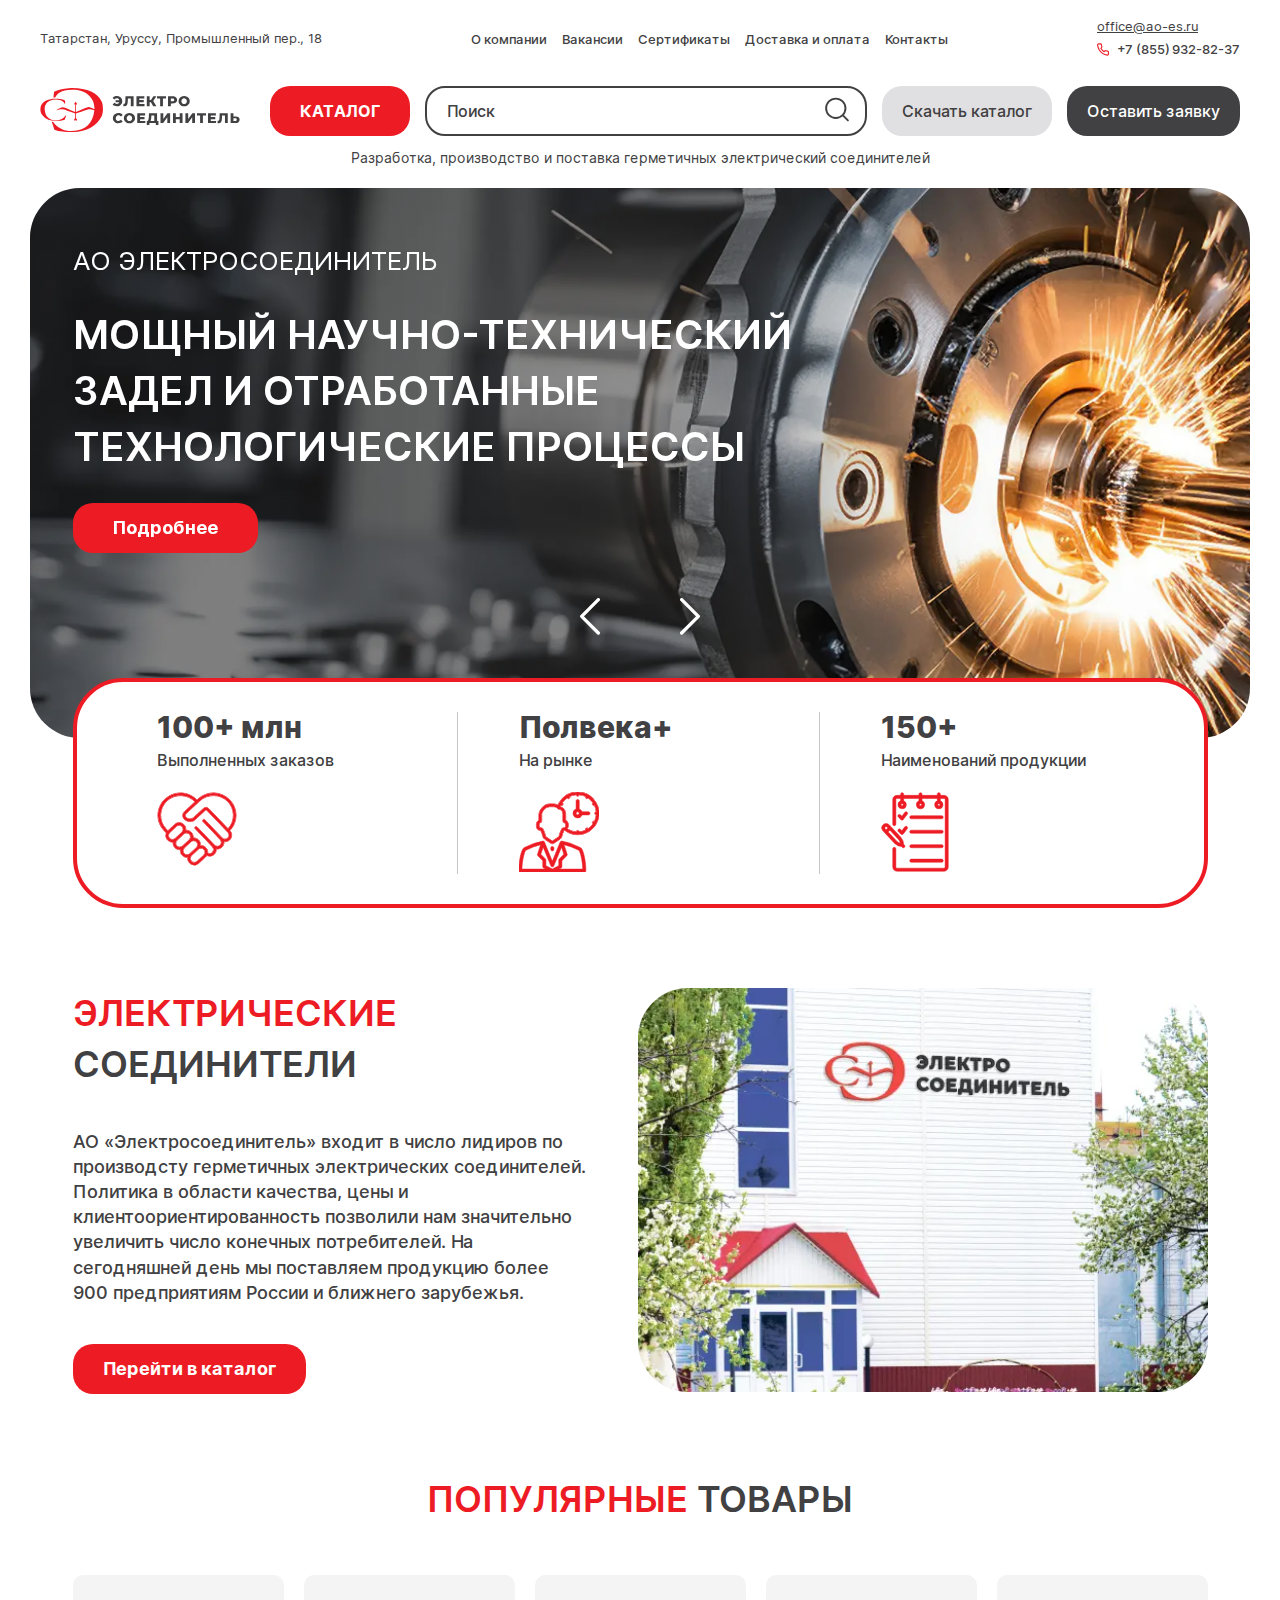
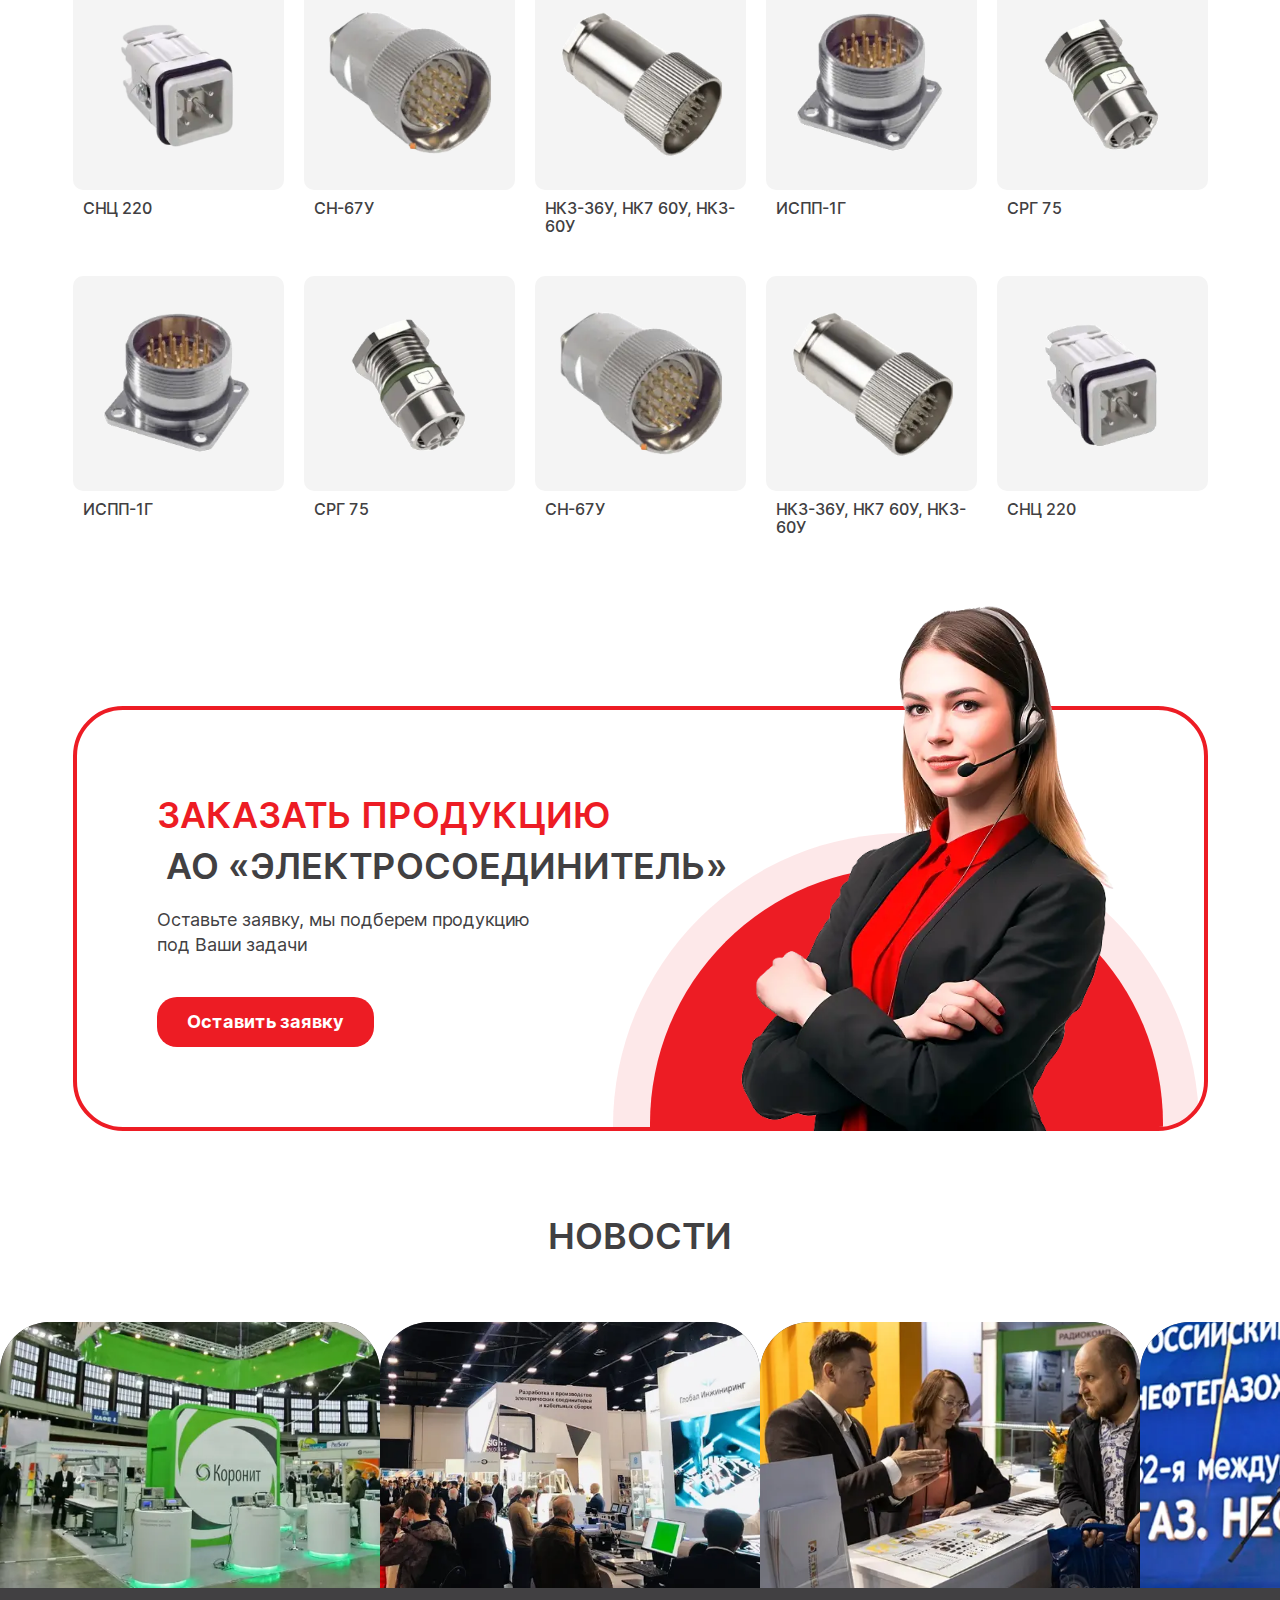
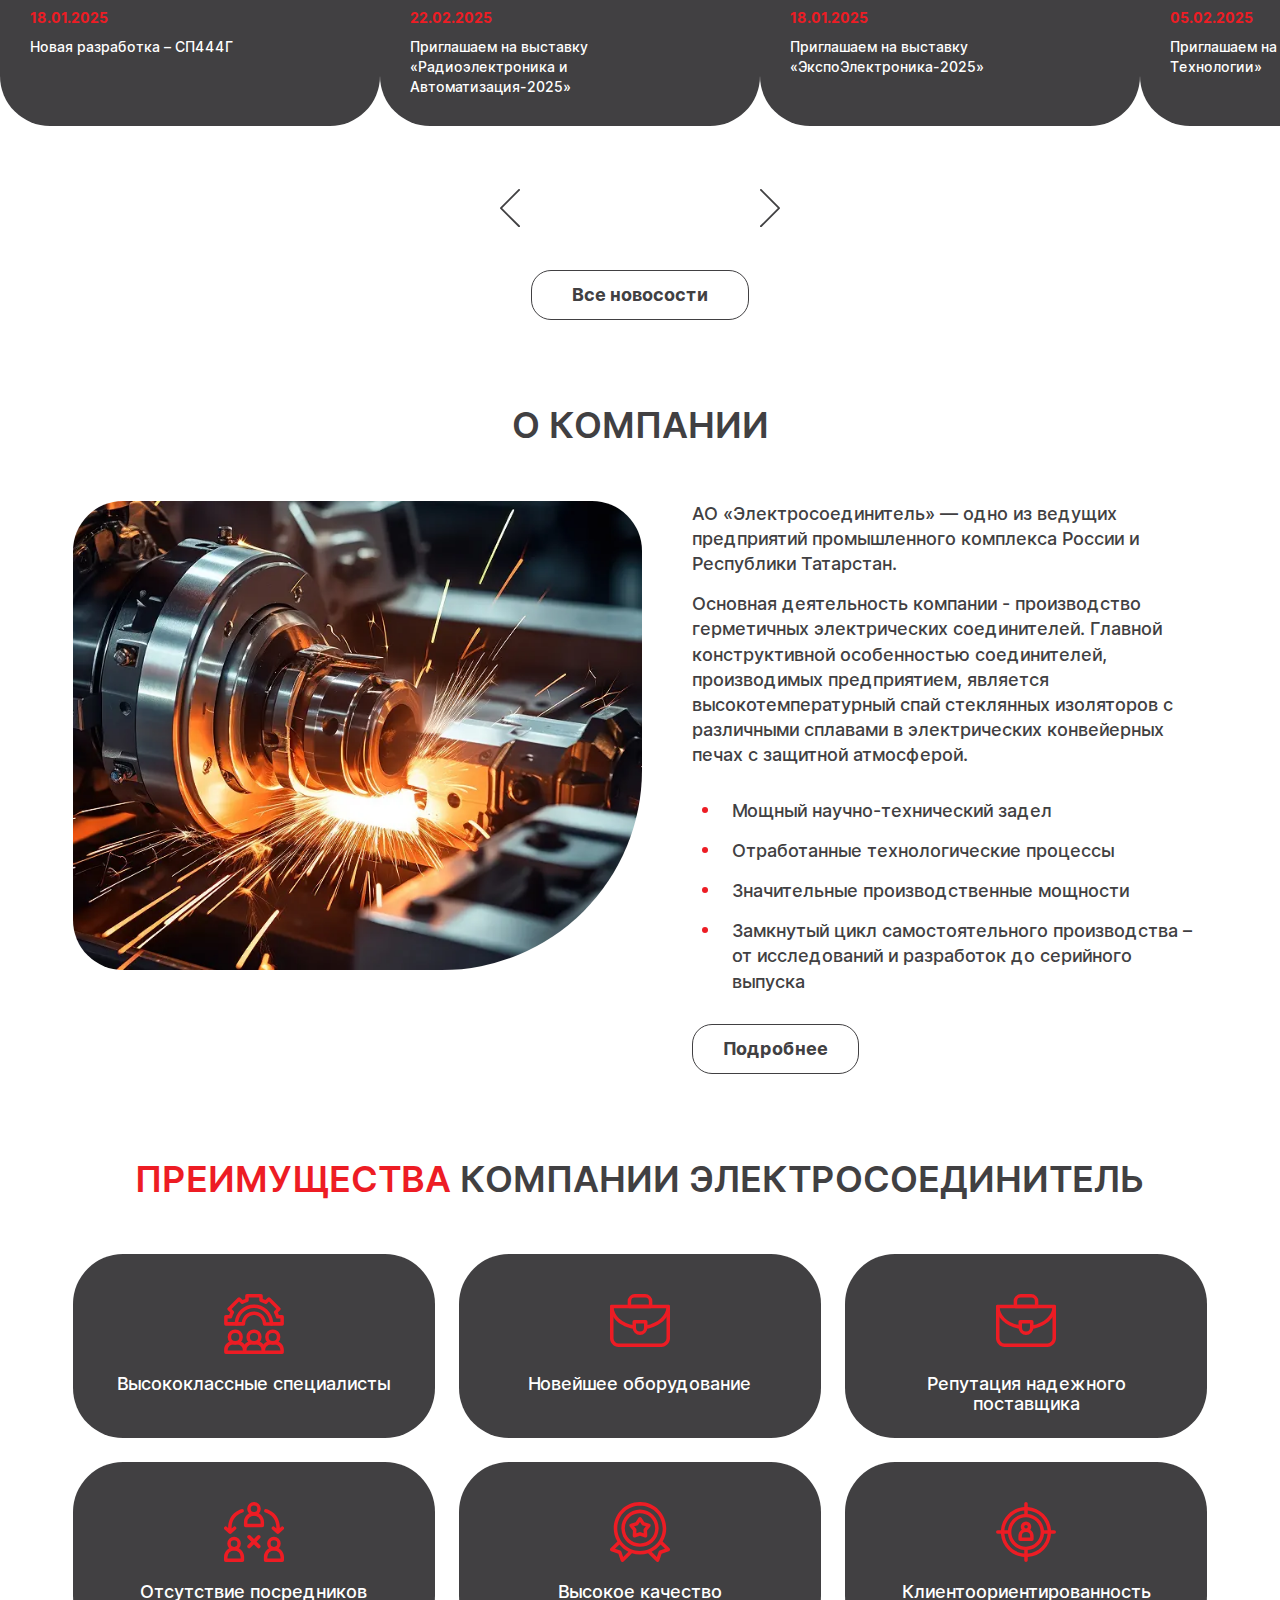
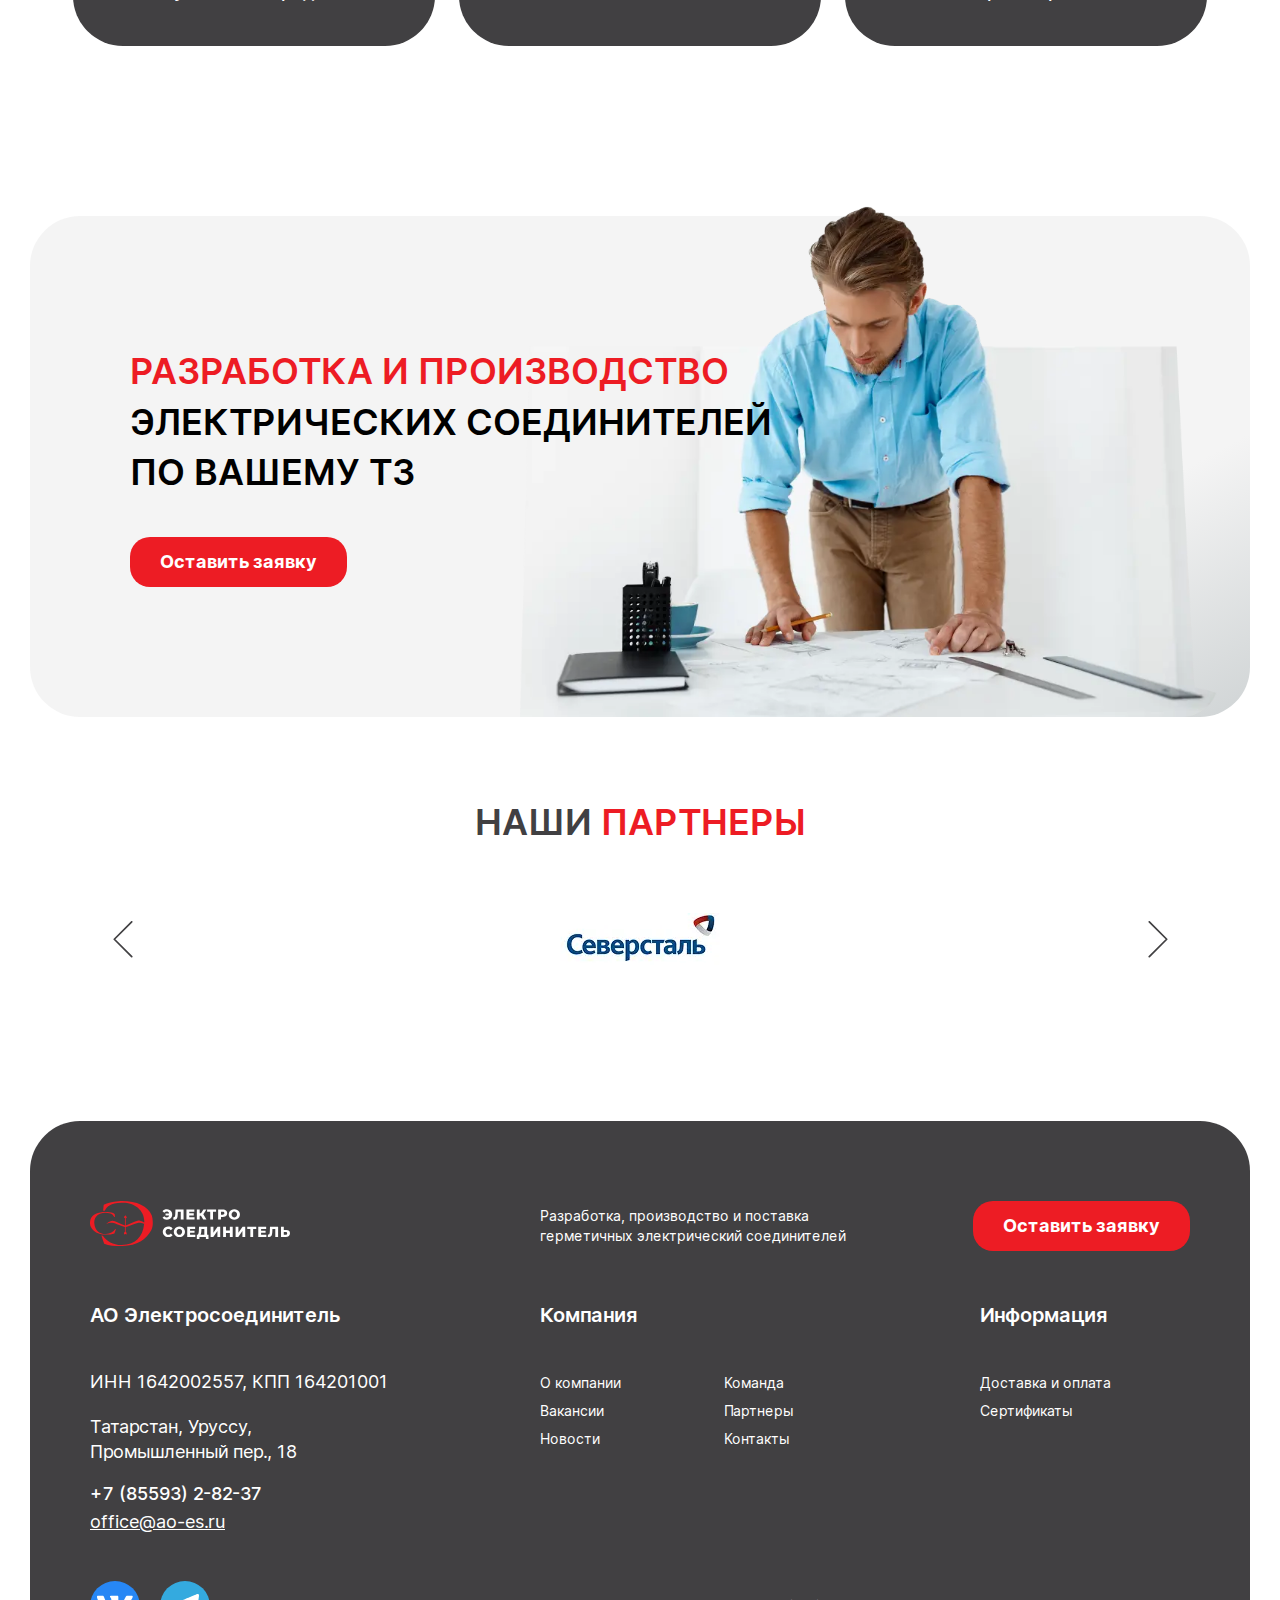
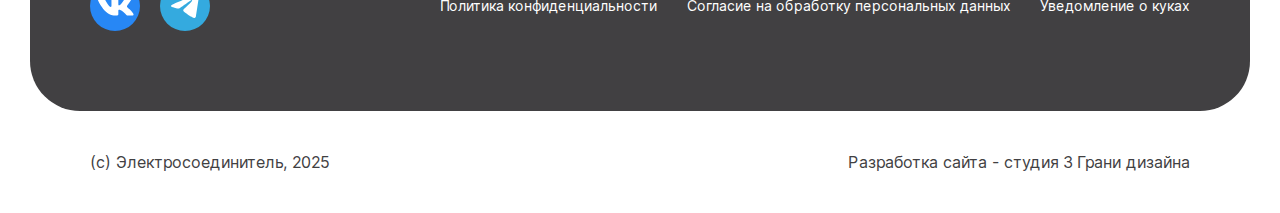
<file: index.html>
<!DOCTYPE html>
<html lang="en">

<head>
	<meta charset="UTF-8">
	<meta name="viewport" content="width=device-width, initial-scale=1.0">
	<meta name="keywords" content="">
	<link rel="stylesheet" href="css/libs.min.css">
	<link rel="stylesheet" href="css/style.min.css">
	<title>Главная</title>
</head>


<body>
	<div class="wrapper">
		<header class="header">
    <div class="container">
        <div class="header__inner">
            <div class="header-top">
                <div class="header__location">Татарстан, Уруссу, Промышленный пер., 18</div>
                <ul class="header__list">
                    <li><a href="">О компании</a></li>
                    <li><a href="">Вакансии</a></li>
                    <li><a href="">Сертификаты</a></li>
                    <li><a href="">Доставка и оплата</a></li>
                    <li><a href="">Контакты</a></li>
                </ul>
                <div class="header__group">
                    <a href="mailto:office@ao-es.ru" class="header__email">office@ao-es.ru</a>
                    <a href="tel:+78559328237" class="header__phone">
                        <i>
                            <img src="img/phone.svg" alt="">
                        </i>
                        <span>+7 (855) 932-82-37</span>
                    </a>
                </div>
            </div>
            <div class="header-center">
                <a href="" class="header__logo">
                    <img src="img/logo.svg" alt="">
                </a>
                <div class="header__group2">
                    <div class="header__catalog">
                        <a href="" class="header__catalog-show btn btn-red">
                            <span>Каталог</span>
                        </a>
                    </div>
                    <div class="header__search">
                        <input type="search" placeholder="Поиск">
                        <button class="header__search-btn">
                            <img src="img/search.svg" alt="">
                        </button>
                    </div>
                    <div class="header__btns">
                        <a href="" download="" class="header__btn btn btn-gray">
                            <span>Скачать каталог</span>
                        </a>
                        <button class="header__btn btn btn-black">
                            <span>Оставить заявку</span>
                        </button>
                    </div>
                    <div class="burger">
                        <span></span>
                        <span></span>
                        <span></span>
                    </div>
                </div>
            </div>
            <div class="header-bottom">
                <div class="header__text">Разработка, производство и поставка герметичных электрический соединителей</div>
            </div>
            <div class="header-mob">
                <div class="header__search">
                    <input type="search" placeholder="Поиск">
                    <button class="header__search-btn">
                        <img src="img/search.svg" alt="">
                    </button>
                </div>
                <div class="header__catalog">
                    <a href="" class="header__catalog-show btn btn-red">
                        <span>Каталог</span>
                    </a>
                </div>
                <ul class="header__list">
                    <li><a href="">О компании</a></li>
                    <li><a href="">Вакансии</a></li>
                    <li><a href="">Сертификаты</a></li>
                    <li><a href="">Доставка и оплата</a></li>
                    <li><a href="">Контакты</a></li>
                </ul>
                <div class="header__btns">
                    <a href="" download="" class="header__btn btn btn-gray">
                        <span>Скачать каталог</span>
                    </a>
                    <button class="header__btn btn btn-black">
                        <span>Оставить заявку</span>
                    </button>
                </div>
                <div class="header__group">
                    <a href="mailto:office@ao-es.ru" class="header__email">office@ao-es.ru</a>
                    <a href="tel:+78559328237" class="header__phone">
                        <i>
                            <img src="img/phone.svg" alt="">
                        </i>
                        <span>+7 (855) 932-82-37</span>
                    </a>
                    <div class="header__location">Татарстан, Уруссу, Промышленный пер., 18</div>
                </div>
            </div>
            <div class="menu-bg"></div>
        </div>
    </div>
</header>
		<main class="content">
			<section class="main">
				<div class="main__inner">
					<div class="main__slider">
						<div class="swiper mySwiper">
							<div class="swiper-wrapper">
								<div class="swiper-slide" style="background-image: url(img/main-img.webp)">
									<div class="container">
										<div class="main__group">
											<div class="main__subtitle">АО ЭЛЕКТРОСОЕДИНИТЕЛЬ</div>
											<h1 class="main__title">МОЩНЫЙ НАУЧНО-ТЕХНИЧЕСКИЙ ЗАДЕЛ И ОТРАБОТАННЫЕ ТЕХНОЛОГИЧЕСКИЕ ПРОЦЕССЫ</h1>
											<a href="" class="main__btn btn btn-red">
												<span>Подробнее</span>
											</a>
										</div>
									</div>
								</div>
								<div class="swiper-slide" style="background-image: url(img/main-img2.webp)">
									<div class="container">
										<div class="main__group">
											<div class="main__subtitle">ПРОИЗВОДИМ</div>
											<h1 class="main__title">ГЕРМЕТИЧНЫЕ ЭЛЕКТРИЧЕСКИЕ СОЕДИНИТЕЛИ С 1967 ГОДА</h1>
											<a href="" class="main__btn btn btn-red">
												<span>Подробнее</span>
											</a>
										</div>
									</div>
								</div>
								<div class="swiper-slide" style="background-image: url(img/main-img3.webp)">
									<div class="container">
										<div class="main__group">
											<div class="main__subtitle">АО ЭЛЕКТРОСОЕДИНИТЕЛЬ</div>
											<h1 class="main__title">ЗАМКНУТЫЙ ЦИКЛ ПРОИЗВОДСТВА – ОТ ИССЛЕДОВАНИЙ И РАЗРАБОТОК ДО СЕРИЙНОГО ВЫПУСКА</h1>
											<a href="" class="main__btn btn btn-red">
												<span>Подробнее</span>
											</a>
										</div>
									</div>
								</div>
								<div class="swiper-slide" style="background-image: url(img/main-img4.webp)">
									<div class="container">
										<div class="main__group">
											<div class="main__subtitle">ЭЛЕКТРИЧЕСКИЕ СОЕДИНИТЕЛИ</div>
											<h1 class="main__title">ПОСТАВЛЯЕМ ПРОДУКЦИЮ <br> ПО ВСЕЙ РОССИИ</h1>
											<a href="" class="main__btn btn btn-red">
												<span>Подробнее</span>
											</a>
										</div>
									</div>
								</div>
							</div>
						</div>
						<div class="main__slider-nav">
							<div class="swiper-button-prev">
								<svg width="24" height="44" viewBox="0 0 24 44" fill="none" xmlns="http://www.w3.org/2000/svg">
									<path d="M22 42L2 22L22 2" stroke="white" stroke-width="4" stroke-linecap="round" stroke-linejoin="round"/>
								</svg>
							</div>
							<div class="swiper-pagination"></div>
							<div class="swiper-button-next">
								<svg width="24" height="44" viewBox="0 0 24 44" fill="none" xmlns="http://www.w3.org/2000/svg">
									<path d="M2 42L22 22L2 2" stroke="white" stroke-width="4" stroke-linecap="round" stroke-linejoin="round"/>
								</svg>
							</div>
						</div>
					</div>
				</div>
			</section>
			<section class="info">
				<div class="container">
					<div class="info__inner">
						<div class="info__items">
							<div class="info__item">
								<div class="info__item-group">
									<div class="info__item-title">100+ млн</div>
									<div class="info__item-text">Выполненных заказов</div>
									<div class="info__item-icon">
										<img src="img/info-icon.svg" alt="">
									</div>
								</div>
							</div>
							<div class="info__item">
								<div class="info__item-group">
									<div class="info__item-title">Полвека+</div>
									<div class="info__item-text">На рынке</div>
									<div class="info__item-icon">
										<img src="img/info-icon2.svg" alt="">
									</div>
								</div>
							</div>
							<div class="info__item">
								<div class="info__item-group">
									<div class="info__item-title">150+</div>
									<div class="info__item-text">Наименований продукции</div>
									<div class="info__item-icon">
										<img src="img/info-icon3.svg" alt="">
									</div>
								</div>
							</div>
						</div>
					</div>
				</div>
			</section>
			<section class="info2">
				<div class="container">
					<div class="info2__inner">
						<div class="info2__desc">
							<h2 class="info2__title h2"><span>Электрические</span> соединители</h2>
							<div class="info2__text">
								<p>АО «Электросоединитель» входит в число лидиров по производсту герметичных электрических соединителей. Политика в области качества, цены и клиентоориентированность позволили нам значительно увеличить число конечных потребителей. На сегодняшней день мы поставляем продукцию более 900 предприятиям России и ближнего зарубежья.</p>
							</div>
							<a class="info2__btn btn btn-red" href="">
								<span>Перейти в каталог</span>
							</a>
						</div>
						<div class="info2__img">
							<img src="img/info2-img.webp" alt="">
						</div>
					</div>
				</div>
			</section>
			<section class="products">
				<div class="container">
					<div class="products__inner">
						<h2 class="products__title h2"><span>Популярные</span> товары</h2>
						<div class="products__cards">
							<div class="product-card">
								<a href="" class="product-card__img">
									<img src="img/product-card__img.webp" alt="">
								</a>
								<a href="" class="product-card__name">СНЦ 220</a>
							</div>
							<div class="product-card">
								<a href="" class="product-card__img">
									<img src="img/product-card__img2.webp" alt="">
								</a>
								<a href="" class="product-card__name">СН-67У</a>
							</div>
							<div class="product-card">
								<a href="" class="product-card__img">
									<img src="img/product-card__img3.webp" alt="">
								</a>
								<a href="" class="product-card__name">НК3-36У, НК7 60У, НК3-60У</a>
							</div>
							<div class="product-card">
								<a href="" class="product-card__img">
									<img src="img/product-card__img4.webp" alt="">
								</a>
								<a href="" class="product-card__name">ИСПП-1Г</a>
							</div>
							<div class="product-card">
								<a href="" class="product-card__img">
									<img src="img/product-card__img5.webp" alt="">
								</a>
								<a href="" class="product-card__name">СРГ 75</a>
							</div>
							<div class="product-card">
								<a href="" class="product-card__img">
									<img src="img/product-card__img6.webp" alt="">
								</a>
								<a href="" class="product-card__name">ИСПП-1Г</a>
							</div>
							<div class="product-card">
								<a href="" class="product-card__img">
									<img src="img/product-card__img7.webp" alt="">
								</a>
								<a href="" class="product-card__name">СРГ 75</a>
							</div>
							<div class="product-card">
								<a href="" class="product-card__img">
									<img src="img/product-card__img8.webp" alt="">
								</a>
								<a href="" class="product-card__name">СН-67У</a>
							</div>
							<div class="product-card">
								<a href="" class="product-card__img">
									<img src="img/product-card__img9.webp" alt="">
								</a>
								<a href="" class="product-card__name">НК3-36У, НК7 60У, НК3-60У</a>
							</div>
							<div class="product-card">
								<a href="" class="product-card__img">
									<img src="img/product-card__img10.webp" alt="">
								</a>
								<a href="" class="product-card__name">СНЦ 220</a>
							</div>
						</div>
					</div>
				</div>
			</section>
			<section class="application">
				<div class="container">
					<div class="application__inner">
						<div class="application__wrap">
							<div class="application__desc">
								<h2 class="application__title h2"><span>Заказать продукцию</span> <br>  АО «Электросоединитель»</h2>
								<div class="application__text">Оставьте заявку, мы подберем продукцию под Ваши задачи</div>
								<button class="application__btn btn btn-red">
									<span>Оставить заявку</span>
								</button>
							</div>
						</div>
						<div class="application__img">
							<img src="img/application-img.webp" alt="">
						</div>
					</div>
				</div>
			</section>
			<section class="news">
				<div class="news__inner">
					<h2 class="news__title h2">НОВОСТИ</h2>
					<div class="news__slider">
						<div class="swiper mySwiper">
							<div class="swiper-wrapper">
								<div class="swiper-slide news-card">
									<a href="" class="news-card__img">
										<img src="img/news-img.webp" alt="">
									</a>
									<div class="news-card__desc">
										<div class="news-card__date">18.01.2025</div>
										<a href="" class="news-card__title">Новая разработка – СП444Г</a>
									</div>
								</div>
								<div class="swiper-slide news-card">
									<a href="" class="news-card__img">
										<img src="img/news-img2.webp" alt="">
									</a>
									<div class="news-card__desc">
										<div class="news-card__date">22.02.2025</div>
										<a href="" class="news-card__title">Приглашаем на выставку «Радиоэлектроника и Автоматизация-2025»</a>
									</div>
								</div>
								<div class="swiper-slide news-card">
									<a href="" class="news-card__img">
										<img src="img/news-img3.webp" alt="">
									</a>
									<div class="news-card__desc">
										<div class="news-card__date">18.01.2025</div>
										<a href="" class="news-card__title">Приглашаем на выставку «ЭкспоЭлектроника-2025»</a>
									</div>
								</div>
								<div class="swiper-slide news-card">
									<a href="" class="news-card__img">
										<img src="img/news-img4.webp" alt="">
									</a>
									<div class="news-card__desc">
										<div class="news-card__date">05.02.2025</div>
										<a href="" class="news-card__title">Приглашаем на выставку «Газ. Нефть. Технологии»</a>
									</div>
								</div>
							</div>
						</div>
						<div class="news__slider-nav">
							<div class="swiper-button-prev">
								<svg width="22" height="42" viewBox="0 0 22 42" fill="none" xmlns="http://www.w3.org/2000/svg">
									<path d="M21 41L1 21L21 1" stroke="#414042" stroke-width="2" stroke-linecap="round" stroke-linejoin="round"/>
								</svg>
							</div>
							<div class="swiper-pagination"></div>
							<div class="swiper-button-next">
								<svg width="22" height="42" viewBox="0 0 22 42" fill="none" xmlns="http://www.w3.org/2000/svg">
									<path d="M1 41L21 21L1 1" stroke="#414042" stroke-width="2" stroke-linecap="round" stroke-linejoin="round"/>
								</svg>
							</div>
						</div>
					</div>
					<div class="news__bottom">
						<a class="news__btn btn btn-black__outline" href="">
							<span>Все новосости</span>
						</a>
					</div>
				</div>
			</section>
			<section class="about info2">
				<div class="container">
					<h2 class="info2__title h2">О КОМПАНИИ</h2>
					<div class="info2__inner">
						<div class="info2__img">
							<img src="img/about-img.webp" alt="">
						</div>
						<div class="info2__desc">
							<div class="info2__text">
								<p>АО «Электросоединитель» — одно из ведущих предприятий промышленного комплекса России и Республики Татарстан.</p>
								<p>Основная деятельность компании - производство герметичных электрических соединителей. Главной конструктивной особенностью соединителей, производимых предприятием, является высокотемпературный спай стеклянных изоляторов с различными сплавами в электрических конвейерных печах с защитной атмосферой.</p>
							</div>
							<ul class="info2__list">
								<li>Мощный научно-технический задел</li>
								<li>Отработанные технологические процессы</li>
								<li>Значительные производственные мощности</li>
								<li>Замкнутый цикл самостоятельного производства – от исследований и разработок до серийного выпуска</li>
							</ul>
							<a class="info2__btn btn btn-black__outline" href="">
								<span>Подробнее</span>
							</a>
						</div>
					</div>
				</div>
			</section>
			<section class="advantages">
				<div class="container">
					<div class="advantages__inner">
						<h2 class="advantages__title h2"><span>ПРЕИМУЩЕСТВА</span> КОМПАНИИ ЭЛЕКТРОСОЕДИНИТЕЛЬ</h2>
						<div class="advantages__items">
							<div class="advantages__item">
								<div class="advantages__item-icon">
									<img src="img/advantages-icon.svg" alt="">
								</div>
								<div class="advantages__item-title">Высококлассные специалисты</div>
							</div>
							<div class="advantages__item">
								<div class="advantages__item-icon">
									<img src="img/advantages-icon3.svg" alt="">
								</div>
								<div class="advantages__item-title">Новейшее оборудование</div>
							</div>
							<div class="advantages__item">
								<div class="advantages__item-icon">
									<img src="img/advantages-icon3.svg" alt="">
								</div>
								<div class="advantages__item-title">Репутация надежного поставщика</div>
							</div>
							<div class="advantages__item">
								<div class="advantages__item-icon">
									<img src="img/advantages-icon4.svg" alt="">
								</div>
								<div class="advantages__item-title">Отсутствие посредников</div>
							</div>
							<div class="advantages__item">
								<div class="advantages__item-icon">
									<img src="img/advantages-icon5.svg" alt="">
								</div>
								<div class="advantages__item-title">Высокое качество</div>
							</div>
							<div class="advantages__item">
								<div class="advantages__item-icon">
									<img src="img/advantages-icon6.svg" alt="">
								</div>
								<div class="advantages__item-title">Клиентоориентированность</div>
							</div>
						</div>
					</div>
				</div>
			</section>
			<section class="application application2">
				<div class="container">
					<div class="application__inner">
						<div class="application__wrap">
							<div class="application__desc">
								<h2 class="application__title h2"><span>РАЗРАБОТКА И ПРОИЗВОДСТВО</span> ЭЛЕКТРИЧЕСКИХ СОЕДИНИТЕЛЕЙ ПО ВАШЕМУ ТЗ</h2>
								<button class="application__btn btn btn-red">
									<span>Оставить заявку</span>
								</button>
							</div>
						</div>
						<div class="application__img">
							<img src="img/application-img2.webp" alt="">
						</div>
					</div>
				</div>
			</section>
			<section class="partners">
				<div class="container">
					<div class="partners__inner">
						<h2 class="partners__title h2">НАШИ <span>ПАРТНЕРЫ</span></h2>
						<div class="partners__slider">
							<div class="swiper mySwiper">
								<div class="swiper-wrapper">
									<div class="swiper-slide">
										<img src="img/partners-img.webp" alt="">
									</div>
									<div class="swiper-slide">
										<img src="img/partners-img2.webp" alt="">
									</div>
									<div class="swiper-slide">
										<img src="img/partners-img3.webp" alt="">
									</div>
									<div class="swiper-slide">
										<img src="img/partners-img4.webp" alt="">
									</div>
									<div class="swiper-slide">
										<img src="img/partners-img5.webp" alt="">
									</div>
									<div class="swiper-slide">
										<img src="img/partners-img5.webp" alt="">
									</div>
									<div class="swiper-slide">
										<img src="img/partners-img4.webp" alt="">
									</div>
									<div class="swiper-slide">
										<img src="img/partners-img3.webp" alt="">
									</div>
									<div class="swiper-slide">
										<img src="img/partners-img2.webp" alt="">
									</div>
									<div class="swiper-slide">
										<img src="img/partners-img.webp" alt="">
									</div>
								</div>
							</div>
							<div class="partners__slider-nav">
								<div class="swiper-button-prev">
									<svg width="23" height="42" viewBox="0 0 23 42" fill="none" xmlns="http://www.w3.org/2000/svg">
										<path d="M21.5 41L1.5 21L21.5 1" stroke="#414042" stroke-width="2" stroke-linecap="round" stroke-linejoin="round"/>
									</svg>
								</div>
								<div class="swiper-pagination"></div>
								<div class="swiper-button-next">
									<svg width="23" height="42" viewBox="0 0 23 42" fill="none" xmlns="http://www.w3.org/2000/svg">
										<path d="M1.5 41L21.5 21L1.5 1" stroke="#414042" stroke-width="2" stroke-linecap="round" stroke-linejoin="round"/>
									</svg>
								</div>
							</div>
						</div>
					</div>
				</div>
			</section>
		</main>
		<footer class="footer">
    <div class="footer-top">
        <div class="container">
            <div class="footer-top__inner">
                <div class="footer__group">
                    <a class="footer__logo" href="">
                        <img src="img/logo2.svg" alt="">
                    </a>
                    <div class="footer__subgroup">
                        <div class="footer__text">Разработка, производство и поставка герметичных электрический соединителей</div>
                        <button class="footer__btn btn btn-red">
                            <span>Оставить заявку</span>
                        </button>
                    </div>
                </div>
                <div class="footer__group2">
                    <div class="footer__subgroup2">
                        <div class="footer__subtitle">АО Электросоединитель</div>
                        <div class="footer__items">
                            <div class="footer__item footer__info">
                                <span>ИНН 1642002557,</span>
                                <span>КПП 164201001</span>
                            </div>
                            <div class="footer__item footer__location">Татарстан, Уруссу, <br> Промышленный пер., 18</div>
                            <div class="footer__item">
                                <a class="footer__phone" href="tel:+78559328237">+7 (85593) 2-82-37</a>
                                <a class="footer__email" href="mailto:office@ao-es.ru">office@ao-es.ru</a>
                            </div>
                        </div>
                    </div>
                    <div class="footer__items2">
                        <div class="footer__item2">
                            <div class="footer__subtitle">Компания</div>
                            <nav class="footer__nav">
                                <ul class="footer__list">
                                    <li><a href="">О компании</a></li>
                                    <li><a href="">Вакансии</a></li>
                                    <li><a href="">Новости</a></li>
                                </ul>
                                <ul class="footer__list">
                                    <li><a href="">Команда</a></li>
                                    <li><a href="">Партнеры</a></li>
                                    <li><a href="">Контакты</a></li>
                                </ul>
                            </nav>
                        </div>
                        <div class="footer__item2">
                            <div class="footer__subtitle">Информация</div>
                            <nav class="footer__nav">
                                <ul class="footer__list">
                                    <li><a href="">Доставка и оплата</a></li>
                                    <li><a href="">Сертификаты   </a></li>
                                </ul>
                            </nav>
                        </div>
                    </div>
                </div>
                <div class="footer__group3">
                    <div class="footer__socials">
                        <a class="footer__social vk" href="">
                            <img src="img/vk.svg" alt="">
                        </a>
                        <a class="footer__social tg" href="">
                            <img src="img/telegram.svg" alt="">
                        </a>
                    </div>
                    <div class="footer__links">
                        <a class="footer__link" href="">Политика конфиденциальности</a>
                        <a class="footer__link" href="">Согласие на обработку персональных данных</a>
                        <a class="footer__link" href="">Уведомление о куках</a>
                    </div>
                </div>
            </div>
        </div>
    </div>
    <div class="footer-bottom">
        <div class="container">
            <div class="footer-bottom__inner">
                <div class="footer__text2">
                    <p>(с) Электросоединитель, 2025</p>
                    <p>Разработка сайта - <a href="">студия 3 Грани дизайна</a></p>
                </div>
            </div>
        </div>
    </div>
</footer>

		<button class="up">
			<span class="up-icon">
				<svg width="44" height="44" viewBox="0 0 44 44" fill="none" xmlns="http://www.w3.org/2000/svg">
					<path d="M22 34.834L22 9.16732" stroke="#ED1C24" stroke-width="4" stroke-linecap="round" stroke-linejoin="round"/>
					<path d="M34.833 22L21.9997 9.16667L9.16634 22" stroke="#ED1C24" stroke-width="4" stroke-linecap="round" stroke-linejoin="round"/>
				</svg>
			</span>
			<span class="up-text">На верх</span>
		</button>
	</div>
	<script src="js/libs.min.js"></script>
<script src="js/main.min.js"></script>

</body>

</html>
</file>
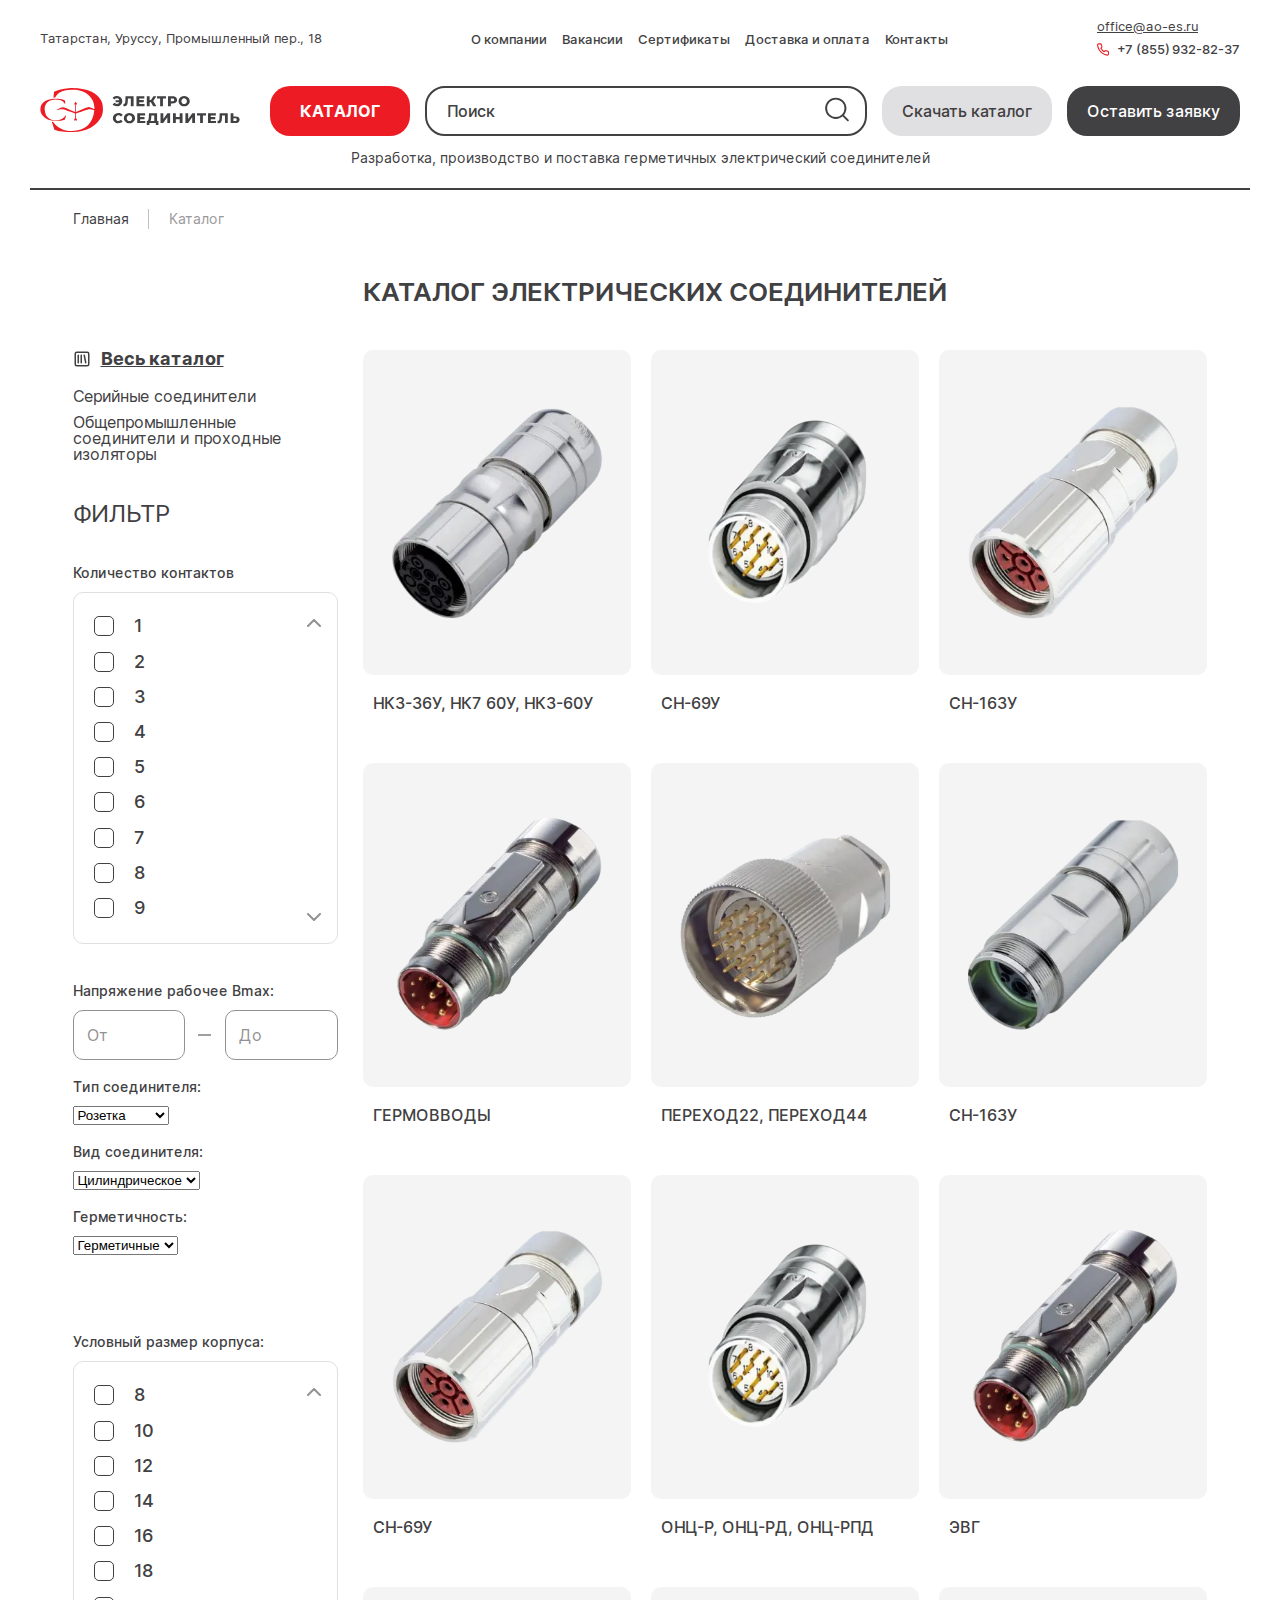
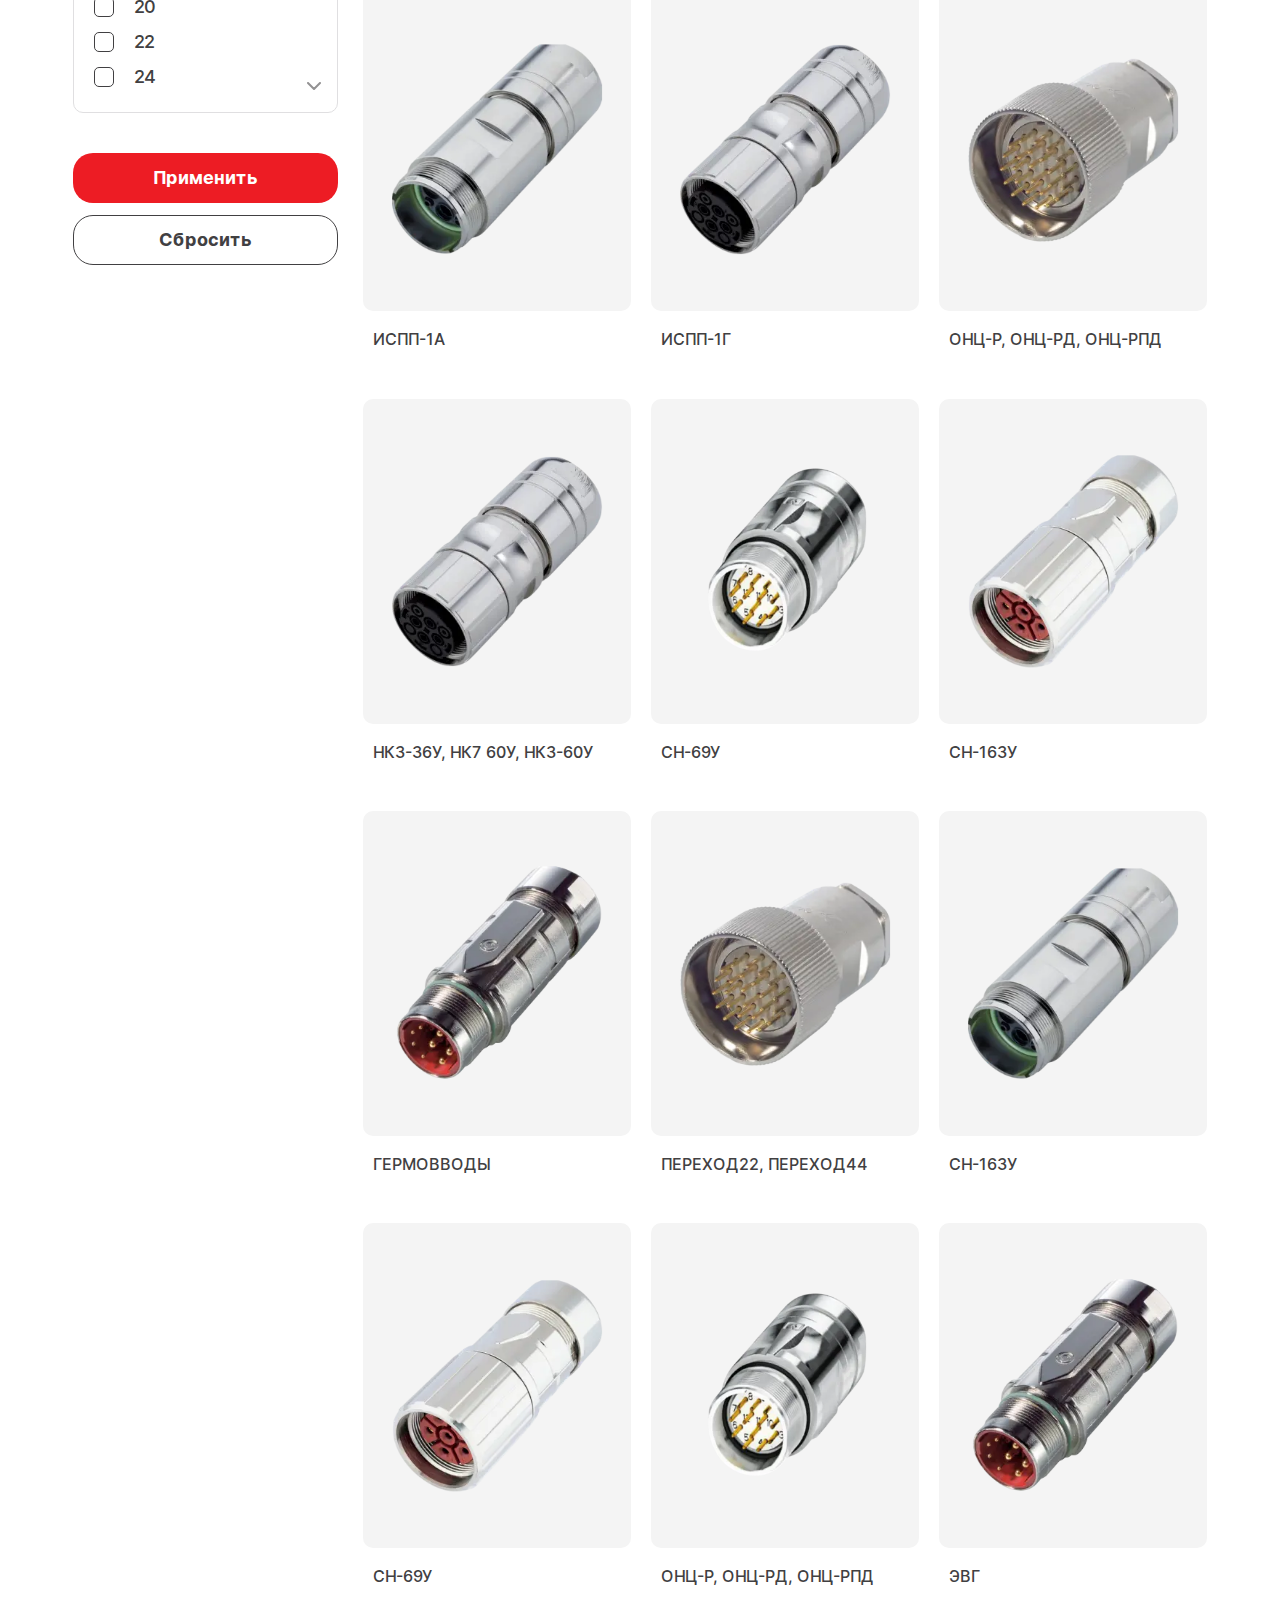
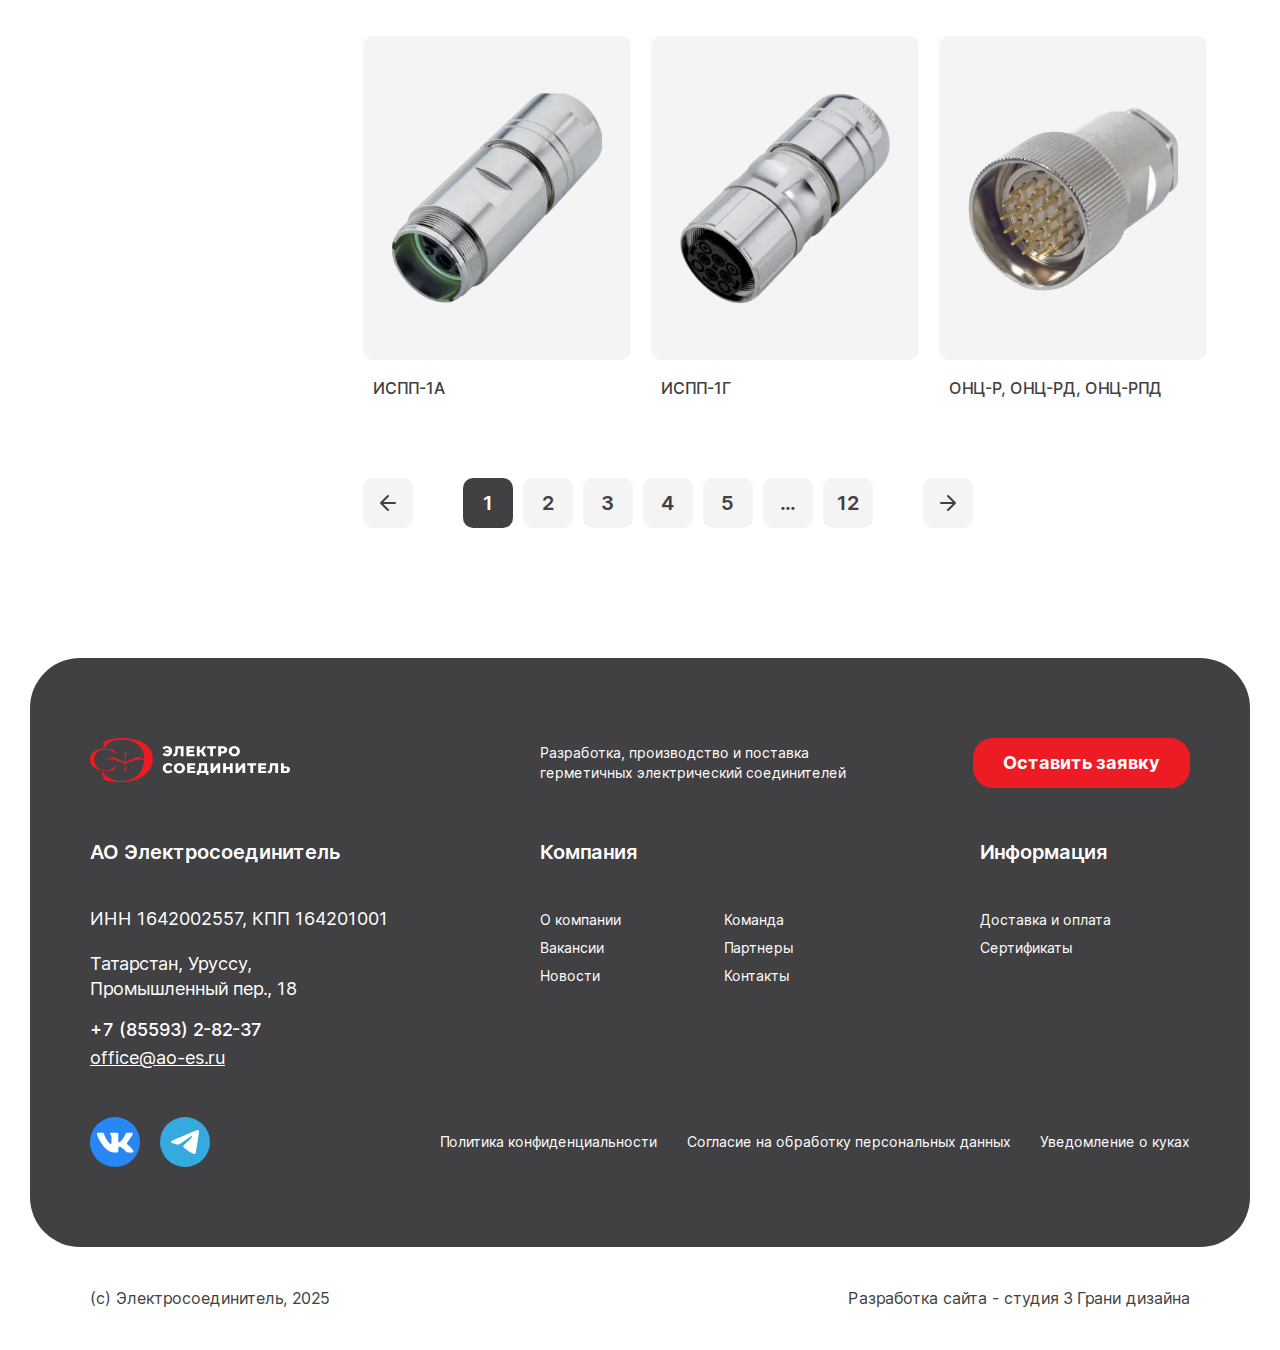
<file: catalog.html>
<!DOCTYPE html>
<html lang="en">

<head>
	<meta charset="UTF-8">
	<meta name="viewport" content="width=device-width, initial-scale=1.0">
	<meta name="keywords" content="">
	<link rel="stylesheet" href="css/libs.min.css">
	<link rel="stylesheet" href="css/style.min.css">
	<title>Каталог</title>
</head>


<body>
	<div class="wrapper">
		<header class="header">
    <div class="container">
        <div class="header__inner">
            <div class="header-top">
                <div class="header__location">Татарстан, Уруссу, Промышленный пер., 18</div>
                <ul class="header__list">
                    <li><a href="">О компании</a></li>
                    <li><a href="">Вакансии</a></li>
                    <li><a href="">Сертификаты</a></li>
                    <li><a href="">Доставка и оплата</a></li>
                    <li><a href="">Контакты</a></li>
                </ul>
                <div class="header__group">
                    <a href="mailto:office@ao-es.ru" class="header__email">office@ao-es.ru</a>
                    <a href="tel:+78559328237" class="header__phone">
                        <i>
                            <img src="img/phone.svg" alt="">
                        </i>
                        <span>+7 (855) 932-82-37</span>
                    </a>
                </div>
            </div>
            <div class="header-center">
                <a href="" class="header__logo">
                    <img src="img/logo.svg" alt="">
                </a>
                <div class="header__group2">
                    <div class="header__catalog">
                        <a href="" class="header__catalog-show btn btn-red">
                            <span>Каталог</span>
                        </a>
                    </div>
                    <div class="header__search">
                        <input type="search" placeholder="Поиск">
                        <button class="header__search-btn">
                            <img src="img/search.svg" alt="">
                        </button>
                    </div>
                    <div class="header__btns">
                        <a href="" download="" class="header__btn btn btn-gray">
                            <span>Скачать каталог</span>
                        </a>
                        <button class="header__btn btn btn-black">
                            <span>Оставить заявку</span>
                        </button>
                    </div>
                    <div class="burger">
                        <span></span>
                        <span></span>
                        <span></span>
                    </div>
                </div>
            </div>
            <div class="header-bottom">
                <div class="header__text">Разработка, производство и поставка герметичных электрический соединителей</div>
            </div>
            <div class="header-mob">
                <div class="header__search">
                    <input type="search" placeholder="Поиск">
                    <button class="header__search-btn">
                        <img src="img/search.svg" alt="">
                    </button>
                </div>
                <div class="header__catalog">
                    <a href="" class="header__catalog-show btn btn-red">
                        <span>Каталог</span>
                    </a>
                </div>
                <ul class="header__list">
                    <li><a href="">О компании</a></li>
                    <li><a href="">Вакансии</a></li>
                    <li><a href="">Сертификаты</a></li>
                    <li><a href="">Доставка и оплата</a></li>
                    <li><a href="">Контакты</a></li>
                </ul>
                <div class="header__btns">
                    <a href="" download="" class="header__btn btn btn-gray">
                        <span>Скачать каталог</span>
                    </a>
                    <button class="header__btn btn btn-black">
                        <span>Оставить заявку</span>
                    </button>
                </div>
                <div class="header__group">
                    <a href="mailto:office@ao-es.ru" class="header__email">office@ao-es.ru</a>
                    <a href="tel:+78559328237" class="header__phone">
                        <i>
                            <img src="img/phone.svg" alt="">
                        </i>
                        <span>+7 (855) 932-82-37</span>
                    </a>
                    <div class="header__location">Татарстан, Уруссу, Промышленный пер., 18</div>
                </div>
            </div>
            <div class="menu-bg"></div>
        </div>
    </div>
</header>
		<main class="content">
			<section class="breadcrumbs">
				<div class="container">
					<div class="breadcrumbs__items">
						<a href="index.html" class="breadcrumbs__item">Главная</a>
						<span class="breadcrumbs__item breadcrumbs__item--active">Каталог</span>
					</div>
				</div>
			</section>
			<section class="catalog">
				<div class="container">
					<div class="catalog__inner">
						<h1 class="catalog__title">КАТАЛОГ ЭЛЕКТРИЧЕСКИХ СОЕДИНИТЕЛЕЙ</h1>
						<div class="catalog__wrap">
							<div class="catalog-sidebar">
								<h2 class="catalog__title h2">КАТАЛОГ ЭЛЕКТРИЧЕСКИХ СОЕДИНИТЕЛЕЙ</h2>
								<button class="filter-btn item-show btn btn-red">
									<span class="filter-btn__text">ФИЛЬТР</span>
									<span class="filter-btn__icon">
									<svg width="17" height="10" viewBox="0 0 17 10" fill="none" xmlns="http://www.w3.org/2000/svg">
										<path d="M1 1.25L8.5 8.75L16 1.25" stroke="white" stroke-width="2" stroke-linecap="round" stroke-linejoin="round"/>
									</svg>
								</span>
								</button>
								<div class="filter-content item-hidden">
									<a href="" class="catalog-sidebar__title">
										<i>
											<img src="img/catalog-icon.svg" alt="">
										</i>
										<span>Весь каталог</span>
									</a>
									<div class="catalog-sidebar__text">
										<p>Серийные соединители</p>
										<p>Общепромышленные соединители и проходные изоляторы</p>
									</div>
									<div class="catalog-form__wrap">
										<div class="catalog-form__title">ФИЛЬТР</div>
										<form class="catalog-form">
											<div class="catalog-form__group">
												<div class="catalog-form__subtitle">Количество контактов</div>
												<div class="catalog-form__checkboxes-wrap scroll-wrapper">
													<div class="scroll-up">
														<img src="img/up.svg" alt="">
													</div>
													<div class="scroll-down">
														<img src="img/down.svg" alt="">
													</div>
													<div class="catalog-form__checkboxes scroll-container">
														<div class="catalog-form__checkbox">
															<input type="checkbox">
															<label>1</label>
														</div>
														<div class="catalog-form__checkbox">
															<input type="checkbox">
															<label>2</label>
														</div>
														<div class="catalog-form__checkbox">
															<input type="checkbox">
															<label>3</label>
														</div>
														<div class="catalog-form__checkbox">
															<input type="checkbox">
															<label>4</label>
														</div>
														<div class="catalog-form__checkbox">
															<input type="checkbox">
															<label>5</label>
														</div>
														<div class="catalog-form__checkbox">
															<input type="checkbox">
															<label>6</label>
														</div>
														<div class="catalog-form__checkbox">
															<input type="checkbox">
															<label>7</label>
														</div>
														<div class="catalog-form__checkbox">
															<input type="checkbox">
															<label>8</label>
														</div>
														<div class="catalog-form__checkbox">
															<input type="checkbox">
															<label>9</label>
														</div>
														<div class="catalog-form__checkbox">
															<input type="checkbox">
															<label>10</label>
														</div>
														<div class="catalog-form__checkbox">
															<input type="checkbox">
															<label>11</label>
														</div>
														<div class="catalog-form__checkbox">
															<input type="checkbox">
															<label>12</label>
														</div>
														<div class="catalog-form__checkbox">
															<input type="checkbox">
															<label>13</label>
														</div>
														<div class="catalog-form__checkbox">
															<input type="checkbox">
															<label>14</label>
														</div>
													</div>
												</div>
											</div>
											<div class="catalog-form__group">
												<div class="catalog-form__subgroup">
													<div class="catalog-form__subtitle">Напряжение рабочее Вmax:</div>
													<div class="catalog-form__price-wrap">
														<div class="catalog-form__price">
															<input type="text">
															<span>От</span>
														</div>
														<div class="catalog-form__price">
															<input type="text">
															<span>До</span>
														</div>
													</div>
												</div>
												<hr>
												<div class="catalog-form__subgroup">
													<div class="catalog-form__subtitle">Тип соединителя:</div>
													<div class="catalog-form__select custom_select">
														<select>
															<option value="">Розетка</option>
															<option value="">Категория 1</option>
															<option value="">Категория 2</option>
															<option value="">Категория 3</option>
														</select>
													</div>
												</div>
												<hr>
												<div class="catalog-form__subgroup">
													<div class="catalog-form__subtitle">Вид соединителя:</div>
													<div class="catalog-form__select custom_select">
														<select>
															<option value="">Цилиндрическое</option>
															<option value="">Категория 1</option>
															<option value="">Категория 2</option>
															<option value="">Категория 3</option>
														</select>
													</div>
												</div>
												<hr>
												<div class="catalog-form__subgroup">
													<div class="catalog-form__subtitle">Герметичность:</div>
													<div class="catalog-form__select custom_select">
														<select>
															<option value="">Герметичные</option>
															<option value="">Категория 1</option>
															<option value="">Категория 2</option>
															<option value="">Категория 3</option>
														</select>
													</div>
												</div>
											</div>
											<div class="catalog-form__group">
												<hr>
												<hr>
												<div class="catalog-form__subtitle">Условный размер корпуса:</div>
												<div class="catalog-form__checkboxes-wrap scroll-wrapper">
													<div class="scroll-up">
														<img src="img/up.svg" alt="">
													</div>
													<div class="scroll-down">
														<img src="img/down.svg" alt="">
													</div>
													<div class="catalog-form__checkboxes scroll-container">
														<div class="catalog-form__checkbox">
															<input type="checkbox">
															<label>8</label>
														</div>
														<div class="catalog-form__checkbox">
															<input type="checkbox">
															<label>10</label>
														</div>
														<div class="catalog-form__checkbox">
															<input type="checkbox">
															<label>12</label>
														</div>
														<div class="catalog-form__checkbox">
															<input type="checkbox">
															<label>14</label>
														</div>
														<div class="catalog-form__checkbox">
															<input type="checkbox">
															<label>16</label>
														</div>
														<div class="catalog-form__checkbox">
															<input type="checkbox">
															<label>18</label>
														</div>
														<div class="catalog-form__checkbox">
															<input type="checkbox">
															<label>20</label>
														</div>
														<div class="catalog-form__checkbox">
															<input type="checkbox">
															<label>22</label>
														</div>
														<div class="catalog-form__checkbox">
															<input type="checkbox">
															<label>24</label>
														</div>
														<div class="catalog-form__checkbox">
															<input type="checkbox">
															<label>26</label>
														</div>
														<div class="catalog-form__checkbox">
															<input type="checkbox">
															<label>28</label>
														</div>
														<div class="catalog-form__checkbox">
															<input type="checkbox">
															<label>30</label>
														</div>
														<div class="catalog-form__checkbox">
															<input type="checkbox">
															<label>32</label>
														</div>
														<div class="catalog-form__checkbox">
															<input type="checkbox">
															<label>34</label>
														</div>
													</div>
												</div>
											</div>
											<div class="catalog-form__btns">
												<button class="catalog-form__btn btn btn-red">
													<span>Применить</span>
												</button>
												<button class="catalog-form__btn btn btn-black__outline">
													<span>Сбросить</span>
												</button>
											</div>
										</form>
									</div>
								</div>
							</div>
							<div class="catalog__content">
								<div class="catalog__cards">
									<div class="product-card">
										<a href="" class="product-card__img">
											<img src="img/product-card__img11.webp" alt="">
										</a>
										<a href="" class="product-card__name">НК3-36У, НК7 60У, НК3-60У</a>
									</div>
									<div class="product-card">
										<a href="" class="product-card__img">
											<img src="img/product-card__img12.webp" alt="">
										</a>
										<a href="" class="product-card__name">СН-69У</a>
									</div>
									<div class="product-card">
										<a href="" class="product-card__img">
											<img src="img/product-card__img13.webp" alt="">
										</a>
										<a href="" class="product-card__name">СН-163У</a>
									</div>
									<div class="product-card">
										<a href="" class="product-card__img">
											<img src="img/product-card__img14.webp" alt="">
										</a>
										<a href="" class="product-card__name">ГЕРМОВВОДЫ</a>
									</div>
									<div class="product-card">
										<a href="" class="product-card__img">
											<img src="img/product-card__img15.webp" alt="">
										</a>
										<a href="" class="product-card__name">ПЕРЕХОД22, ПЕРЕХОД44 </a>
									</div>
									<div class="product-card">
										<a href="" class="product-card__img">
											<img src="img/product-card__img16.webp" alt="">
										</a>
										<a href="" class="product-card__name">СН-163У</a>
									</div>
									<div class="product-card">
										<a href="" class="product-card__img">
											<img src="img/product-card__img17.webp" alt="">
										</a>
										<a href="" class="product-card__name">СН-69У</a>
									</div>
									<div class="product-card">
										<a href="" class="product-card__img">
											<img src="img/product-card__img18.webp" alt="">
										</a>
										<a href="" class="product-card__name">ОНЦ-Р, ОНЦ-РД, ОНЦ-РПД</a>
									</div>
									<div class="product-card">
										<a href="" class="product-card__img">
											<img src="img/product-card__img19.webp" alt="">
										</a>
										<a href="" class="product-card__name">ЭВГ</a>
									</div>
									<div class="product-card">
										<a href="" class="product-card__img">
											<img src="img/product-card__img20.webp" alt="">
										</a>
										<a href="" class="product-card__name">ИСПП-1А</a>
									</div>
									<div class="product-card">
										<a href="" class="product-card__img">
											<img src="img/product-card__img21.webp" alt="">
										</a>
										<a href="" class="product-card__name">ИСПП-1Г</a>
									</div>
									<div class="product-card">
										<a href="" class="product-card__img">
											<img src="img/product-card__img22.webp" alt="">
										</a>
										<a href="" class="product-card__name">ОНЦ-Р, ОНЦ-РД, ОНЦ-РПД</a>
									</div>
									<div class="product-card">
										<a href="" class="product-card__img">
											<img src="img/product-card__img11.webp" alt="">
										</a>
										<a href="" class="product-card__name">НК3-36У, НК7 60У, НК3-60У</a>
									</div>
									<div class="product-card">
										<a href="" class="product-card__img">
											<img src="img/product-card__img12.webp" alt="">
										</a>
										<a href="" class="product-card__name">СН-69У</a>
									</div>
									<div class="product-card">
										<a href="" class="product-card__img">
											<img src="img/product-card__img13.webp" alt="">
										</a>
										<a href="" class="product-card__name">СН-163У</a>
									</div>
									<div class="product-card">
										<a href="" class="product-card__img">
											<img src="img/product-card__img14.webp" alt="">
										</a>
										<a href="" class="product-card__name">ГЕРМОВВОДЫ</a>
									</div>
									<div class="product-card">
										<a href="" class="product-card__img">
											<img src="img/product-card__img15.webp" alt="">
										</a>
										<a href="" class="product-card__name">ПЕРЕХОД22, ПЕРЕХОД44 </a>
									</div>
									<div class="product-card">
										<a href="" class="product-card__img">
											<img src="img/product-card__img16.webp" alt="">
										</a>
										<a href="" class="product-card__name">СН-163У</a>
									</div>
									<div class="product-card">
										<a href="" class="product-card__img">
											<img src="img/product-card__img17.webp" alt="">
										</a>
										<a href="" class="product-card__name">СН-69У</a>
									</div>
									<div class="product-card">
										<a href="" class="product-card__img">
											<img src="img/product-card__img18.webp" alt="">
										</a>
										<a href="" class="product-card__name">ОНЦ-Р, ОНЦ-РД, ОНЦ-РПД</a>
									</div>
									<div class="product-card">
										<a href="" class="product-card__img">
											<img src="img/product-card__img19.webp" alt="">
										</a>
										<a href="" class="product-card__name">ЭВГ</a>
									</div>
									<div class="product-card">
										<a href="" class="product-card__img">
											<img src="img/product-card__img20.webp" alt="">
										</a>
										<a href="" class="product-card__name">ИСПП-1А</a>
									</div>
									<div class="product-card">
										<a href="" class="product-card__img">
											<img src="img/product-card__img21.webp" alt="">
										</a>
										<a href="" class="product-card__name">ИСПП-1Г</a>
									</div>
									<div class="product-card">
										<a href="" class="product-card__img">
											<img src="img/product-card__img22.webp" alt="">
										</a>
										<a href="" class="product-card__name">ОНЦ-Р, ОНЦ-РД, ОНЦ-РПД</a>
									</div>
								</div>
								<div class="pagination">
									<a href="" class="pagination-prev">
										<img src="img/prev.svg" alt="">
									</a>
									<div class="pagination-items">
										<a class="pagination-item pagination-item--active" href="">1</a>
										<a class="pagination-item" href="">2</a>
										<a class="pagination-item" href="">3</a>
										<a class="pagination-item remove--mob" href="">4</a>
										<a class="pagination-item remove--mob" href="">5</a>
										<a class="pagination-item remove--mob" href="">...</a>
										<a class="pagination-item remove--mob" href="">12</a>
									</div>
									<a href="" class="pagination-next">
										<img src="img/next.svg" alt="">
									</a>
								</div>
							</div>
						</div>
					</div>
				</div>
			</section>
		</main>
		<footer class="footer">
    <div class="footer-top">
        <div class="container">
            <div class="footer-top__inner">
                <div class="footer__group">
                    <a class="footer__logo" href="">
                        <img src="img/logo2.svg" alt="">
                    </a>
                    <div class="footer__subgroup">
                        <div class="footer__text">Разработка, производство и поставка герметичных электрический соединителей</div>
                        <button class="footer__btn btn btn-red">
                            <span>Оставить заявку</span>
                        </button>
                    </div>
                </div>
                <div class="footer__group2">
                    <div class="footer__subgroup2">
                        <div class="footer__subtitle">АО Электросоединитель</div>
                        <div class="footer__items">
                            <div class="footer__item footer__info">
                                <span>ИНН 1642002557,</span>
                                <span>КПП 164201001</span>
                            </div>
                            <div class="footer__item footer__location">Татарстан, Уруссу, <br>Промышленный пер., 18</div>
                            <div class="footer__item">
                                <a class="footer__phone" href="tel:+78559328237">+7 (85593) 2-82-37</a>
                                <a class="footer__email" href="mailto:office@ao-es.ru">office@ao-es.ru</a>
                            </div>
                        </div>
                    </div>
                    <div class="footer__items2">
                        <div class="footer__item2">
                            <div class="footer__subtitle">Компания</div>
                            <nav class="footer__nav">
                                <ul class="footer__list">
                                    <li><a href="">О компании</a></li>
                                    <li><a href="">Вакансии</a></li>
                                    <li><a href="">Новости</a></li>
                                </ul>
                                <ul class="footer__list">
                                    <li><a href="">Команда</a></li>
                                    <li><a href="">Партнеры</a></li>
                                    <li><a href="">Контакты</a></li>
                                </ul>
                            </nav>
                        </div>
                        <div class="footer__item2">
                            <div class="footer__subtitle">Информация</div>
                            <nav class="footer__nav">
                                <ul class="footer__list">
                                    <li><a href="">Доставка и оплата</a></li>
                                    <li><a href="">Сертификаты   </a></li>
                                </ul>
                            </nav>
                        </div>
                    </div>
                </div>
                <div class="footer__group3">
                    <div class="footer__socials">
                        <a class="footer__social vk" href="">
                            <img src="img/vk.svg" alt="">
                        </a>
                        <a class="footer__social tg" href="">
                            <img src="img/telegram.svg" alt="">
                        </a>
                    </div>
                    <div class="footer__links">
                        <a class="footer__link" href="">Политика конфиденциальности</a>
                        <a class="footer__link" href="">Согласие на обработку персональных данных</a>
                        <a class="footer__link" href="">Уведомление о куках</a>
                    </div>
                </div>
            </div>
        </div>
    </div>
    <div class="footer-bottom">
        <div class="container">
            <div class="footer-bottom__inner">
                <div class="footer__text2">
                    <p>(с) Электросоединитель, 2025</p>
                    <p>Разработка сайта - <a href="">студия 3 Грани дизайна</a></p>
                </div>
            </div>
        </div>
    </div>
</footer>

		<button class="up">
			<span class="up-icon">
				<svg width="44" height="44" viewBox="0 0 44 44" fill="none" xmlns="http://www.w3.org/2000/svg">
					<path d="M22 34.834L22 9.16732" stroke="#ED1C24" stroke-width="4" stroke-linecap="round" stroke-linejoin="round"/>
					<path d="M34.833 22L21.9997 9.16667L9.16634 22" stroke="#ED1C24" stroke-width="4" stroke-linecap="round" stroke-linejoin="round"/>
				</svg>
			</span>
			<span class="up-text">На верх</span>
		</button>
	</div>
	<script src="js/libs.min.js"></script>
<script src="js/main.min.js"></script>

</body>

</html>
</file>
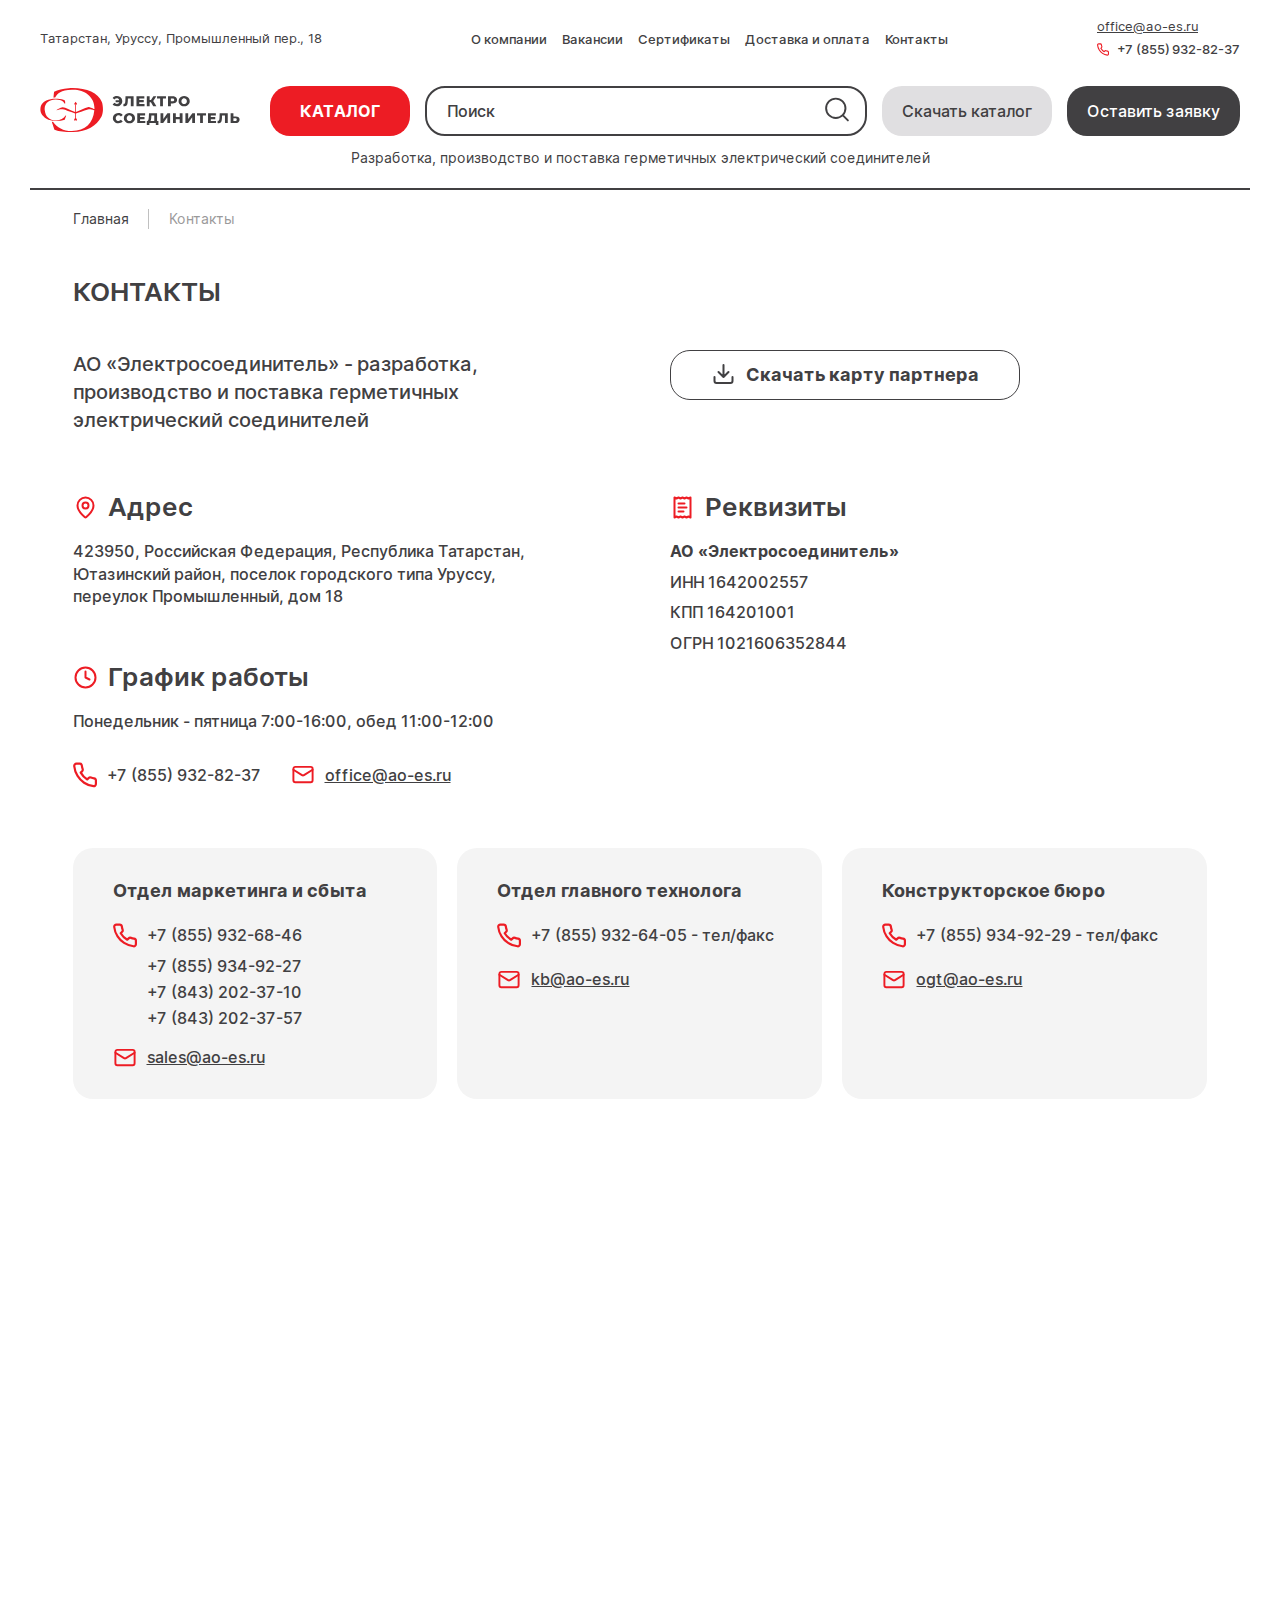
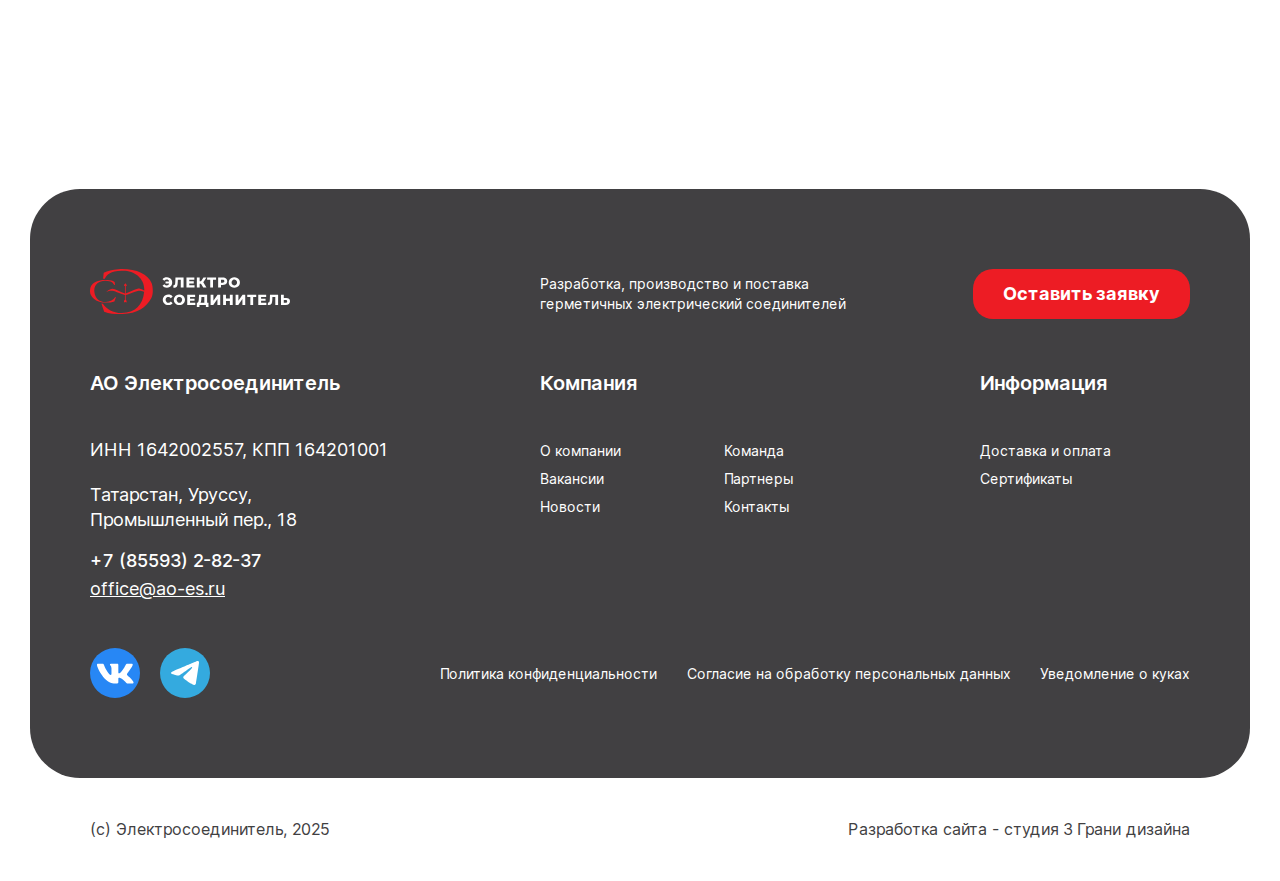
<file: contacts.html>
<!DOCTYPE html>
<html lang="en">

<head>
	<meta charset="UTF-8">
	<meta name="viewport" content="width=device-width, initial-scale=1.0">
	<meta name="keywords" content="">
	<link rel="stylesheet" href="css/libs.min.css">
	<link rel="stylesheet" href="css/style.min.css">
	<title>Контакты</title>
</head>


<body>
	<div class="wrapper">
		<header class="header">
    <div class="container">
        <div class="header__inner">
            <div class="header-top">
                <div class="header__location">Татарстан, Уруссу, Промышленный пер., 18</div>
                <ul class="header__list">
                    <li><a href="">О компании</a></li>
                    <li><a href="">Вакансии</a></li>
                    <li><a href="">Сертификаты</a></li>
                    <li><a href="">Доставка и оплата</a></li>
                    <li><a href="">Контакты</a></li>
                </ul>
                <div class="header__group">
                    <a href="mailto:office@ao-es.ru" class="header__email">office@ao-es.ru</a>
                    <a href="tel:+78559328237" class="header__phone">
                        <i>
                            <img src="img/phone.svg" alt="">
                        </i>
                        <span>+7 (855) 932-82-37</span>
                    </a>
                </div>
            </div>
            <div class="header-center">
                <a href="" class="header__logo">
                    <img src="img/logo.svg" alt="">
                </a>
                <div class="header__group2">
                    <div class="header__catalog">
                        <a href="" class="header__catalog-show btn btn-red">
                            <span>Каталог</span>
                        </a>
                    </div>
                    <div class="header__search">
                        <input type="search" placeholder="Поиск">
                        <button class="header__search-btn">
                            <img src="img/search.svg" alt="">
                        </button>
                    </div>
                    <div class="header__btns">
                        <a href="" download="" class="header__btn btn btn-gray">
                            <span>Скачать каталог</span>
                        </a>
                        <button class="header__btn btn btn-black">
                            <span>Оставить заявку</span>
                        </button>
                    </div>
                    <div class="burger">
                        <span></span>
                        <span></span>
                        <span></span>
                    </div>
                </div>
            </div>
            <div class="header-bottom">
                <div class="header__text">Разработка, производство и поставка герметичных электрический соединителей</div>
            </div>
            <div class="header-mob">
                <div class="header__search">
                    <input type="search" placeholder="Поиск">
                    <button class="header__search-btn">
                        <img src="img/search.svg" alt="">
                    </button>
                </div>
                <div class="header__catalog">
                    <a href="" class="header__catalog-show btn btn-red">
                        <span>Каталог</span>
                    </a>
                </div>
                <ul class="header__list">
                    <li><a href="">О компании</a></li>
                    <li><a href="">Вакансии</a></li>
                    <li><a href="">Сертификаты</a></li>
                    <li><a href="">Доставка и оплата</a></li>
                    <li><a href="">Контакты</a></li>
                </ul>
                <div class="header__btns">
                    <a href="" download="" class="header__btn btn btn-gray">
                        <span>Скачать каталог</span>
                    </a>
                    <button class="header__btn btn btn-black">
                        <span>Оставить заявку</span>
                    </button>
                </div>
                <div class="header__group">
                    <a href="mailto:office@ao-es.ru" class="header__email">office@ao-es.ru</a>
                    <a href="tel:+78559328237" class="header__phone">
                        <i>
                            <img src="img/phone.svg" alt="">
                        </i>
                        <span>+7 (855) 932-82-37</span>
                    </a>
                    <div class="header__location">Татарстан, Уруссу, Промышленный пер., 18</div>
                </div>
            </div>
            <div class="menu-bg"></div>
        </div>
    </div>
</header>
		<main class="content">
			<section class="breadcrumbs">
				<div class="container">
					<div class="breadcrumbs__items">
						<a href="index.html" class="breadcrumbs__item">Главная</a>
						<span class="breadcrumbs__item breadcrumbs__item--active">Контакты</span>
					</div>
				</div>
			</section>
			<section class="contacts">
				<div class="container">
					<div class="contacts__inner">
						<h1 class="contacts__title">Контакты</h1>
						<div class="contacts__group">
							<div class="contacts__text">АО «Электросоединитель» - разработка, производство и поставка герметичных электрический соединителей</div>
							<div class="contacts__download-wrap">
								<a class="contacts__download btn btn-black__outline" download="" href="">
									<i>
										<img src="img/download.svg" alt="">
									</i>
									<span>Скачать карту партнера</span>
								</a>
							</div>
						</div>
						<div class="contacts__items">
							<div class="contacts__item">
								<div class="contacts__item-title">
									<i>
										<img src="img/contacts-icon.svg" alt="">
									</i>
									<span>Адрес</span>
								</div>
								<div class="contacts__item-text">
									<p>423950, Российская Федерация, Республика Татарстан, Ютазинский район, поселок городского типа Уруссу, переулок Промышленный, дом 18</p>
								</div>
							</div>
							<div class="contacts__item">
								<div class="contacts__item-title">
									<i>
										<img src="img/contacts-icon2.svg" alt="">
									</i>
									<span>Реквизиты</span>
								</div>
								<div class="contacts__item-text">
									<p><strong>АО «Электросоединитель»</strong></p>
									<p>ИНН 1642002557</p>
									<p>КПП 164201001</p>
									<p>ОГРН 1021606352844</p>
								</div>
							</div>
							<div class="contacts__item">
								<div class="contacts__item-title">
									<i>
										<img src="img/contacts-icon3.svg" alt="">
									</i>
									<span>График работы</span>
								</div>
								<div class="contacts__item-text">
									<p>Понедельник - пятница 7:00-16:00, обед 11:00-12:00</p>
								</div>
								<div class="contacts__item-subgroup">
									<a class="contacts__phone" href="+78559328237">
										<i>
											<img src="img/phone.svg" alt="">
										</i>
										<span>+7 (855) 932-82-37</span>
									</a>
									<a class="contacts__email" href="mailto:office@ao-es.ru">
										<i>
											<img src="img/email.svg" alt="">
										</i>
										<span>office@ao-es.ru</span>
									</a>
								</div>
							</div>
						</div>
						<div class="contacts__items2">
							<div class="contacts__item2">
								<div class="contacts__item2-title">Отдел маркетинга и сбыта</div>
								<div class="contacts__item2-subgroup">
									<div class="contacts__phones">
										<a class="contacts__phone" href="tel:+78559326846">
											<i>
												<img src="img/phone.svg" alt="">
											</i>
											<span>+7 (855) 932-68-46</span>
										</a>
										<a class="contacts__phone" href="tel:+78559349227">
											<i></i>
											<span>+7 (855) 934-92-27</span>
										</a>
										<a class="contacts__phone" href="tel:+78432023710">
											<i></i>
											<span>+7 (843) 202-37-10</span>
										</a>
										<a class="contacts__phone" href="tel:+78432023757">
											<i></i>
											<span>+7 (843) 202-37-57</span>
										</a>
									</div>
									<a class="contacts__email" href="mailto:sales@ao-es.ru">
										<i>
											<img src="img/email.svg" alt="">
										</i>
										<span>sales@ao-es.ru</span>
									</a>
								</div>
							</div>
							<div class="contacts__item2">
								<div class="contacts__item2-title">Отдел главного технолога</div>
								<div class="contacts__item2-subgroup">
									<a class="contacts__phone" href="tel:+78559326405">
										<i>
											<img src="img/phone.svg" alt="">
										</i>
										<span>+7 (855) 932-64-05 - тел/факс</span>
									</a>
									<a class="contacts__email" href="mailto:kb@ao-es.ru">
										<i>
											<img src="img/email.svg" alt="">
										</i>
										<span>kb@ao-es.ru</span>
									</a>
								</div>
							</div>
							<div class="contacts__item2">
								<div class="contacts__item2-title">Конструкторское бюро</div>
								<div class="contacts__item2-subgroup">
									<a class="contacts__phone" href="tel:+78559349229">
										<i>
											<img src="img/phone.svg" alt="">
										</i>
										<span>+7 (855) 934-92-29 - тел/факс</span>
									</a>
									<a class="contacts__email" href="mailto:ogt@ao-es.ru">
										<i>
											<img src="img/email.svg" alt="">
										</i>
										<span>ogt@ao-es.ru</span>
									</a>
								</div>
							</div>
						</div>
						<div class="map">
							<iframe src="https://yandex.ru/map-widget/v1/?ll=53.480232%2C54.603016&mode=search&ol=geo&ouri=ymapsbm1%3A%2F%2Fgeo%3Fdata%[base64]&z=16.02" frameborder="1" allowfullscreen="true" style="position:relative;"></iframe>
						</div>
					</div>
				</div>
			</section>
		</main>
		<footer class="footer">
    <div class="footer-top">
        <div class="container">
            <div class="footer-top__inner">
                <div class="footer__group">
                    <a class="footer__logo" href="">
                        <img src="img/logo2.svg" alt="">
                    </a>
                    <div class="footer__subgroup">
                        <div class="footer__text">Разработка, производство и поставка герметичных электрический соединителей</div>
                        <button class="footer__btn btn btn-red">
                            <span>Оставить заявку</span>
                        </button>
                    </div>
                </div>
                <div class="footer__group2">
                    <div class="footer__subgroup2">
                        <div class="footer__subtitle">АО Электросоединитель</div>
                        <div class="footer__items">
                            <div class="footer__item footer__info">
                                <span>ИНН 1642002557,</span>
                                <span>КПП 164201001</span>
                            </div>
                            <div class="footer__item footer__location">Татарстан, Уруссу, <br>Промышленный пер., 18</div>
                            <div class="footer__item">
                                <a class="footer__phone" href="tel:+78559328237">+7 (85593) 2-82-37</a>
                                <a class="footer__email" href="mailto:office@ao-es.ru">office@ao-es.ru</a>
                            </div>
                        </div>
                    </div>
                    <div class="footer__items2">
                        <div class="footer__item2">
                            <div class="footer__subtitle">Компания</div>
                            <nav class="footer__nav">
                                <ul class="footer__list">
                                    <li><a href="">О компании</a></li>
                                    <li><a href="">Вакансии</a></li>
                                    <li><a href="">Новости</a></li>
                                </ul>
                                <ul class="footer__list">
                                    <li><a href="">Команда</a></li>
                                    <li><a href="">Партнеры</a></li>
                                    <li><a href="">Контакты</a></li>
                                </ul>
                            </nav>
                        </div>
                        <div class="footer__item2">
                            <div class="footer__subtitle">Информация</div>
                            <nav class="footer__nav">
                                <ul class="footer__list">
                                    <li><a href="">Доставка и оплата</a></li>
                                    <li><a href="">Сертификаты   </a></li>
                                </ul>
                            </nav>
                        </div>
                    </div>
                </div>
                <div class="footer__group3">
                    <div class="footer__socials">
                        <a class="footer__social vk" href="">
                            <img src="img/vk.svg" alt="">
                        </a>
                        <a class="footer__social tg" href="">
                            <img src="img/telegram.svg" alt="">
                        </a>
                    </div>
                    <div class="footer__links">
                        <a class="footer__link" href="">Политика конфиденциальности</a>
                        <a class="footer__link" href="">Согласие на обработку персональных данных</a>
                        <a class="footer__link" href="">Уведомление о куках</a>
                    </div>
                </div>
            </div>
        </div>
    </div>
    <div class="footer-bottom">
        <div class="container">
            <div class="footer-bottom__inner">
                <div class="footer__text2">
                    <p>(с) Электросоединитель, 2025</p>
                    <p>Разработка сайта - <a href="">студия 3 Грани дизайна</a></p>
                </div>
            </div>
        </div>
    </div>
</footer>

		<button class="up">
			<span class="up-icon">
				<svg width="44" height="44" viewBox="0 0 44 44" fill="none" xmlns="http://www.w3.org/2000/svg">
					<path d="M22 34.834L22 9.16732" stroke="#ED1C24" stroke-width="4" stroke-linecap="round" stroke-linejoin="round"/>
					<path d="M34.833 22L21.9997 9.16667L9.16634 22" stroke="#ED1C24" stroke-width="4" stroke-linecap="round" stroke-linejoin="round"/>
				</svg>
			</span>
			<span class="up-text">На верх</span>
		</button>
	</div>
	<script src="js/libs.min.js"></script>
<script src="js/main.min.js"></script>

</body>

</html>
</file>
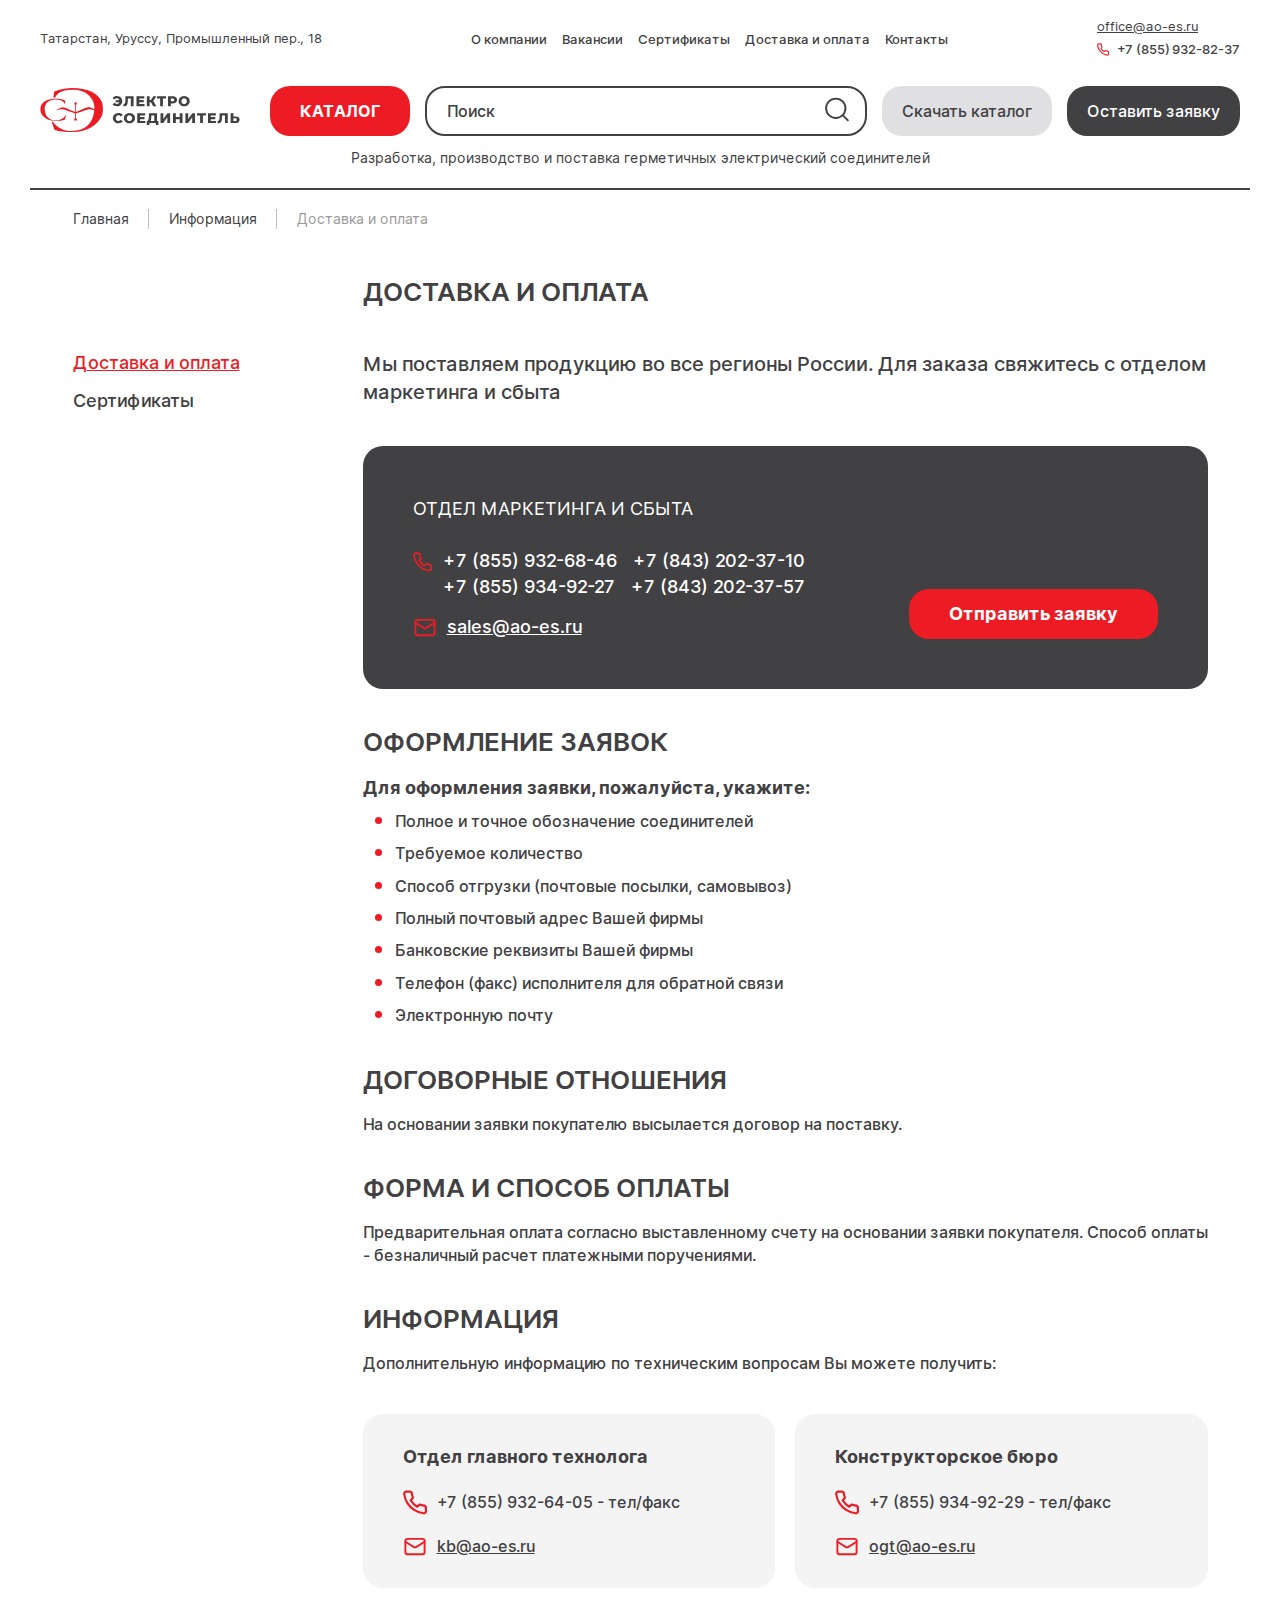
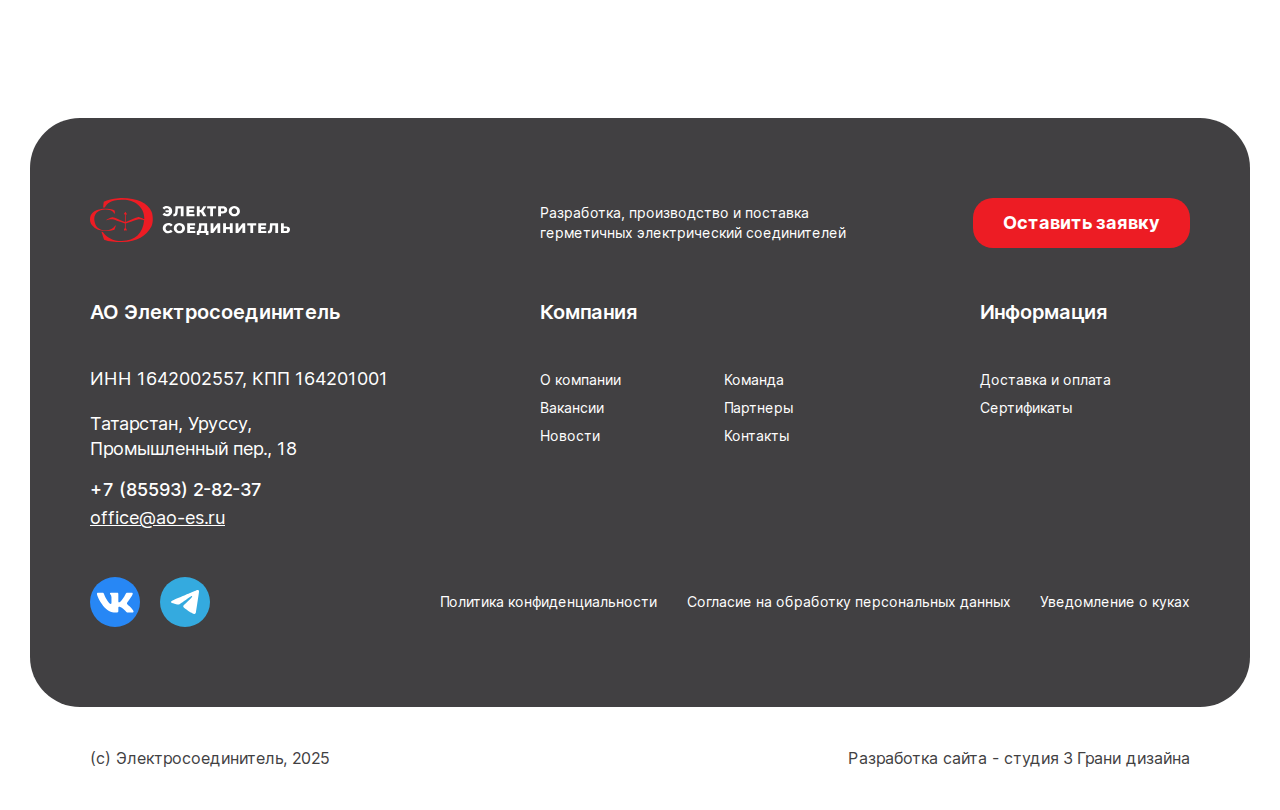
<file: delivery.html>
<!DOCTYPE html>
<html lang="en">

<head>
	<meta charset="UTF-8">
	<meta name="viewport" content="width=device-width, initial-scale=1.0">
	<meta name="keywords" content="">
	<link rel="stylesheet" href="css/libs.min.css">
	<link rel="stylesheet" href="css/style.min.css">
	<title>Доставка и оплата</title>
</head>


<body>
	<div class="wrapper">
		<header class="header">
    <div class="container">
        <div class="header__inner">
            <div class="header-top">
                <div class="header__location">Татарстан, Уруссу, Промышленный пер., 18</div>
                <ul class="header__list">
                    <li><a href="">О компании</a></li>
                    <li><a href="">Вакансии</a></li>
                    <li><a href="">Сертификаты</a></li>
                    <li><a href="">Доставка и оплата</a></li>
                    <li><a href="">Контакты</a></li>
                </ul>
                <div class="header__group">
                    <a href="mailto:office@ao-es.ru" class="header__email">office@ao-es.ru</a>
                    <a href="tel:+78559328237" class="header__phone">
                        <i>
                            <img src="img/phone.svg" alt="">
                        </i>
                        <span>+7 (855) 932-82-37</span>
                    </a>
                </div>
            </div>
            <div class="header-center">
                <a href="" class="header__logo">
                    <img src="img/logo.svg" alt="">
                </a>
                <div class="header__group2">
                    <div class="header__catalog">
                        <a href="" class="header__catalog-show btn btn-red">
                            <span>Каталог</span>
                        </a>
                    </div>
                    <div class="header__search">
                        <input type="search" placeholder="Поиск">
                        <button class="header__search-btn">
                            <img src="img/search.svg" alt="">
                        </button>
                    </div>
                    <div class="header__btns">
                        <a href="" download="" class="header__btn btn btn-gray">
                            <span>Скачать каталог</span>
                        </a>
                        <button class="header__btn btn btn-black">
                            <span>Оставить заявку</span>
                        </button>
                    </div>
                    <div class="burger">
                        <span></span>
                        <span></span>
                        <span></span>
                    </div>
                </div>
            </div>
            <div class="header-bottom">
                <div class="header__text">Разработка, производство и поставка герметичных электрический соединителей</div>
            </div>
            <div class="header-mob">
                <div class="header__search">
                    <input type="search" placeholder="Поиск">
                    <button class="header__search-btn">
                        <img src="img/search.svg" alt="">
                    </button>
                </div>
                <div class="header__catalog">
                    <a href="" class="header__catalog-show btn btn-red">
                        <span>Каталог</span>
                    </a>
                </div>
                <ul class="header__list">
                    <li><a href="">О компании</a></li>
                    <li><a href="">Вакансии</a></li>
                    <li><a href="">Сертификаты</a></li>
                    <li><a href="">Доставка и оплата</a></li>
                    <li><a href="">Контакты</a></li>
                </ul>
                <div class="header__btns">
                    <a href="" download="" class="header__btn btn btn-gray">
                        <span>Скачать каталог</span>
                    </a>
                    <button class="header__btn btn btn-black">
                        <span>Оставить заявку</span>
                    </button>
                </div>
                <div class="header__group">
                    <a href="mailto:office@ao-es.ru" class="header__email">office@ao-es.ru</a>
                    <a href="tel:+78559328237" class="header__phone">
                        <i>
                            <img src="img/phone.svg" alt="">
                        </i>
                        <span>+7 (855) 932-82-37</span>
                    </a>
                    <div class="header__location">Татарстан, Уруссу, Промышленный пер., 18</div>
                </div>
            </div>
            <div class="menu-bg"></div>
        </div>
    </div>
</header>
		<main class="content">
			<section class="breadcrumbs">
				<div class="container">
					<div class="breadcrumbs__items">
						<a href="index.html" class="breadcrumbs__item">Главная</a>
						<a href="" class="breadcrumbs__item">Информация</a>
						<span class="breadcrumbs__item breadcrumbs__item--active">Доставка и оплата</span>
					</div>
				</div>
			</section>
			<section class="general">
				<div class="container">
					<div class="general__inner">
						<h1 class="general__title">Доставка и оплата</h1>
						<div class="general__wrap">
							<div class="sidebar">
								<ul class="sidebar__list">
									<li><a class="sidebar__link sidebar__link--active" href="">Доставка и оплата</a></li>
									<li><a class="sidebar__link" href="">Сертификаты</a></li>
								</ul>
							</div>
							<div class="general__content delivery__content">
								<div class="delivery__subtitle">Мы поставляем продукцию во все регионы России. Для заказа свяжитесь с отделом маркетинга и сбыта</div>
								<div class="vacancies__wrap">
									<div class="vacancies__group">
										<div class="vacancies__subtitle">Отдел маркетинга и сбыта</div>
										<div class="vacancies__subgroup">
											<div class="vacancies__phones">
												<a class="vacancies__phone" href="tel:+78559326846">
													<span>+7 (855) 932-68-46</span>
												</a>
												<a class="vacancies__phone" href="tel:+78432023710">
													<span>+7 (843) 202-37-10</span>
												</a>
												<a class="vacancies__phone" href="tel:+78559349227">
													<span>+7 (855) 934-92-27</span>
												</a>
												<a class="vacancies__phone" href="tel:+78432023757">
													<span>+7 (843) 202-37-57</span>
												</a>
											</div>
											<a class="vacancies__email" href="mailto:sales@ao-es.ru">
												<i>
													<img src="img/email.svg" alt="">
												</i>
												<span>sales@ao-es.ru</span>
											</a>
										</div>
									</div>
									<div class="vacancies__group">
										<button class="vacancies__btn btn btn-red">
											<span>Отправить заявку</span>
										</button>
									</div>
								</div>
								<div class="delivery__text">
									<nav>
										<h2>ОФОРМЛЕНИЕ ЗАЯВОК</h2>
										<h3>Для оформления заявки, пожалуйста, укажите:</h3>
										<ul>
											<li>Полное и точное обозначение соединителей</li>
											<li>Требуемое количество</li>
											<li>Способ отгрузки (почтовые посылки, самовывоз)</li>
											<li>Полный почтовый адрес Вашей фирмы</li>
											<li>Банковские реквизиты Вашей фирмы</li>
											<li>Телефон (факс) исполнителя для обратной связи</li>
											<li>Электронную почту</li>
										</ul>
									</nav>
									<nav>
										<h2>ДОГОВОРНЫЕ ОТНОШЕНИЯ</h2>
										<p>На основании заявки покупателю высылается договор на поставку.</p>
									</nav>
									<nav>
										<h2>ФОРМА И СПОСОБ ОПЛАТЫ</h2>
										<p>Предварительная оплата согласно выставленному счету на основании заявки покупателя. Способ оплаты - безналичный расчет платежными поручениями.</p>
									</nav>
									<nav>
										<h2>ИНФОРМАЦИЯ</h2>
										<p>Дополнительную информацию по техническим вопросам Вы можете получить:</p>
									</nav>
								</div>
								<div class="contacts__items2">
									<div class="contacts__item2">
										<div class="contacts__item2-title">Отдел главного технолога</div>
										<div class="contacts__item2-subgroup">
											<a class="contacts__phone" href="tel:+78559326405">
												<i>
													<img src="img/phone.svg" alt="">
												</i>
												<span>+7 (855) 932-64-05 - тел/факс</span>
											</a>
											<a class="contacts__email" href="mailto:kb@ao-es.ru">
												<i>
													<img src="img/email.svg" alt="">
												</i>
												<span>kb@ao-es.ru</span>
											</a>
										</div>
									</div>
									<div class="contacts__item2">
										<div class="contacts__item2-title">Конструкторское бюро</div>
										<div class="contacts__item2-subgroup">
											<a class="contacts__phone" href="tel:+78559349229">
												<i>
													<img src="img/phone.svg" alt="">
												</i>
												<span>+7 (855) 934-92-29 - тел/факс</span>
											</a>
											<a class="contacts__email" href="mailto:ogt@ao-es.ru">
												<i>
													<img src="img/email.svg" alt="">
												</i>
												<span>ogt@ao-es.ru</span>
											</a>
										</div>
									</div>
								</div>
							</div>
						</div>
					</div>
				</div>
			</section>
		</main>
		<footer class="footer">
    <div class="footer-top">
        <div class="container">
            <div class="footer-top__inner">
                <div class="footer__group">
                    <a class="footer__logo" href="">
                        <img src="img/logo2.svg" alt="">
                    </a>
                    <div class="footer__subgroup">
                        <div class="footer__text">Разработка, производство и поставка герметичных электрический соединителей</div>
                        <button class="footer__btn btn btn-red">
                            <span>Оставить заявку</span>
                        </button>
                    </div>
                </div>
                <div class="footer__group2">
                    <div class="footer__subgroup2">
                        <div class="footer__subtitle">АО Электросоединитель</div>
                        <div class="footer__items">
                            <div class="footer__item footer__info">
                                <span>ИНН 1642002557,</span>
                                <span>КПП 164201001</span>
                            </div>
                            <div class="footer__item footer__location">Татарстан, Уруссу, <br>Промышленный пер., 18</div>
                            <div class="footer__item">
                                <a class="footer__phone" href="tel:+78559328237">+7 (85593) 2-82-37</a>
                                <a class="footer__email" href="mailto:office@ao-es.ru">office@ao-es.ru</a>
                            </div>
                        </div>
                    </div>
                    <div class="footer__items2">
                        <div class="footer__item2">
                            <div class="footer__subtitle">Компания</div>
                            <nav class="footer__nav">
                                <ul class="footer__list">
                                    <li><a href="">О компании</a></li>
                                    <li><a href="">Вакансии</a></li>
                                    <li><a href="">Новости</a></li>
                                </ul>
                                <ul class="footer__list">
                                    <li><a href="">Команда</a></li>
                                    <li><a href="">Партнеры</a></li>
                                    <li><a href="">Контакты</a></li>
                                </ul>
                            </nav>
                        </div>
                        <div class="footer__item2">
                            <div class="footer__subtitle">Информация</div>
                            <nav class="footer__nav">
                                <ul class="footer__list">
                                    <li><a href="">Доставка и оплата</a></li>
                                    <li><a href="">Сертификаты   </a></li>
                                </ul>
                            </nav>
                        </div>
                    </div>
                </div>
                <div class="footer__group3">
                    <div class="footer__socials">
                        <a class="footer__social vk" href="">
                            <img src="img/vk.svg" alt="">
                        </a>
                        <a class="footer__social tg" href="">
                            <img src="img/telegram.svg" alt="">
                        </a>
                    </div>
                    <div class="footer__links">
                        <a class="footer__link" href="">Политика конфиденциальности</a>
                        <a class="footer__link" href="">Согласие на обработку персональных данных</a>
                        <a class="footer__link" href="">Уведомление о куках</a>
                    </div>
                </div>
            </div>
        </div>
    </div>
    <div class="footer-bottom">
        <div class="container">
            <div class="footer-bottom__inner">
                <div class="footer__text2">
                    <p>(с) Электросоединитель, 2025</p>
                    <p>Разработка сайта - <a href="">студия 3 Грани дизайна</a></p>
                </div>
            </div>
        </div>
    </div>
</footer>

		<button class="up">
			<span class="up-icon">
				<svg width="44" height="44" viewBox="0 0 44 44" fill="none" xmlns="http://www.w3.org/2000/svg">
					<path d="M22 34.834L22 9.16732" stroke="#ED1C24" stroke-width="4" stroke-linecap="round" stroke-linejoin="round"/>
					<path d="M34.833 22L21.9997 9.16667L9.16634 22" stroke="#ED1C24" stroke-width="4" stroke-linecap="round" stroke-linejoin="round"/>
				</svg>
			</span>
			<span class="up-text">На верх</span>
		</button>
	</div>
	<script src="js/libs.min.js"></script>
<script src="js/main.min.js"></script>

</body>

</html>
</file>
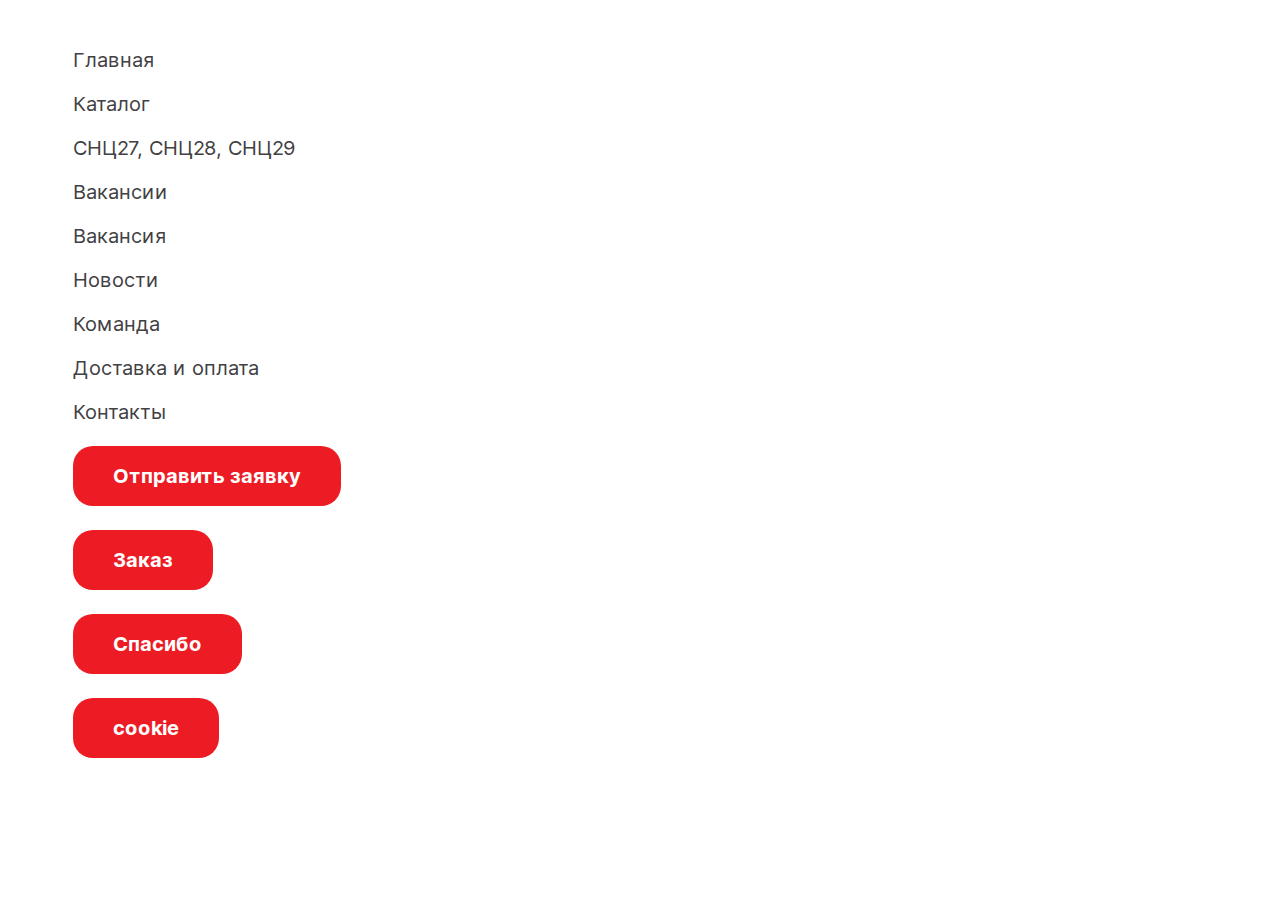
<file: nav.html>
<!DOCTYPE html>
<html lang="en">

<head>
	<meta charset="UTF-8">
	<meta name="viewport" content="width=device-width, initial-scale=1.0">
	<meta name="keywords" content="">
	<link rel="stylesheet" href="css/libs.min.css">
	<link rel="stylesheet" href="css/style.min.css">
	<title>Навигация</title>
</head>


<body>
	<div class="wrapper">
		<main class="content">
			<section class="navigation">
				<div class="container">
					<div class="navigation__inner">
						<ul class="navigation__list">
							<li><a href="index.html">Главная</a></li>
							<li><a href="catalog.html">Каталог</a></li>
							<li><a href="product.html">СНЦ27, СНЦ28, СНЦ29</a></li>
							<li><a href="vacancies.html">Вакансии</a></li>
							<li><a href="vacancies-item.html">Вакансия</a></li>
							<li><a href="news.html">Новости</a></li>
							<li><a href="team.html">Команда</a></li>
							<li><a href="delivery.html">Доставка и оплата</a></li>
							<li><a href="contacts.html">Контакты</a></li>
							<li>
								<button class="btn btn-red" data-modal="contactModal">
									<span>Отправить заявку</span>
								</button>
							</li>
							<li>
								<button class="btn btn-red" data-modal="contactModal2">
									<span>Заказ</span>
								</button>
							</li>
							<li>
								<button class="btn btn-red" data-modal="contactModal3">
									<span>Спасибо</span>
								</button>
							</li>
							<li>
								<button class="btn btn-red" data-modal="contactModal4">
									<span>cookie</span>
								</button>
							</li>
						</ul>
					</div>
				</div>
			</section>
		</main>
	</div>

	<div class="modal modal-form" id="contactModal">
		<div class="modal__dialog">
			<button type="button" class="_close-modal modal__close" data-bs-dismiss="modal" aria-label="Close">
				<img src="img/close.svg" alt="">
			</button>
			<div class="modal__content modal-form__content">
				<div class="modal-form__desc">
					<a href="" class="modal__logo">
						<img src="img/logo.svg" alt="">
					</a>
					<form class="form">
						<div class="form-group input-name">
							<input type="text" placeholder="">
							<span class="input-title">ФИО</span>
						</div>
						<div class="form-group input-company">
							<input type="text" placeholder="">
							<span class="input-title">Название компании</span>
						</div>
						<div class="form-group input-inn">
							<input type="text" placeholder="">
							<span class="input-title">ИНН Вашей компании</span>
						</div>
						<div class="form-group input-city">
							<input type="text" placeholder="">
							<span class="input-title">Город</span>
						</div>
						<div class="form-group input-email">
							<input type="email" placeholder="">
							<span class="input-title">email</span>
						</div>
						<div class="form-group input-phone error">
							<input type="tel" placeholder="">
							<span class="input-title">телефон</span>
						</div>
						<div class="form-group">
							<textarea placeholder="Что вас интересует? Опишите потребность ..."></textarea>
						</div>
						<div class="form-check">
							<input type="checkbox">
							<label>Согласен на обработку <a href="">персональных данных</a></label>
						</div>
						<button class="form-btn btn btn-red">
							<span>Отправить</span>
						</button>
					</form>
				</div>
				<div class="modal-form__img">
					<img src="img/modal-form__img.webp" alt="">
				</div>
			</div>
		</div>
	</div>
	<div class="modal modal-form modal-form2" id="contactModal2">
		<div class="modal__dialog">
			<button type="button" class="_close-modal modal__close" data-bs-dismiss="modal" aria-label="Close">
				<img src="img/close.svg" alt="">
			</button>
			<div class="modal__content modal-form__content">
				<div class="modal-form__desc">
					<a href="" class="modal__logo">
						<img src="img/logo.svg" alt="">
					</a>
					<h2 class="modal-form__title h2">Заказ</h2>
					<div class="modal-form__subtitle">ШКМБ 5.282.016</div>
					<form class="form">
						<div class="form-group input-name">
							<input type="text" placeholder="">
							<span class="input-title">ФИО</span>
						</div>
						<div class="form-group input-company">
							<input type="text" placeholder="">
							<span class="input-title">Название компании</span>
						</div>
						<div class="form-group input-inn">
							<input type="text" placeholder="">
							<span class="input-title">ИНН Вашей компании</span>
						</div>
						<div class="form-group input-city">
							<input type="text" placeholder="">
							<span class="input-title">Город</span>
						</div>
						<div class="form-group input-email">
							<input type="email" placeholder="">
							<span class="input-title">email</span>
						</div>
						<div class="form-group input-phone error">
							<input type="tel" placeholder="">
							<span class="input-title">телефон</span>
						</div>
						<div class="form-group">
							<textarea placeholder="Что вас интересует? Опишите потребность ..."></textarea>
						</div>
						<div class="form-check">
							<input type="checkbox">
							<label>Согласен на обработку <a href="">персональных данных</a></label>
						</div>
						<button class="form-btn btn btn-red">
							<span>Отправить</span>
						</button>
					</form>
				</div>
			</div>
		</div>
	</div>
	<div class="modal modal-form modal-form2" id="contactModal3">
		<div class="modal__dialog">
			<button type="button" class="_close-modal modal__close" data-bs-dismiss="modal" aria-label="Close">
				<img src="img/close.svg" alt="">
			</button>
			<div class="modal__content modal-form__content">
				<div class="modal-form__desc">
					<a href="" class="modal__logo">
						<img src="img/logo.svg" alt="">
					</a>
					<h2 class="modal-form__title h2">СПАСИБО!</h2>
					<div class="modal-form__text">Заявка №134 успешно отправлена.</div>
					<div class="modal-form__info">Наши менеджеры свяжутся с Вами в течение 48 часов</div>
					<div class="modal-form__group">
						<div class="modal-form__subtitle2">Отдел маркетинга и сбыта:</div>
						<div class="modal-form__phones">
							<a class="modal-form__phone" href="tel:+78559326846">+7 (855) 932-68-46</a>
							<a class="modal-form__phone" href="tel:+78559349227">+7 (855) 934-92-27</a>
							<a class="modal-form__phone" href="tel:+78432023710">+7 (843) 202-37-10</a>
							<a class="modal-form__phone" href="tel:+78432023757">+7 (843) 202-37-57</a>
						</div>
					</div>
					<button class="modal-form__btn btn btn-red _close-modal">
						<span>Закрыть</span>
					</button>
				</div>
			</div>
		</div>
	</div>
	<div class="modal modal-form cookie" id="contactModal4">
		<div class="modal__dialog">
			<div class="modal-form__desc">
				<div class="cookie-text">Мы используем файлы cookie, чтобы обеспечивать правильную работу веб-сайта. Оставаясь с нами <a href="">Вы соглашаетесь с использованием cookies</a></div>
				<button class="modal-form__btn btn btn-red _close-modal">
					<span>Закрыть</span>
				</button>
			</div>
		</div>
	</div>

	<script src="js/libs.min.js"></script>
<script src="js/main.min.js"></script>

</body>

</html>

<style>
	.navigation {
		padding: 50px 0;
	}
	.navigation__list {
		display: grid;
		grid-template-columns: 100%;
		gap: 24px;
	}
	.navigation__list li a {
		font-size: 20px;
		line-height: 100%;
	}
	.navigation__list li a:hover {
		color: #ed1c24;
	}
	.navigation__list li button {
		height: 60px;
		padding: 5px 40px;
		font-size: 20px;
	}
</style>
</file>
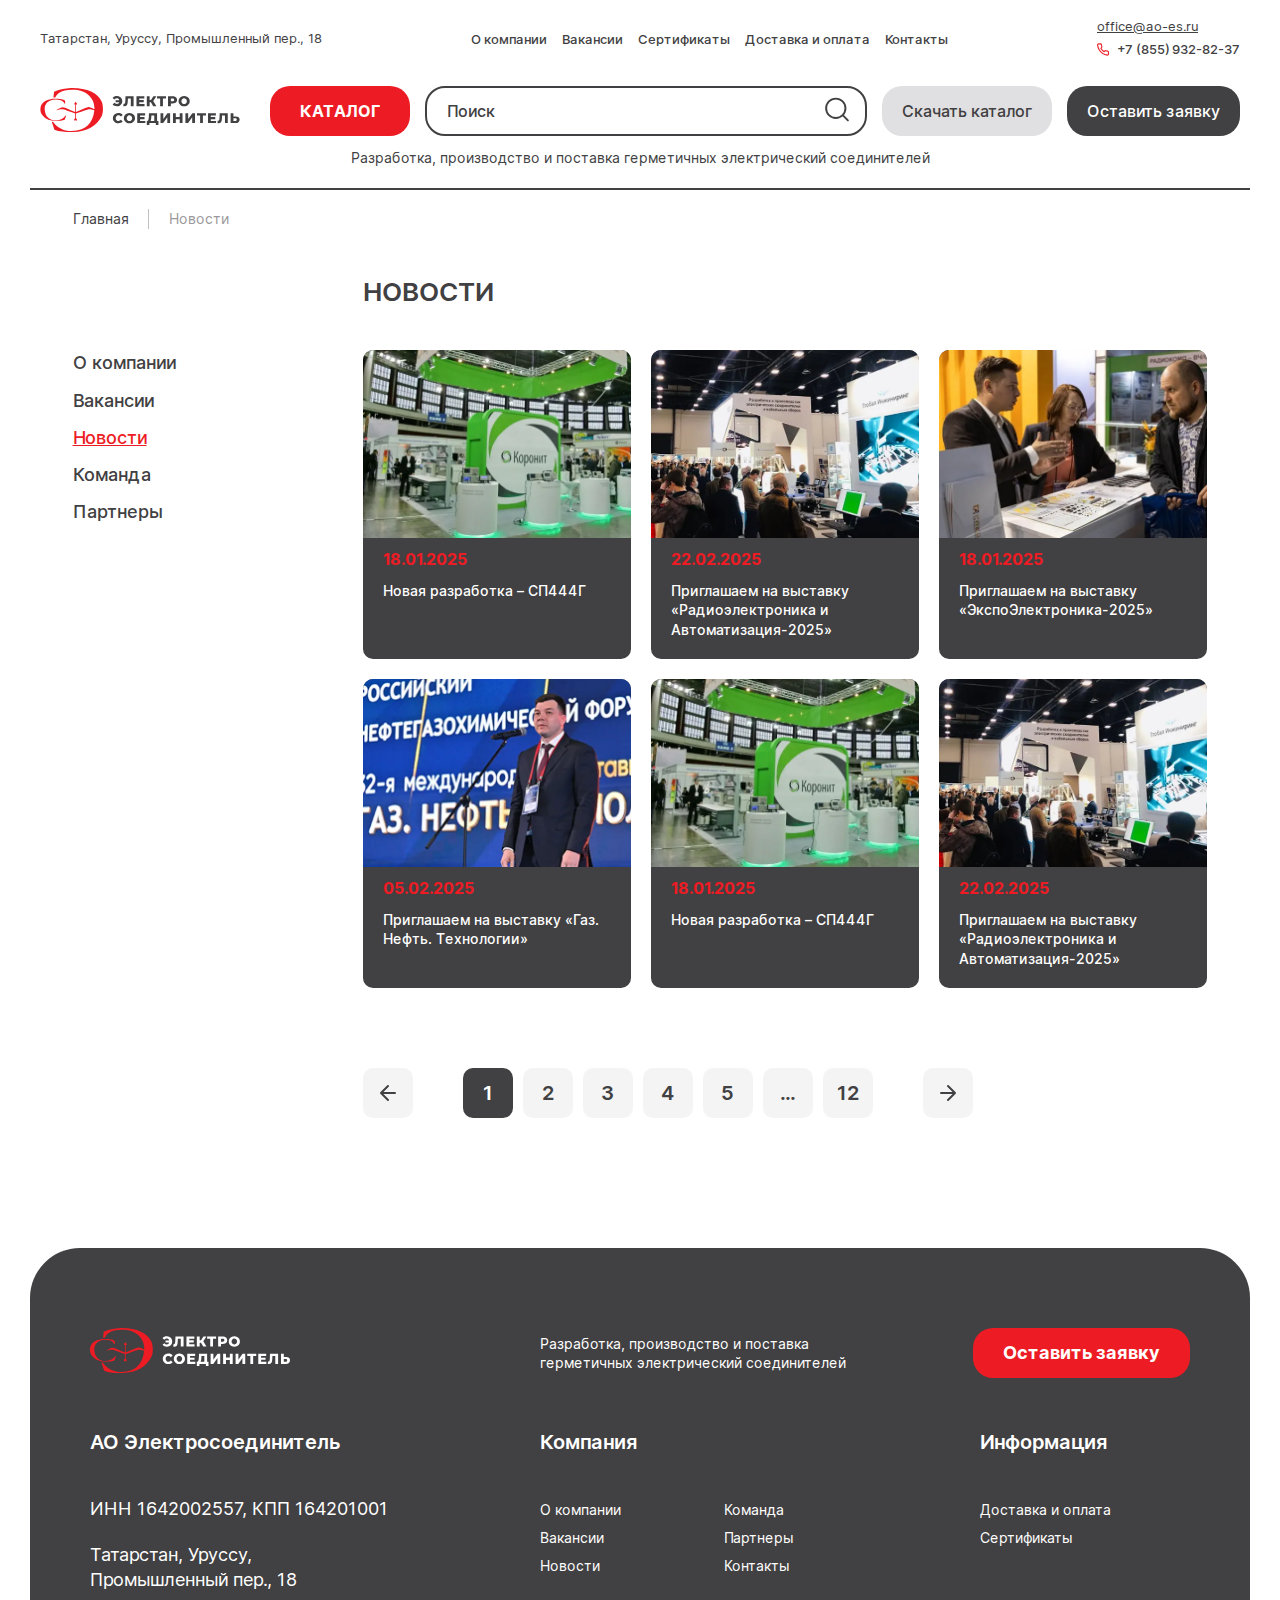
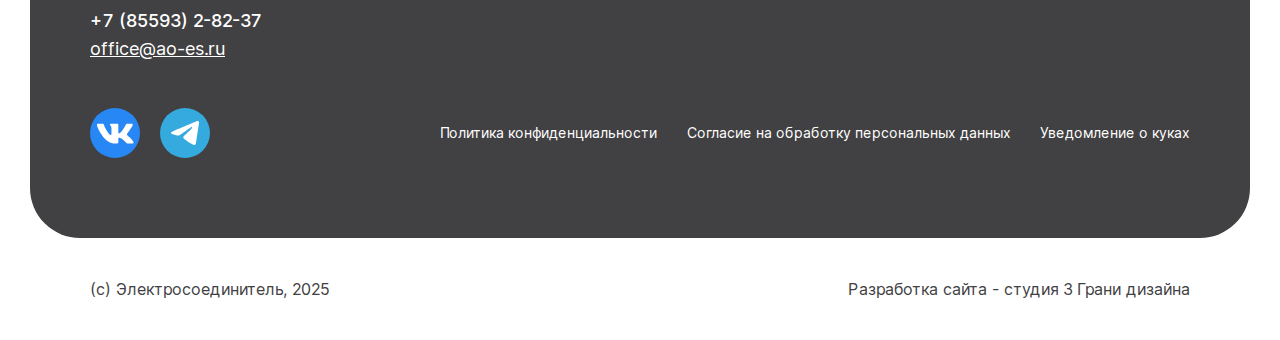
<file: news.html>
<!DOCTYPE html>
<html lang="en">

<head>
	<meta charset="UTF-8">
	<meta name="viewport" content="width=device-width, initial-scale=1.0">
	<meta name="keywords" content="">
	<link rel="stylesheet" href="css/libs.min.css">
	<link rel="stylesheet" href="css/style.min.css">
	<title>Новости</title>
</head>


<body>
	<div class="wrapper">
		<header class="header">
    <div class="container">
        <div class="header__inner">
            <div class="header-top">
                <div class="header__location">Татарстан, Уруссу, Промышленный пер., 18</div>
                <ul class="header__list">
                    <li><a href="">О компании</a></li>
                    <li><a href="">Вакансии</a></li>
                    <li><a href="">Сертификаты</a></li>
                    <li><a href="">Доставка и оплата</a></li>
                    <li><a href="">Контакты</a></li>
                </ul>
                <div class="header__group">
                    <a href="mailto:office@ao-es.ru" class="header__email">office@ao-es.ru</a>
                    <a href="tel:+78559328237" class="header__phone">
                        <i>
                            <img src="img/phone.svg" alt="">
                        </i>
                        <span>+7 (855) 932-82-37</span>
                    </a>
                </div>
            </div>
            <div class="header-center">
                <a href="" class="header__logo">
                    <img src="img/logo.svg" alt="">
                </a>
                <div class="header__group2">
                    <div class="header__catalog">
                        <a href="" class="header__catalog-show btn btn-red">
                            <span>Каталог</span>
                        </a>
                    </div>
                    <div class="header__search">
                        <input type="search" placeholder="Поиск">
                        <button class="header__search-btn">
                            <img src="img/search.svg" alt="">
                        </button>
                    </div>
                    <div class="header__btns">
                        <a href="" download="" class="header__btn btn btn-gray">
                            <span>Скачать каталог</span>
                        </a>
                        <button class="header__btn btn btn-black">
                            <span>Оставить заявку</span>
                        </button>
                    </div>
                    <div class="burger">
                        <span></span>
                        <span></span>
                        <span></span>
                    </div>
                </div>
            </div>
            <div class="header-bottom">
                <div class="header__text">Разработка, производство и поставка герметичных электрический соединителей</div>
            </div>
            <div class="header-mob">
                <div class="header__search">
                    <input type="search" placeholder="Поиск">
                    <button class="header__search-btn">
                        <img src="img/search.svg" alt="">
                    </button>
                </div>
                <div class="header__catalog">
                    <a href="" class="header__catalog-show btn btn-red">
                        <span>Каталог</span>
                    </a>
                </div>
                <nav class="header__nav">
                    <ul class="header__list">
                        <li><a href="">О компании</a></li>
                        <li><a href="">Вакансии</a></li>
                        <li><a href="">Сертификаты</a></li>
                        <li><a href="">Доставка и оплата</a></li>
                        <li><a href="">Контакты</a></li>
                    </ul>
                </nav>
                <div class="header__btns">
                    <a href="" download="" class="header__btn btn btn-gray">
                        <span>Скачать каталог</span>
                    </a>
                    <button class="header__btn btn btn-black">
                        <span>Оставить заявку</span>
                    </button>
                </div>
                <div class="header__group">
                    <a href="mailto:office@ao-es.ru" class="header__email">office@ao-es.ru</a>
                    <a href="tel:+78559328237" class="header__phone">
                        <i>
                            <img src="img/phone.svg" alt="">
                        </i>
                        <span>+7 (855) 932-82-37</span>
                    </a>
                    <div class="header__location">Татарстан, Уруссу, Промышленный пер., 18</div>
                </div>
            </div>
            <div class="menu-bg"></div>
        </div>
    </div>
</header>
		<main class="content">
			<section class="breadcrumbs">
				<div class="container">
					<div class="breadcrumbs__items">
						<a href="index.html" class="breadcrumbs__item">Главная</a>
						<span class="breadcrumbs__item breadcrumbs__item--active">Новости</span>
					</div>
				</div>
			</section>
			<section class="general">
				<div class="container">
					<div class="general__inner">
						<h1 class="general__title">НОВОСТИ</h1>
						<div class="general__wrap">
							<div class="sidebar">
								<ul class="sidebar__list">
									<li><a class="sidebar__link" href="">О компании</a></li>
									<li><a class="sidebar__link" href="">Вакансии </a></li>
									<li><a class="sidebar__link sidebar__link--active" href="">Новости</a></li>
									<li><a class="sidebar__link" href="">Команда</a></li>
									<li><a class="sidebar__link" href="">Партнеры</a></li>
								</ul>
							</div>
							<div class="general__content">
								<div class="news-main__cards">
									<div class="news-card">
										<a href="" class="news-card__img">
											<img src="img/news-img.webp" alt="">
										</a>
										<div class="news-card__desc">
											<div class="news-card__date">18.01.2025</div>
											<a href="" class="news-card__title">Новая разработка – СП444Г</a>
										</div>
									</div>
									<div class="news-card">
										<a href="" class="news-card__img">
											<img src="img/news-img2.webp" alt="">
										</a>
										<div class="news-card__desc">
											<div class="news-card__date">22.02.2025</div>
											<a href="" class="news-card__title">Приглашаем на выставку «Радиоэлектроника и Автоматизация-2025»</a>
										</div>
									</div>
									<div class="news-card">
										<a href="" class="news-card__img">
											<img src="img/news-img3.webp" alt="">
										</a>
										<div class="news-card__desc">
											<div class="news-card__date">18.01.2025</div>
											<a href="" class="news-card__title">Приглашаем на выставку «ЭкспоЭлектроника-2025»</a>
										</div>
									</div>
									<div class="news-card">
										<a href="" class="news-card__img">
											<img src="img/news-img4.webp" alt="">
										</a>
										<div class="news-card__desc">
											<div class="news-card__date">05.02.2025</div>
											<a href="" class="news-card__title">Приглашаем на выставку «Газ. Нефть. Технологии»</a>
										</div>
									</div>
									<div class="news-card">
										<a href="" class="news-card__img">
											<img src="img/news-img.webp" alt="">
										</a>
										<div class="news-card__desc">
											<div class="news-card__date">18.01.2025</div>
											<a href="" class="news-card__title">Новая разработка – СП444Г</a>
										</div>
									</div>
									<div class="news-card">
										<a href="" class="news-card__img">
											<img src="img/news-img2.webp" alt="">
										</a>
										<div class="news-card__desc">
											<div class="news-card__date">22.02.2025</div>
											<a href="" class="news-card__title">Приглашаем на выставку «Радиоэлектроника и Автоматизация-2025»</a>
										</div>
									</div>
								</div>
								<div class="pagination">
									<a href="" class="pagination-prev">
										<img src="img/prev.svg" alt="">
									</a>
									<div class="pagination-items">
										<a class="pagination-item pagination-item--active" href="">1</a>
										<a class="pagination-item" href="">2</a>
										<a class="pagination-item" href="">3</a>
										<a class="pagination-item remove--mob" href="">4</a>
										<a class="pagination-item remove--mob" href="">5</a>
										<a class="pagination-item " href="">...</a>
										<a class="pagination-item " href="">12</a>
									</div>
									<a href="" class="pagination-next">
										<img src="img/next.svg" alt="">
									</a>
								</div>
							</div>
						</div>
					</div>
				</div>
			</section>
		</main>
		<footer class="footer">
    <div class="footer-top">
        <div class="container">
            <div class="footer-top__inner">
                <div class="footer__group">
                    <a class="footer__logo" href="">
                        <img src="img/logo2.svg" alt="">
                    </a>
                    <div class="footer__subgroup">
                        <div class="footer__text">Разработка, производство и поставка герметичных электрический соединителей</div>
                        <button class="footer__btn btn btn-red">
                            <span>Оставить заявку</span>
                        </button>
                    </div>
                </div>
                <div class="footer__group2">
                    <div class="footer__subgroup2">
                        <div class="footer__subtitle">АО Электросоединитель</div>
                        <div class="footer__items">
                            <div class="footer__item footer__info">
                                <span>ИНН 1642002557,</span>
                                <span>КПП 164201001</span>
                            </div>
                            <div class="footer__item footer__location">Татарстан, Уруссу, <br>Промышленный пер., 18</div>
                            <div class="footer__item">
                                <a class="footer__phone" href="tel:+78559328237">+7 (85593) 2-82-37</a>
                                <a class="footer__email" href="mailto:office@ao-es.ru">office@ao-es.ru</a>
                            </div>
                        </div>
                    </div>
                    <div class="footer__items2">
                        <div class="footer__item2">
                            <div class="footer__subtitle">Компания</div>
                            <nav class="footer__nav">
                                <ul class="footer__list">
                                    <li><a href="">О компании</a></li>
                                    <li><a href="">Вакансии</a></li>
                                    <li><a href="">Новости</a></li>
                                </ul>
                                <ul class="footer__list">
                                    <li><a href="">Команда</a></li>
                                    <li><a href="">Партнеры</a></li>
                                    <li><a href="">Контакты</a></li>
                                </ul>
                            </nav>
                        </div>
                        <div class="footer__item2">
                            <div class="footer__subtitle">Информация</div>
                            <nav class="footer__nav">
                                <ul class="footer__list">
                                    <li><a href="">Доставка и оплата</a></li>
                                    <li><a href="">Сертификаты   </a></li>
                                </ul>
                            </nav>
                        </div>
                    </div>
                </div>
                <div class="footer__group3">
                    <div class="footer__socials">
                        <a class="footer__social vk" href="">
                            <img src="img/vk.svg" alt="">
                        </a>
                        <a class="footer__social tg" href="">
                            <img src="img/telegram.svg" alt="">
                        </a>
                    </div>
                    <div class="footer__links">
                        <a class="footer__link" href="">Политика конфиденциальности</a>
                        <a class="footer__link" href="">Согласие на обработку персональных данных</a>
                        <a class="footer__link" href="">Уведомление о куках</a>
                    </div>
                </div>
            </div>
        </div>
    </div>
    <div class="footer-bottom">
        <div class="container">
            <div class="footer-bottom__inner">
                <div class="footer__text2">
                    <p>(с) Электросоединитель, 2025</p>
                    <p>Разработка сайта - <a href="">студия 3 Грани дизайна</a></p>
                </div>
            </div>
        </div>
    </div>
</footer>

		<button class="up">
			<span class="up-icon">
				<svg width="44" height="44" viewBox="0 0 44 44" fill="none" xmlns="http://www.w3.org/2000/svg">
					<path d="M22 34.834L22 9.16732" stroke="#ED1C24" stroke-width="4" stroke-linecap="round" stroke-linejoin="round"/>
					<path d="M34.833 22L21.9997 9.16667L9.16634 22" stroke="#ED1C24" stroke-width="4" stroke-linecap="round" stroke-linejoin="round"/>
				</svg>
			</span>
			<span class="up-text">На верх</span>
		</button>
	</div>
	<script src="js/libs.min.js"></script>
<script src="js/main.min.js"></script>

</body>

</html>
</file>
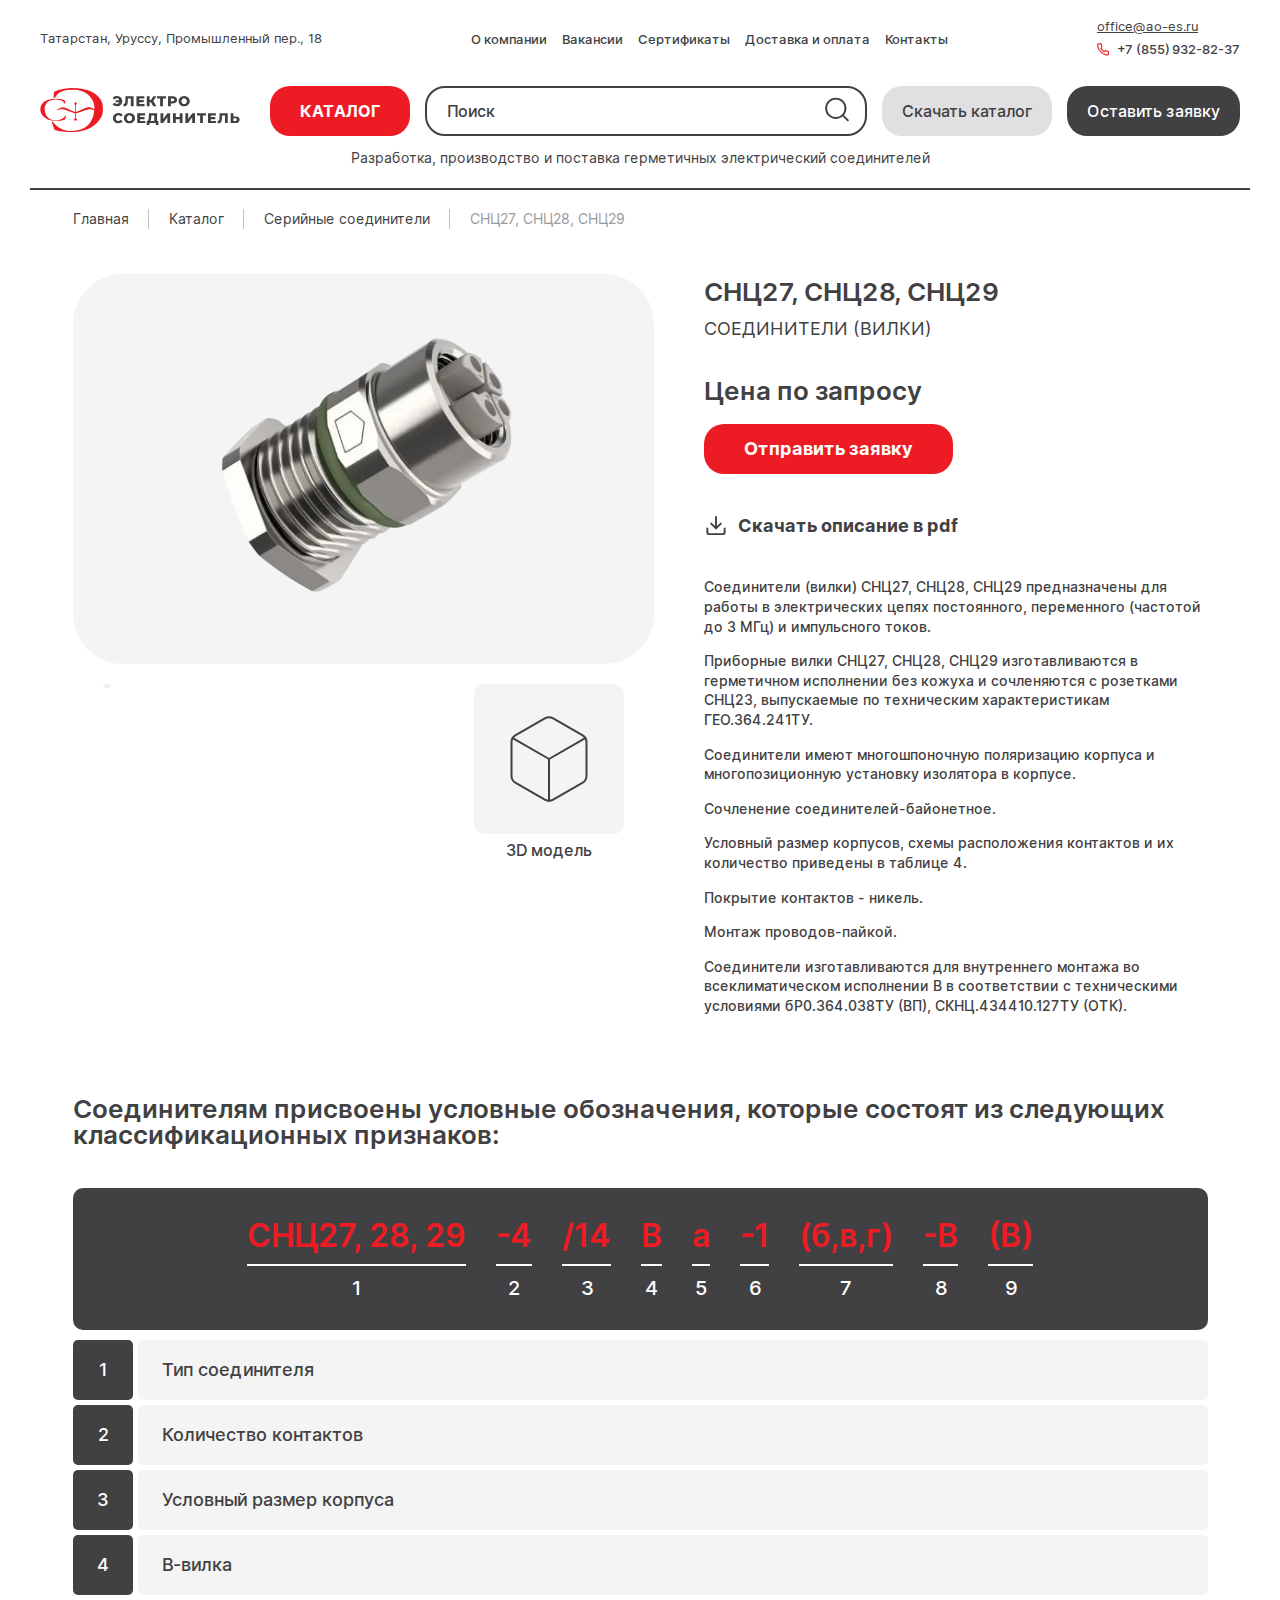
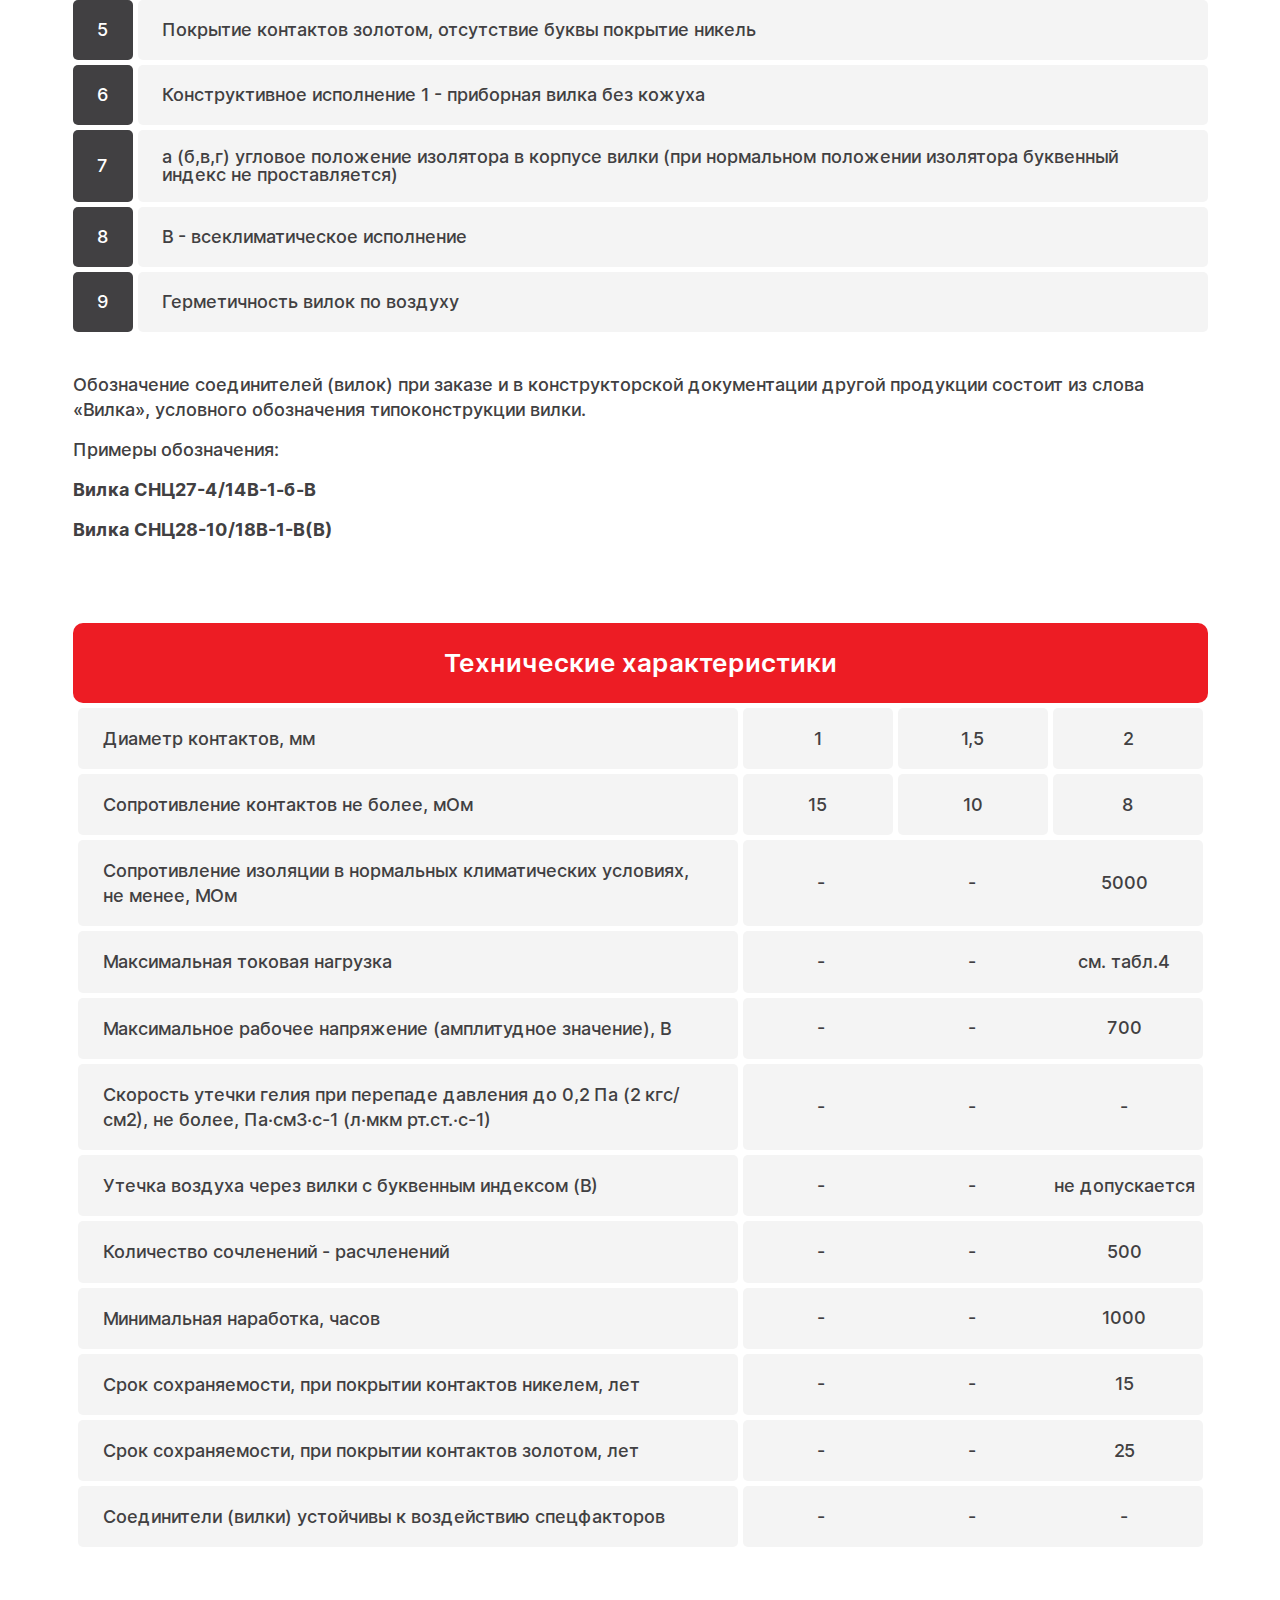
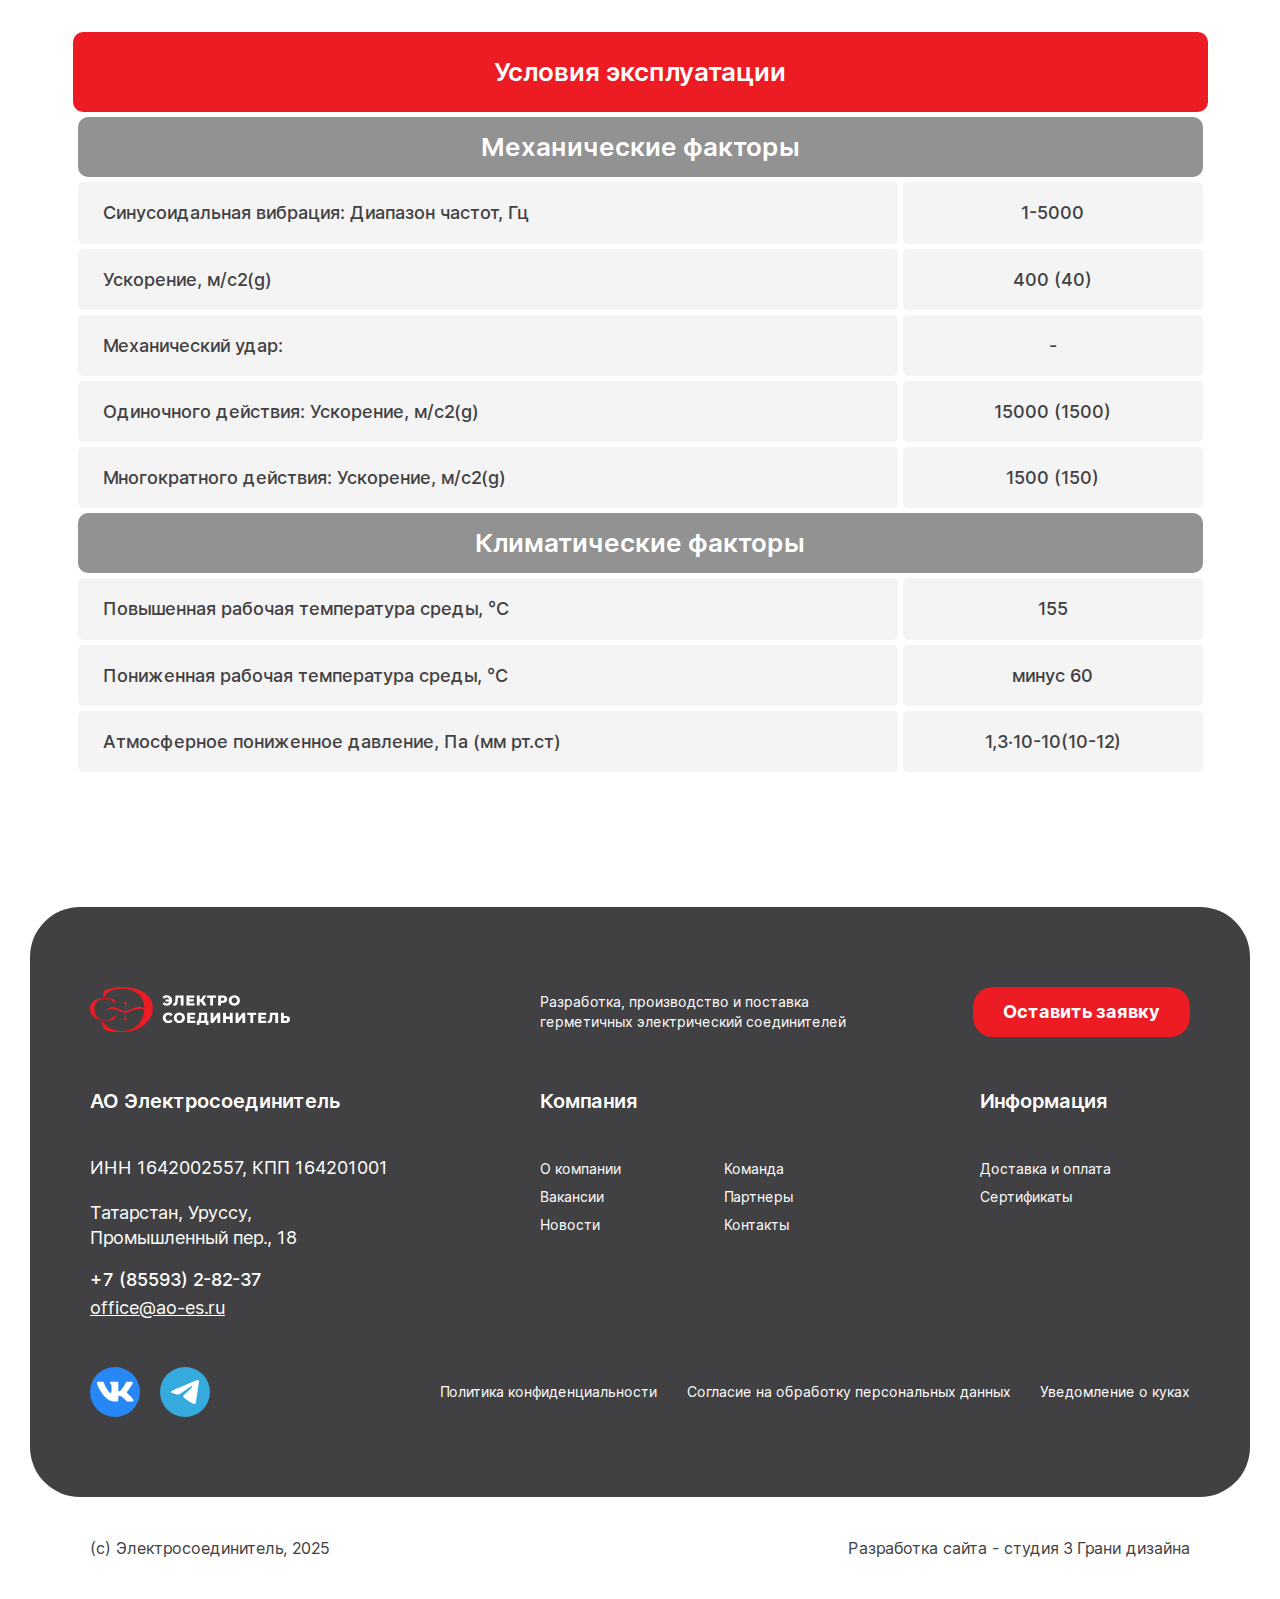
<file: product.html>
<!DOCTYPE html>
<html lang="en">

<head>
	<meta charset="UTF-8">
	<meta name="viewport" content="width=device-width, initial-scale=1.0">
	<meta name="keywords" content="">
	<link rel="stylesheet" href="css/libs.min.css">
	<link rel="stylesheet" href="css/style.min.css">
	<title>СНЦ27, СНЦ28, СНЦ29</title>
</head>


<body>
	<div class="wrapper">
		<header class="header">
    <div class="container">
        <div class="header__inner">
            <div class="header-top">
                <div class="header__location">Татарстан, Уруссу, Промышленный пер., 18</div>
                <ul class="header__list">
                    <li><a href="">О компании</a></li>
                    <li><a href="">Вакансии</a></li>
                    <li><a href="">Сертификаты</a></li>
                    <li><a href="">Доставка и оплата</a></li>
                    <li><a href="">Контакты</a></li>
                </ul>
                <div class="header__group">
                    <a href="mailto:office@ao-es.ru" class="header__email">office@ao-es.ru</a>
                    <a href="tel:+78559328237" class="header__phone">
                        <i>
                            <img src="img/phone.svg" alt="">
                        </i>
                        <span>+7 (855) 932-82-37</span>
                    </a>
                </div>
            </div>
            <div class="header-center">
                <a href="" class="header__logo">
                    <img src="img/logo.svg" alt="">
                </a>
                <div class="header__group2">
                    <div class="header__catalog">
                        <a href="" class="header__catalog-show btn btn-red">
                            <span>Каталог</span>
                        </a>
                    </div>
                    <div class="header__search">
                        <input type="search" placeholder="Поиск">
                        <button class="header__search-btn">
                            <img src="img/search.svg" alt="">
                        </button>
                    </div>
                    <div class="header__btns">
                        <a href="" download="" class="header__btn btn btn-gray">
                            <span>Скачать каталог</span>
                        </a>
                        <button class="header__btn btn btn-black">
                            <span>Оставить заявку</span>
                        </button>
                    </div>
                    <div class="burger">
                        <span></span>
                        <span></span>
                        <span></span>
                    </div>
                </div>
            </div>
            <div class="header-bottom">
                <div class="header__text">Разработка, производство и поставка герметичных электрический соединителей</div>
            </div>
            <div class="header-mob">
                <div class="header__search">
                    <input type="search" placeholder="Поиск">
                    <button class="header__search-btn">
                        <img src="img/search.svg" alt="">
                    </button>
                </div>
                <div class="header__catalog">
                    <a href="" class="header__catalog-show btn btn-red">
                        <span>Каталог</span>
                    </a>
                </div>
                <ul class="header__list">
                    <li><a href="">О компании</a></li>
                    <li><a href="">Вакансии</a></li>
                    <li><a href="">Сертификаты</a></li>
                    <li><a href="">Доставка и оплата</a></li>
                    <li><a href="">Контакты</a></li>
                </ul>
                <div class="header__btns">
                    <a href="" download="" class="header__btn btn btn-gray">
                        <span>Скачать каталог</span>
                    </a>
                    <button class="header__btn btn btn-black">
                        <span>Оставить заявку</span>
                    </button>
                </div>
                <div class="header__group">
                    <a href="mailto:office@ao-es.ru" class="header__email">office@ao-es.ru</a>
                    <a href="tel:+78559328237" class="header__phone">
                        <i>
                            <img src="img/phone.svg" alt="">
                        </i>
                        <span>+7 (855) 932-82-37</span>
                    </a>
                    <div class="header__location">Татарстан, Уруссу, Промышленный пер., 18</div>
                </div>
            </div>
            <div class="menu-bg"></div>
        </div>
    </div>
</header>
		<main class="content">
			<section class="breadcrumbs">
				<div class="container">
					<div class="breadcrumbs__items">
						<a href="index.html" class="breadcrumbs__item">Главная</a>
						<a href="" class="breadcrumbs__item">Каталог</a>
						<a href="" class="breadcrumbs__item">Серийные соединители</a>
						<span class="breadcrumbs__item breadcrumbs__item--active">СНЦ27, СНЦ28, СНЦ29</span>
					</div>
				</div>
			</section>
			<section class="product-main">
				<div class="container">
					<div class="product-main__inner">
						<div class="gallery">
							<div class="gallery__big swiper mySwiper2">
								<div class="swiper-wrapper">
									<a class="swiper-slide" href="img/product-main__img.webp" data-fancybox="gallery">
										<img src="img/product-main__img.webp" alt="">
									</a>
									<a class="swiper-slide" href="img/product-main__img.webp" data-fancybox="gallery">
										<img src="img/product-main__img.webp" alt="">
									</a>
									<a class="swiper-slide" href="img/product-main__img.webp" data-fancybox="gallery">
										<img src="img/product-main__img.webp" alt="">
									</a>
									<a class="swiper-slide" href="img/product-main__img.webp" data-fancybox="gallery">
										<img src="img/product-main__img.webp" alt="">
									</a>
								</div>
							</div>
							<div class="gallery__small-wrap">
								<div thumbsslider="" class="gallery__small swiper mySwiper">
									<div class="swiper-wrapper">
										<div class="swiper-slide">
											<img src="img/product-main__img.webp" alt="">
										</div>
										<div class="swiper-slide">
											<img src="img/product-main__img.webp" alt="">
										</div>
										<div class="swiper-slide">
											<img src="img/product-main__img.webp" alt="">
										</div>
										<div class="swiper-slide">
											<img src="img/product-main__img.webp" alt="">
										</div>
									</div>
								</div>
								<div class="threed">
									<div class="threed-img">
										<img src="img/3d.svg" alt="">
									</div>
									<div class="threed-text">3D модель</div>
								</div>
							</div>
						</div>
						<div class="product-main__desc">
							<h2 class="product-main__title h2">СНЦ27, СНЦ28, СНЦ29</h2>
							<div class="product-main__subtitle">СОЕДИНИТЕЛИ (ВИЛКИ)</div>
							<div class="product-main__price">Цена по запросу</div>
							<button class="product-main__btn btn btn-red">
								<span>Отправить заявку</span>
							</button>
							<a class="product-main__download" download="" href="">
								<i>
									<img src="img/download.svg" alt="">
								</i>
								<span>Скачать описание в pdf</span>
							</a>
							<div class="product-main__text">
								<p>Соединители (вилки) СНЦ27, СНЦ28, СНЦ29 предназначены для работы в электрических цепях постоянного, переменного (частотой до 3 МГц) и импульсного токов.</p>
								<p>Приборные вилки СНЦ27, СНЦ28, СНЦ29 изготавливаются в герметичном исполнении без кожуха и сочленяются с розетками СНЦ23, выпускаемые по техническим характеристикам ГЕО.364.241ТУ.</p>
								<p>Соединители имеют многошпоночную поляризацию корпуса и многопозиционную установку изолятора в корпусе.</p>
								<p>Сочленение соединителей-байонетное.</p>
								<p>Условный размер корпусов, схемы расположения контактов и их количество приведены в таблице 4.</p>
								<p>Покрытие контактов - никель.</p>
								<p>Монтаж проводов-пайкой.</p>
								<p>Соединители изготавливаются для внутреннего монтажа во всеклиматическом исполнении В в соответствии с техническими условиями бР0.364.038ТУ (ВП), СКНЦ.434410.127ТУ (ОТК).</p>
							</div>
						</div>
					</div>
				</div>
			</section>
			<section class="product-info">
				<div class="container">
					<div class="product-info__inner">
						<h3 class="product-info__title">Соединителям присвоены условные обозначения, которые состоят из следующих классификационных признаков:</h3>
						<div class="ids">
							<div class="ids-head">
								<div class="ids-items">
									<div class="ids-item">
										<div class="ids-item__number">СНЦ27, 28, 29</div>
										<div class="ids-item__number2">1</div>
									</div>
									<div class="ids-item">
										<div class="ids-item__number">-4</div>
										<div class="ids-item__number2">2</div>
									</div>
									<div class="ids-item">
										<div class="ids-item__number">/14</div>
										<div class="ids-item__number2">3</div>
									</div>
									<div class="ids-item">
										<div class="ids-item__number">В</div>
										<div class="ids-item__number2">4</div>
									</div>
									<div class="ids-item">
										<div class="ids-item__number">а</div>
										<div class="ids-item__number2">5</div>
									</div>
									<div class="ids-item">
										<div class="ids-item__number">-1</div>
										<div class="ids-item__number2">6</div>
									</div>
									<div class="ids-item">
										<div class="ids-item__number">(б,в,г)</div>
										<div class="ids-item__number2">7</div>
									</div>
									<div class="ids-item">
										<div class="ids-item__number">-В</div>
										<div class="ids-item__number2">8</div>
									</div>
									<div class="ids-item">
										<div class="ids-item__number">(В)</div>
										<div class="ids-item__number2">9</div>
									</div>
								</div>
							</div>
							<div class="ids-body">
								<div class="ids-items2">
									<div class="ids-item2">
										<div class="ids-item2__number">1</div>
										<div class="ids-item2__text">Тип соединителя</div>
									</div>
									<div class="ids-item2">
										<div class="ids-item2__number">2</div>
										<div class="ids-item2__text">Количество контактов</div>
									</div>
									<div class="ids-item2">
										<div class="ids-item2__number">3</div>
										<div class="ids-item2__text">Условный размер корпуса</div>
									</div>
									<div class="ids-item2">
										<div class="ids-item2__number">4</div>
										<div class="ids-item2__text">В-вилка</div>
									</div>
									<div class="ids-item2">
										<div class="ids-item2__number">5</div>
										<div class="ids-item2__text">Покрытие контактов золотом, отсутствие буквы покрытие никель</div>
									</div>
									<div class="ids-item2">
										<div class="ids-item2__number">6</div>
										<div class="ids-item2__text">Конструктивное исполнение 1 - приборная вилка без кожуха</div>
									</div>
									<div class="ids-item2">
										<div class="ids-item2__number">7</div>
										<div class="ids-item2__text">а (б,в,г) угловое положение изолятора в корпусе вилки (при нормальном положении изолятора буквенный индекс не проставляется)</div>
									</div>
									<div class="ids-item2">
										<div class="ids-item2__number">8</div>
										<div class="ids-item2__text">В - всеклиматическое исполнение</div>
									</div>
									<div class="ids-item2">
										<div class="ids-item2__number">9</div>
										<div class="ids-item2__text">Герметичность вилок по воздуху</div>
									</div>
								</div>
								<div class="ids-text">
									<p>
										Обозначение соединителей (вилок) при заказе и в конструкторской документации другой
										продукции состоит из слова «Вилка», условного обозначения типоконструкции вилки.
									</p>
									<p>Примеры обозначения:</p>
									<p><strong>Вилка СНЦ27-4/14В-1-б-В</strong></p>
									<p><strong>Вилка СНЦ28-10/18В-1-В(В) </strong></p>
								</div>
							</div>
						</div>
						<div class="product-table">
							<table>
								<caption>Технические характеристики</caption>
								<tbody>
									<tr>
										<td>Диаметр контактов, мм</td>
										<td>1</td>
										<td>1,5</td>
										<td>2</td>
									</tr>
									<tr>
										<td>Сопротивление контактов не более, мОм</td>
										<td>15</td>
										<td>10</td>
										<td>8</td>
									</tr>
									<tr>
										<td>Сопротивление изоляции в нормальных климатических условиях, не менее, МОм</td>
										<td colspan="3">
											<div class="colspan-3">
												<span>-</span>
												<span>-</span>
												<span>5000</span>
											</div>
										</td>
									</tr>
									<tr>
										<td>Максимальная токовая нагрузка</td>
										<td colspan="3">
											<div class="colspan-3">
												<span>-</span>
												<span>-</span>
												<span>см. табл.4</span>
											</div>
										</td>
									</tr>
									<tr>
										<td>Максимальное рабочее напряжение (амплитудное значение), В</td>
										<td colspan="3">
											<div class="colspan-3">
												<span>-</span>
												<span>-</span>
												<span>700</span>
											</div>
										</td>
									</tr>
									<tr>
										<td>Скорость утечки гелия при перепаде давления до 0,2 Па (2 кгс/см2), не более, Па·см3·с-1 (л·мкм рт.ст.·с-1)</td>
										<td colspan="3">
											<div class="colspan-3">
												<span>-</span>
												<span>-</span>
												<span>-</span>
											</div>
										</td>
									</tr>
									<tr>
										<td>Утечка воздуха через вилки с буквенным индексом (В)</td>
										<td colspan="3">
											<div class="colspan-3">
												<span>-</span>
												<span>-</span>
												<span>не допуск<wbr>ается</span>
											</div>
										</td>
									</tr>
									<tr>
										<td>Количество сочленений - расчленений</td>
										<td colspan="3">
											<div class="colspan-3">
												<span>-</span>
												<span>-</span>
												<span>500</span>
											</div>
										</td>
									</tr>
									<tr>
										<td>Минимальная наработка, часов</td>
										<td colspan="3">
											<div class="colspan-3">
												<span>-</span>
												<span>-</span>
												<span>1000</span>
											</div>
										</td>
									</tr>
									<tr>
										<td>Срок сохраняемости, при покрытии контактов никелем, лет</td>
										<td colspan="3">
											<div class="colspan-3">
												<span>-</span>
												<span>-</span>
												<span>15</span>
											</div>
										</td>
									</tr>
									<tr>
										<td>Срок сохраняемости, при покрытии контактов золотом, лет</td>
										<td colspan="3">
											<div class="colspan-3">
												<span>-</span>
												<span>-</span>
												<span>25</span>
											</div>
										</td>
									</tr>
									<tr>
										<td>Соединители (вилки) устойчивы к воздействию спецфакторов</td>
										<td colspan="3">
											<div class="colspan-3">
												<span>-</span>
												<span>-</span>
												<span>-</span>
											</div>
										</td>
									</tr>
								</tbody>
							</table>
						</div>
						<div class="product-table2">
							<table>
								<caption>Условия эксплуатации</caption>
								<thead>
									<tr>
										<th colspan="2">Механические факторы</th>
									</tr>
								</thead>
								<tbody>
									<tr>
										<td>Синусоидальная вибрация: Диапазон частот, Гц</td>
										<td>1-5000</td>
									</tr>
									<tr>
										<td>Ускорение, м/c2(g)</td>
										<td>400 (40)</td>
									</tr>
									<tr>
										<td>Механический удар:</td>
										<td>-</td>
									</tr>
									<tr>
										<td>Одиночного действия: Ускорение, м/c2(g)</td>
										<td>15000 (1500)</td>
									</tr>
									<tr>
										<td>Многократного действия: Ускорение, м/c2(g)</td>
										<td>1500 (150)</td>
									</tr>
								</tbody>
								<thead>
									<tr>
										<th colspan="2">Климатические факторы</th>
									</tr>
								</thead>
								<tbody>
									<tr>
										<td>Повышенная рабочая температура среды, °С</td>
										<td>155</td>
									</tr>
									<tr>
										<td>Пониженная рабочая температура среды, °С</td>
										<td>минус 60</td>
									</tr>
									<tr>
										<td>Атмосферное пониженное давление, Па (мм рт.ст)</td>
										<td>1,3·10-10(10-12)</td>
									</tr>
								</tbody>
							</table>
						</div>
					</div>
				</div>
			</section>
		</main>
		<footer class="footer">
    <div class="footer-top">
        <div class="container">
            <div class="footer-top__inner">
                <div class="footer__group">
                    <a class="footer__logo" href="">
                        <img src="img/logo2.svg" alt="">
                    </a>
                    <div class="footer__subgroup">
                        <div class="footer__text">Разработка, производство и поставка герметичных электрический соединителей</div>
                        <button class="footer__btn btn btn-red">
                            <span>Оставить заявку</span>
                        </button>
                    </div>
                </div>
                <div class="footer__group2">
                    <div class="footer__subgroup2">
                        <div class="footer__subtitle">АО Электросоединитель</div>
                        <div class="footer__items">
                            <div class="footer__item footer__info">
                                <span>ИНН 1642002557,</span>
                                <span>КПП 164201001</span>
                            </div>
                            <div class="footer__item footer__location">Татарстан, Уруссу, <br> Промышленный пер., 18</div>
                            <div class="footer__item">
                                <a class="footer__phone" href="tel:+78559328237">+7 (85593) 2-82-37</a>
                                <a class="footer__email" href="mailto:office@ao-es.ru">office@ao-es.ru</a>
                            </div>
                        </div>
                    </div>
                    <div class="footer__items2">
                        <div class="footer__item2">
                            <div class="footer__subtitle">Компания</div>
                            <nav class="footer__nav">
                                <ul class="footer__list">
                                    <li><a href="">О компании</a></li>
                                    <li><a href="">Вакансии</a></li>
                                    <li><a href="">Новости</a></li>
                                </ul>
                                <ul class="footer__list">
                                    <li><a href="">Команда</a></li>
                                    <li><a href="">Партнеры</a></li>
                                    <li><a href="">Контакты</a></li>
                                </ul>
                            </nav>
                        </div>
                        <div class="footer__item2">
                            <div class="footer__subtitle">Информация</div>
                            <nav class="footer__nav">
                                <ul class="footer__list">
                                    <li><a href="">Доставка и оплата</a></li>
                                    <li><a href="">Сертификаты   </a></li>
                                </ul>
                            </nav>
                        </div>
                    </div>
                </div>
                <div class="footer__group3">
                    <div class="footer__socials">
                        <a class="footer__social vk" href="">
                            <img src="img/vk.svg" alt="">
                        </a>
                        <a class="footer__social tg" href="">
                            <img src="img/telegram.svg" alt="">
                        </a>
                    </div>
                    <div class="footer__links">
                        <a class="footer__link" href="">Политика конфиденциальности</a>
                        <a class="footer__link" href="">Согласие на обработку персональных данных</a>
                        <a class="footer__link" href="">Уведомление о куках</a>
                    </div>
                </div>
            </div>
        </div>
    </div>
    <div class="footer-bottom">
        <div class="container">
            <div class="footer-bottom__inner">
                <div class="footer__text2">
                    <p>(с) Электросоединитель, 2025</p>
                    <p>Разработка сайта - <a href="">студия 3 Грани дизайна</a></p>
                </div>
            </div>
        </div>
    </div>
</footer>

		<button class="up">
			<span class="up-icon">
				<svg width="44" height="44" viewBox="0 0 44 44" fill="none" xmlns="http://www.w3.org/2000/svg">
					<path d="M22 34.834L22 9.16732" stroke="#ED1C24" stroke-width="4" stroke-linecap="round" stroke-linejoin="round"/>
					<path d="M34.833 22L21.9997 9.16667L9.16634 22" stroke="#ED1C24" stroke-width="4" stroke-linecap="round" stroke-linejoin="round"/>
				</svg>
			</span>
			<span class="up-text">На верх</span>
		</button>
	</div>
	<script src="js/libs.min.js"></script>
<script src="js/main.min.js"></script>

</body>

</html>
</file>
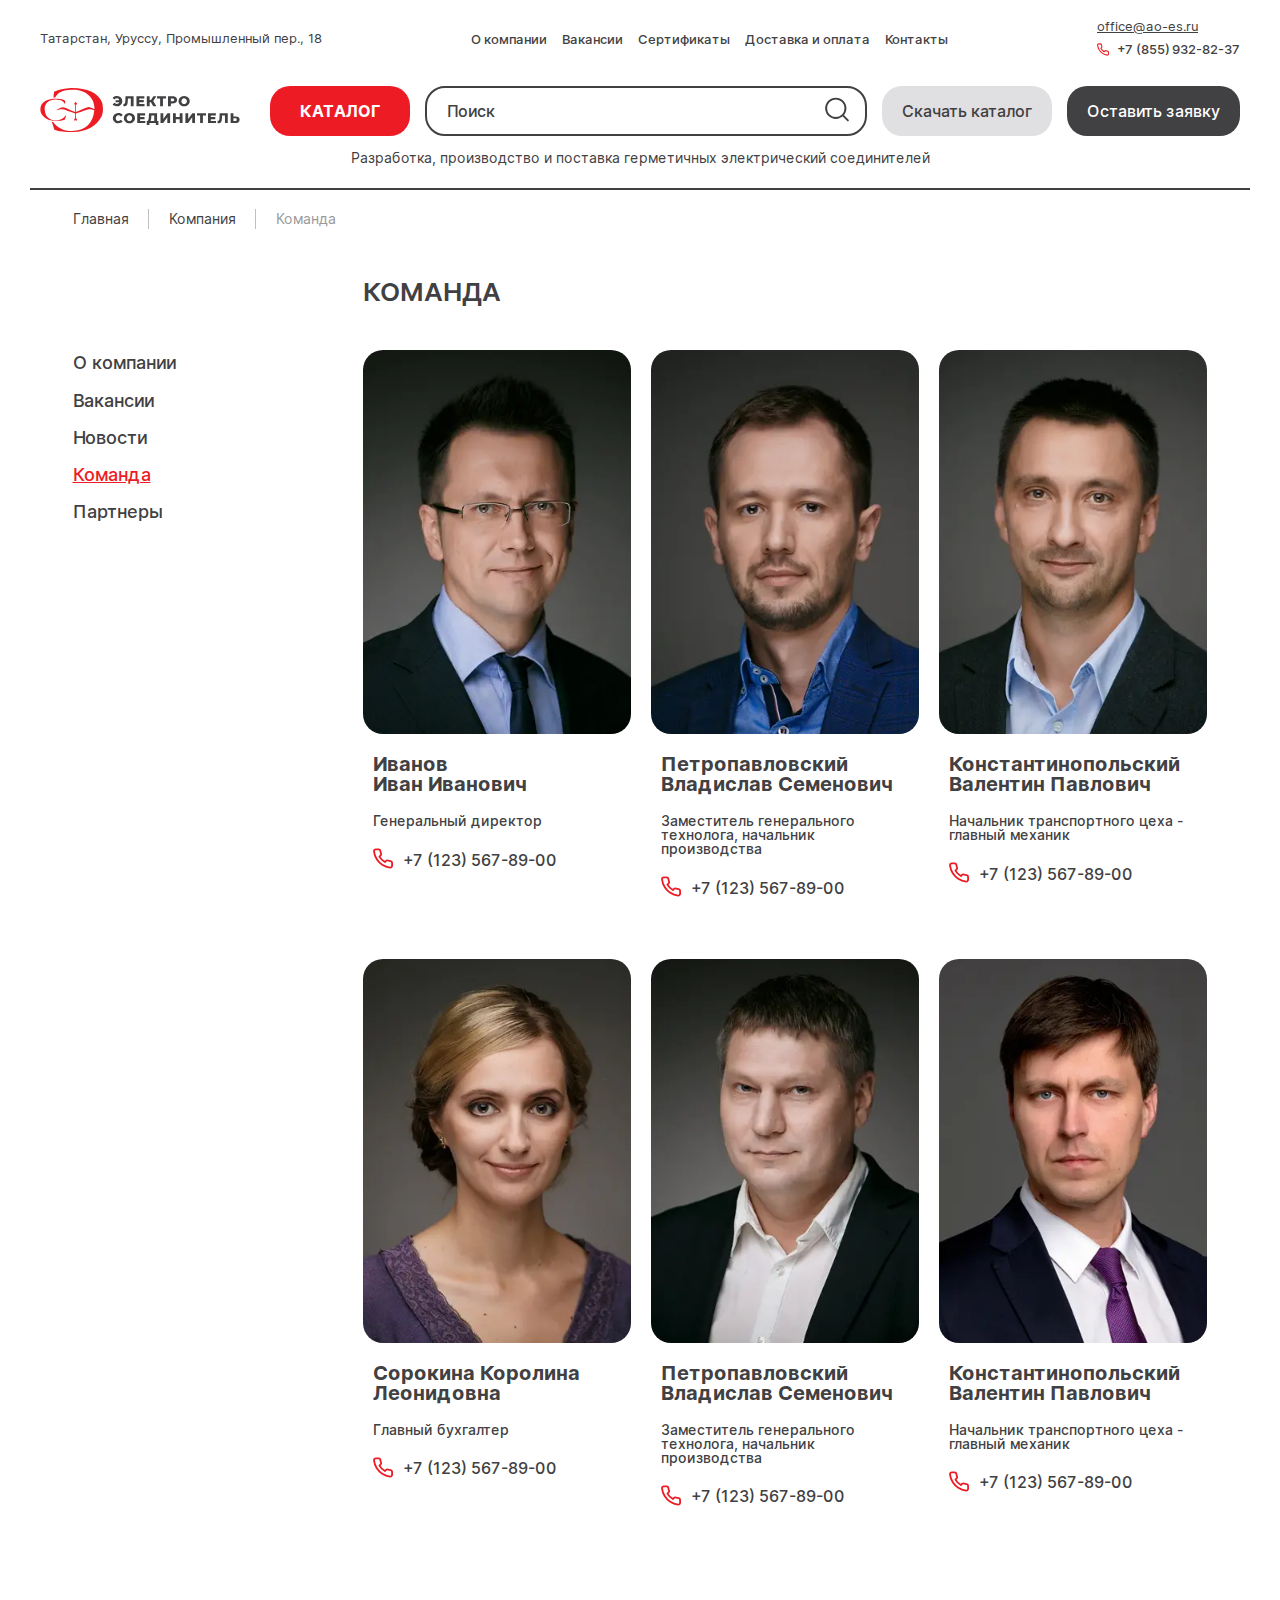
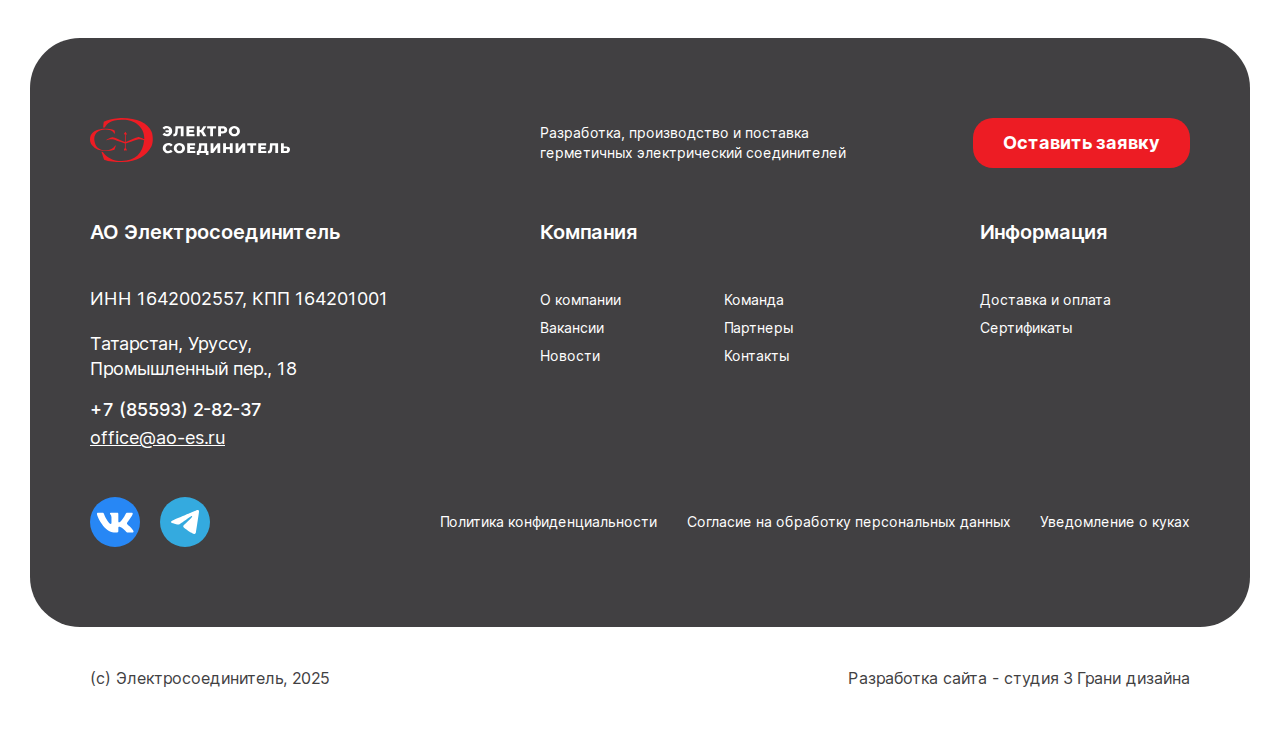
<file: team.html>
<!DOCTYPE html>
<html lang="en">

<head>
	<meta charset="UTF-8">
	<meta name="viewport" content="width=device-width, initial-scale=1.0">
	<meta name="keywords" content="">
	<link rel="stylesheet" href="css/libs.min.css">
	<link rel="stylesheet" href="css/style.min.css">
	<title>Команда</title>
</head>


<body>
	<div class="wrapper">
		<header class="header">
    <div class="container">
        <div class="header__inner">
            <div class="header-top">
                <div class="header__location">Татарстан, Уруссу, Промышленный пер., 18</div>
                <ul class="header__list">
                    <li><a href="">О компании</a></li>
                    <li><a href="">Вакансии</a></li>
                    <li><a href="">Сертификаты</a></li>
                    <li><a href="">Доставка и оплата</a></li>
                    <li><a href="">Контакты</a></li>
                </ul>
                <div class="header__group">
                    <a href="mailto:office@ao-es.ru" class="header__email">office@ao-es.ru</a>
                    <a href="tel:+78559328237" class="header__phone">
                        <i>
                            <img src="img/phone.svg" alt="">
                        </i>
                        <span>+7 (855) 932-82-37</span>
                    </a>
                </div>
            </div>
            <div class="header-center">
                <a href="" class="header__logo">
                    <img src="img/logo.svg" alt="">
                </a>
                <div class="header__group2">
                    <div class="header__catalog">
                        <a href="" class="header__catalog-show btn btn-red">
                            <span>Каталог</span>
                        </a>
                    </div>
                    <div class="header__search">
                        <input type="search" placeholder="Поиск">
                        <button class="header__search-btn">
                            <img src="img/search.svg" alt="">
                        </button>
                    </div>
                    <div class="header__btns">
                        <a href="" download="" class="header__btn btn btn-gray">
                            <span>Скачать каталог</span>
                        </a>
                        <button class="header__btn btn btn-black">
                            <span>Оставить заявку</span>
                        </button>
                    </div>
                    <div class="burger">
                        <span></span>
                        <span></span>
                        <span></span>
                    </div>
                </div>
            </div>
            <div class="header-bottom">
                <div class="header__text">Разработка, производство и поставка герметичных электрический соединителей</div>
            </div>
            <div class="header-mob">
                <div class="header__search">
                    <input type="search" placeholder="Поиск">
                    <button class="header__search-btn">
                        <img src="img/search.svg" alt="">
                    </button>
                </div>
                <div class="header__catalog">
                    <a href="" class="header__catalog-show btn btn-red">
                        <span>Каталог</span>
                    </a>
                </div>
                <nav class="header__nav">
                    <ul class="header__list">
                        <li><a href="">О компании</a></li>
                        <li><a href="">Вакансии</a></li>
                        <li><a href="">Сертификаты</a></li>
                        <li><a href="">Доставка и оплата</a></li>
                        <li><a href="">Контакты</a></li>
                    </ul>
                </nav>
                <div class="header__btns">
                    <a href="" download="" class="header__btn btn btn-gray">
                        <span>Скачать каталог</span>
                    </a>
                    <button class="header__btn btn btn-black">
                        <span>Оставить заявку</span>
                    </button>
                </div>
                <div class="header__group">
                    <a href="mailto:office@ao-es.ru" class="header__email">office@ao-es.ru</a>
                    <a href="tel:+78559328237" class="header__phone">
                        <i>
                            <img src="img/phone.svg" alt="">
                        </i>
                        <span>+7 (855) 932-82-37</span>
                    </a>
                    <div class="header__location">Татарстан, Уруссу, Промышленный пер., 18</div>
                </div>
            </div>
            <div class="menu-bg"></div>
        </div>
    </div>
</header>
		<main class="content">
			<section class="breadcrumbs">
				<div class="container">
					<div class="breadcrumbs__items">
						<a href="index.html" class="breadcrumbs__item">Главная</a>
						<a href="" class="breadcrumbs__item">Компания</a>
						<span class="breadcrumbs__item breadcrumbs__item--active">Команда</span>
					</div>
				</div>
			</section>
			<section class="general">
				<div class="container">
					<div class="general__inner">
						<h1 class="general__title">Команда</h1>
						<div class="general__wrap">
							<div class="sidebar">
								<ul class="sidebar__list">
									<li><a class="sidebar__link" href="">О компании</a></li>
									<li><a class="sidebar__link" href="">Вакансии </a></li>
									<li><a class="sidebar__link" href="">Новости</a></li>
									<li><a class="sidebar__link sidebar__link--active" href="">Команда</a></li>
									<li><a class="sidebar__link" href="">Партнеры</a></li>
								</ul>
							</div>
							<div class="general__content">
								<div class="team__cards">
									<div class="team-card">
										<div class="team-card__img">
											<img src="img/team-img.webp" alt="">
										</div>
										<div class="team-card__desc">
											<div class="team-card__name">Иванов <br>Иван Иванович</div>
											<div class="team-card__post">Генеральный директор</div>
											<a href="tel:+71235678900" class="team-card__phone">
												<i>
													<img src="img/phone.svg" alt="">
												</i>
												<span>+7 (123) 567-89-00</span>
											</a>
										</div>
									</div>
									<div class="team-card">
										<div class="team-card__img">
											<img src="img/team-img2.webp" alt="">
										</div>
										<div class="team-card__desc">
											<div class="team-card__name">Петропавловский Владислав Семенович</div>
											<div class="team-card__post">Заместитель генерального технолога, начальник производства</div>
											<a href="tel:+71235678900" class="team-card__phone">
												<i>
													<img src="img/phone.svg" alt="">
												</i>
												<span>+7 (123) 567-89-00</span>
											</a>
										</div>
									</div>
									<div class="team-card">
										<div class="team-card__img">
											<img src="img/team-img3.webp" alt="">
										</div>
										<div class="team-card__desc">
											<div class="team-card__name">Константинопольский Валентин Павлович</div>
											<div class="team-card__post">Начальник транспортного цеха - главный механик</div>
											<a href="tel:+71235678900" class="team-card__phone">
												<i>
													<img src="img/phone.svg" alt="">
												</i>
												<span>+7 (123) 567-89-00</span>
											</a>
										</div>
									</div>
									<div class="team-card">
										<div class="team-card__img">
											<img src="img/team-img4.webp" alt="">
										</div>
										<div class="team-card__desc">
											<div class="team-card__name">Сорокина Королина Леонидовна</div>
											<div class="team-card__post">Главный бухгалтер</div>
											<a href="tel:+71235678900" class="team-card__phone">
												<i>
													<img src="img/phone.svg" alt="">
												</i>
												<span>+7 (123) 567-89-00</span>
											</a>
										</div>
									</div>
									<div class="team-card">
										<div class="team-card__img">
											<img src="img/team-img5.webp" alt="">
										</div>
										<div class="team-card__desc">
											<div class="team-card__name">Петропавловский Владислав Семенович</div>
											<div class="team-card__post">Заместитель генерального технолога, начальник производства</div>
											<a href="tel:+71235678900" class="team-card__phone">
												<i>
													<img src="img/phone.svg" alt="">
												</i>
												<span>+7 (123) 567-89-00</span>
											</a>
										</div>
									</div>
									<div class="team-card">
										<div class="team-card__img">
											<img src="img/team-img6.webp" alt="">
										</div>
										<div class="team-card__desc">
											<div class="team-card__name">Константинопольский Валентин Павлович</div>
											<div class="team-card__post">Начальник транспортного цеха - главный механик</div>
											<a href="tel:+71235678900" class="team-card__phone">
												<i>
													<img src="img/phone.svg" alt="">
												</i>
												<span>+7 (123) 567-89-00</span>
											</a>
										</div>
									</div>
								</div>
							</div>
						</div>
					</div>
				</div>
			</section>
		</main>
		<footer class="footer">
    <div class="footer-top">
        <div class="container">
            <div class="footer-top__inner">
                <div class="footer__group">
                    <a class="footer__logo" href="">
                        <img src="img/logo2.svg" alt="">
                    </a>
                    <div class="footer__subgroup">
                        <div class="footer__text">Разработка, производство и поставка герметичных электрический соединителей</div>
                        <button class="footer__btn btn btn-red">
                            <span>Оставить заявку</span>
                        </button>
                    </div>
                </div>
                <div class="footer__group2">
                    <div class="footer__subgroup2">
                        <div class="footer__subtitle">АО Электросоединитель</div>
                        <div class="footer__items">
                            <div class="footer__item footer__info">
                                <span>ИНН 1642002557,</span>
                                <span>КПП 164201001</span>
                            </div>
                            <div class="footer__item footer__location">Татарстан, Уруссу, <br>Промышленный пер., 18</div>
                            <div class="footer__item">
                                <a class="footer__phone" href="tel:+78559328237">+7 (85593) 2-82-37</a>
                                <a class="footer__email" href="mailto:office@ao-es.ru">office@ao-es.ru</a>
                            </div>
                        </div>
                    </div>
                    <div class="footer__items2">
                        <div class="footer__item2">
                            <div class="footer__subtitle">Компания</div>
                            <nav class="footer__nav">
                                <ul class="footer__list">
                                    <li><a href="">О компании</a></li>
                                    <li><a href="">Вакансии</a></li>
                                    <li><a href="">Новости</a></li>
                                </ul>
                                <ul class="footer__list">
                                    <li><a href="">Команда</a></li>
                                    <li><a href="">Партнеры</a></li>
                                    <li><a href="">Контакты</a></li>
                                </ul>
                            </nav>
                        </div>
                        <div class="footer__item2">
                            <div class="footer__subtitle">Информация</div>
                            <nav class="footer__nav">
                                <ul class="footer__list">
                                    <li><a href="">Доставка и оплата</a></li>
                                    <li><a href="">Сертификаты   </a></li>
                                </ul>
                            </nav>
                        </div>
                    </div>
                </div>
                <div class="footer__group3">
                    <div class="footer__socials">
                        <a class="footer__social vk" href="">
                            <img src="img/vk.svg" alt="">
                        </a>
                        <a class="footer__social tg" href="">
                            <img src="img/telegram.svg" alt="">
                        </a>
                    </div>
                    <div class="footer__links">
                        <a class="footer__link" href="">Политика конфиденциальности</a>
                        <a class="footer__link" href="">Согласие на обработку персональных данных</a>
                        <a class="footer__link" href="">Уведомление о куках</a>
                    </div>
                </div>
            </div>
        </div>
    </div>
    <div class="footer-bottom">
        <div class="container">
            <div class="footer-bottom__inner">
                <div class="footer__text2">
                    <p>(с) Электросоединитель, 2025</p>
                    <p>Разработка сайта - <a href="">студия 3 Грани дизайна</a></p>
                </div>
            </div>
        </div>
    </div>
</footer>

		<button class="up">
			<span class="up-icon">
				<svg width="44" height="44" viewBox="0 0 44 44" fill="none" xmlns="http://www.w3.org/2000/svg">
					<path d="M22 34.834L22 9.16732" stroke="#ED1C24" stroke-width="4" stroke-linecap="round" stroke-linejoin="round"/>
					<path d="M34.833 22L21.9997 9.16667L9.16634 22" stroke="#ED1C24" stroke-width="4" stroke-linecap="round" stroke-linejoin="round"/>
				</svg>
			</span>
			<span class="up-text">На верх</span>
		</button>
	</div>
	<script src="js/libs.min.js"></script>
<script src="js/main.min.js"></script>

</body>

</html>
</file>
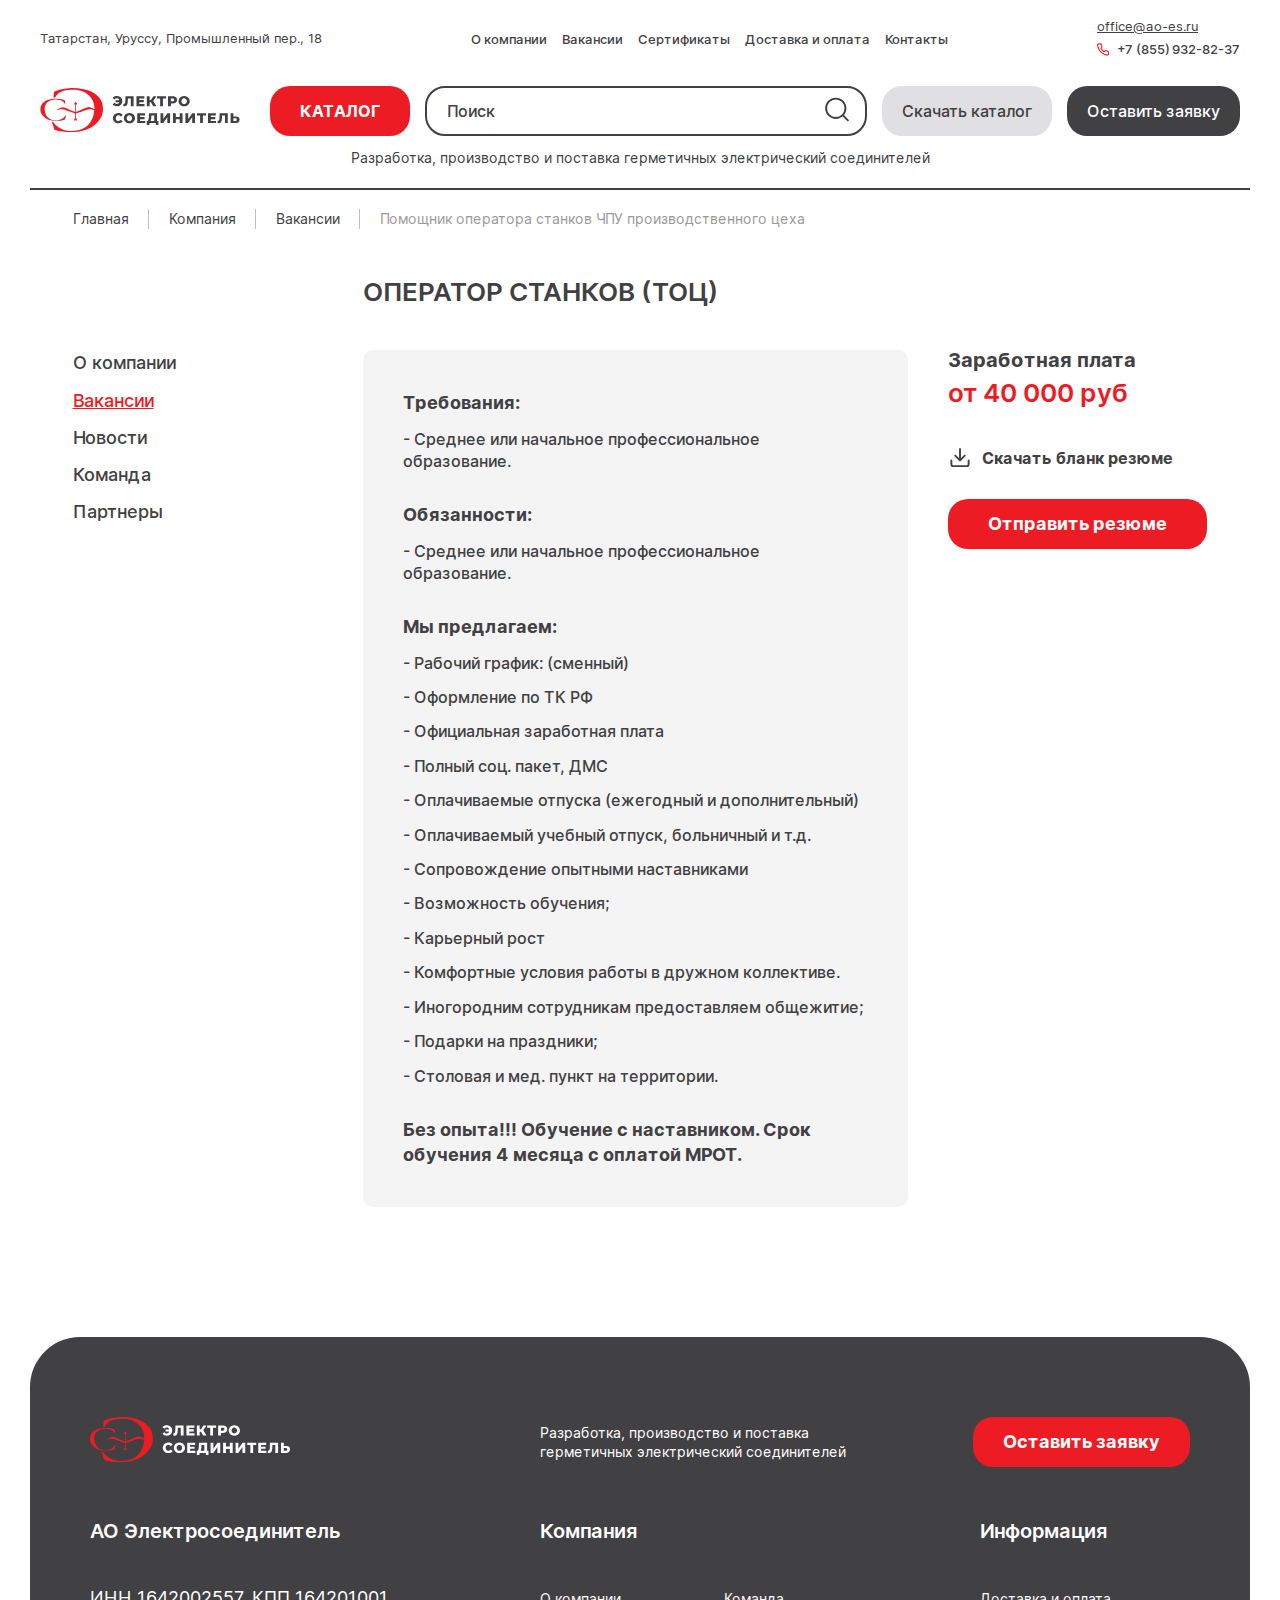
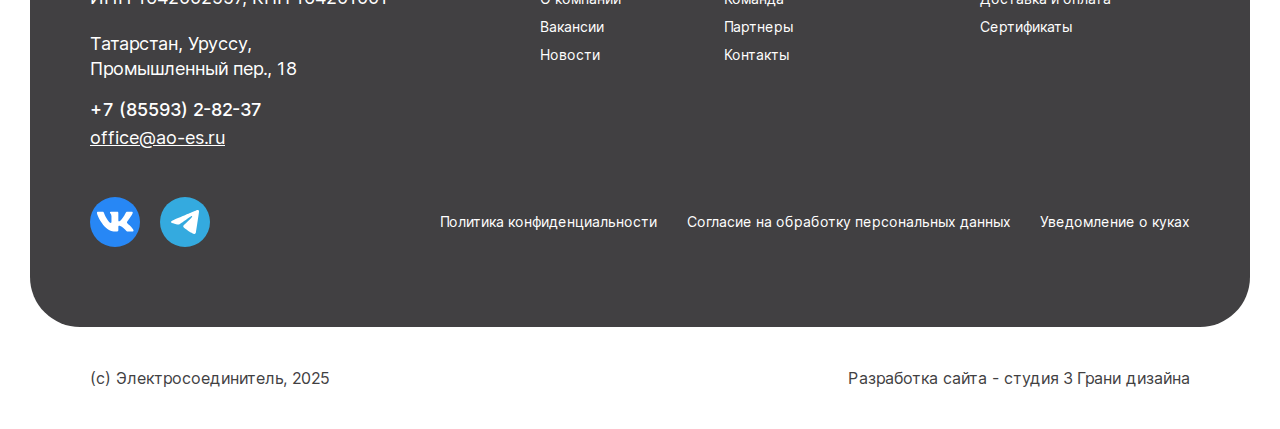
<file: vacancies-item.html>
<!DOCTYPE html>
<html lang="en">

<head>
	<meta charset="UTF-8">
	<meta name="viewport" content="width=device-width, initial-scale=1.0">
	<meta name="keywords" content="">
	<link rel="stylesheet" href="css/libs.min.css">
	<link rel="stylesheet" href="css/style.min.css">
	<title>Вакансия</title>
</head>


<body>
	<div class="wrapper">
		<header class="header">
    <div class="container">
        <div class="header__inner">
            <div class="header-top">
                <div class="header__location">Татарстан, Уруссу, Промышленный пер., 18</div>
                <ul class="header__list">
                    <li><a href="">О компании</a></li>
                    <li><a href="">Вакансии</a></li>
                    <li><a href="">Сертификаты</a></li>
                    <li><a href="">Доставка и оплата</a></li>
                    <li><a href="">Контакты</a></li>
                </ul>
                <div class="header__group">
                    <a href="mailto:office@ao-es.ru" class="header__email">office@ao-es.ru</a>
                    <a href="tel:+78559328237" class="header__phone">
                        <i>
                            <img src="img/phone.svg" alt="">
                        </i>
                        <span>+7 (855) 932-82-37</span>
                    </a>
                </div>
            </div>
            <div class="header-center">
                <a href="" class="header__logo">
                    <img src="img/logo.svg" alt="">
                </a>
                <div class="header__group2">
                    <div class="header__catalog">
                        <a href="" class="header__catalog-show btn btn-red">
                            <span>Каталог</span>
                        </a>
                    </div>
                    <div class="header__search">
                        <input type="search" placeholder="Поиск">
                        <button class="header__search-btn">
                            <img src="img/search.svg" alt="">
                        </button>
                    </div>
                    <div class="header__btns">
                        <a href="" download="" class="header__btn btn btn-gray">
                            <span>Скачать каталог</span>
                        </a>
                        <button class="header__btn btn btn-black">
                            <span>Оставить заявку</span>
                        </button>
                    </div>
                    <div class="burger">
                        <span></span>
                        <span></span>
                        <span></span>
                    </div>
                </div>
            </div>
            <div class="header-bottom">
                <div class="header__text">Разработка, производство и поставка герметичных электрический соединителей</div>
            </div>
            <div class="header-mob">
                <div class="header__search">
                    <input type="search" placeholder="Поиск">
                    <button class="header__search-btn">
                        <img src="img/search.svg" alt="">
                    </button>
                </div>
                <div class="header__catalog">
                    <a href="" class="header__catalog-show btn btn-red">
                        <span>Каталог</span>
                    </a>
                </div>
                <ul class="header__list">
                    <li><a href="">О компании</a></li>
                    <li><a href="">Вакансии</a></li>
                    <li><a href="">Сертификаты</a></li>
                    <li><a href="">Доставка и оплата</a></li>
                    <li><a href="">Контакты</a></li>
                </ul>
                <div class="header__btns">
                    <a href="" download="" class="header__btn btn btn-gray">
                        <span>Скачать каталог</span>
                    </a>
                    <button class="header__btn btn btn-black">
                        <span>Оставить заявку</span>
                    </button>
                </div>
                <div class="header__group">
                    <a href="mailto:office@ao-es.ru" class="header__email">office@ao-es.ru</a>
                    <a href="tel:+78559328237" class="header__phone">
                        <i>
                            <img src="img/phone.svg" alt="">
                        </i>
                        <span>+7 (855) 932-82-37</span>
                    </a>
                    <div class="header__location">Татарстан, Уруссу, Промышленный пер., 18</div>
                </div>
            </div>
            <div class="menu-bg"></div>
        </div>
    </div>
</header>
		<main class="content">
			<section class="breadcrumbs">
				<div class="container">
					<div class="breadcrumbs__items">
						<a href="index.html" class="breadcrumbs__item">Главная</a>
						<a href="" class="breadcrumbs__item">Компания</a>
						<a href="" class="breadcrumbs__item">Вакансии</a>
						<span class="breadcrumbs__item breadcrumbs__item--active">Помощник оператора станков ЧПУ производственного цеха</span>
					</div>
				</div>
			</section>
			<section class="general">
				<div class="container">
					<div class="general__inner">
						<h1 class="general__title">ОПЕРАТОР СТАНКОВ (ТОЦ)</h1>
						<div class="general__wrap">
							<div class="sidebar">
								<ul class="sidebar__list">
									<li><a class="sidebar__link" href="">О компании</a></li>
									<li><a class="sidebar__link sidebar__link--active" href="">Вакансии </a></li>
									<li><a class="sidebar__link" href="">Новости</a></li>
									<li><a class="sidebar__link" href="">Команда</a></li>
									<li><a class="sidebar__link" href="">Партнеры</a></li>
								</ul>
							</div>
							<div class="general__content">
								<div class="vacancy__flex">
									<div class="vacancy__text">
										<nav>
											<h5>Требования:</h5>
											<ul>
												<li>- Среднее или начальное профессиональное образование.</li>
											</ul>
										</nav>
										<nav>
											<h5>Обязанности:</h5>
											<ul>
												<li>- Среднее или начальное профессиональное образование.</li>
											</ul>
										</nav>
										<nav>
											<h5>Мы предлагаем:</h5>
											<ul>
												<li>- Рабочий график: (сменный)</li>
												<li>- Оформление по ТК РФ</li>
												<li>- Официальная заработная плата</li>
												<li>- Полный соц. пакет, ДМС</li>
												<li>- Оплачиваемые отпуска (ежегодный и дополнительный)</li>
												<li>- Оплачиваемый учебный отпуск, больничный и т.д.</li>
												<li>- Сопровождение опытными наставниками</li>
												<li>- Возможность обучения;</li>
												<li>- Карьерный рост</li>
												<li>- Комфортные условия работы в дружном коллективе.</li>
												<li>- Иногородним сотрудникам предоставляем общежитие;</li>
												<li>- Подарки на праздники;</li>
												<li>- Столовая и мед. пункт на территории.</li>
											</ul>
										</nav>
										<h5>Без опыта!!! Обучение с наставником. Срок обучения 4 месяца с оплатой МРОТ.</h5>
									</div>
									<div class="vacancy__group">
										<div class="vacancy__price-wrap">
											<div class="vacancy__price-text">Заработная плата</div>
											<div class="vacancy__price">от 40 000 руб</div>
										</div>
										<div class="vacancy__btns">
											<a class="vacancies__download" download="" href="">
												<i>
													<img src="img/download.svg" alt="">
												</i>
												<span>Скачать бланк резюме</span>
											</a>
											<button class="vacancies__btn btn btn-red">
												<span>Отправить резюме</span>
											</button>
										</div>
									</div>
								</div>
							</div>
						</div>
					</div>
				</div>
			</section>
		</main>
		<footer class="footer">
    <div class="footer-top">
        <div class="container">
            <div class="footer-top__inner">
                <div class="footer__group">
                    <a class="footer__logo" href="">
                        <img src="img/logo2.svg" alt="">
                    </a>
                    <div class="footer__subgroup">
                        <div class="footer__text">Разработка, производство и поставка герметичных электрический соединителей</div>
                        <button class="footer__btn btn btn-red">
                            <span>Оставить заявку</span>
                        </button>
                    </div>
                </div>
                <div class="footer__group2">
                    <div class="footer__subgroup2">
                        <div class="footer__subtitle">АО Электросоединитель</div>
                        <div class="footer__items">
                            <div class="footer__item footer__info">
                                <span>ИНН 1642002557,</span>
                                <span>КПП 164201001</span>
                            </div>
                            <div class="footer__item footer__location">Татарстан, Уруссу, <br>Промышленный пер., 18</div>
                            <div class="footer__item">
                                <a class="footer__phone" href="tel:+78559328237">+7 (85593) 2-82-37</a>
                                <a class="footer__email" href="mailto:office@ao-es.ru">office@ao-es.ru</a>
                            </div>
                        </div>
                    </div>
                    <div class="footer__items2">
                        <div class="footer__item2">
                            <div class="footer__subtitle">Компания</div>
                            <nav class="footer__nav">
                                <ul class="footer__list">
                                    <li><a href="">О компании</a></li>
                                    <li><a href="">Вакансии</a></li>
                                    <li><a href="">Новости</a></li>
                                </ul>
                                <ul class="footer__list">
                                    <li><a href="">Команда</a></li>
                                    <li><a href="">Партнеры</a></li>
                                    <li><a href="">Контакты</a></li>
                                </ul>
                            </nav>
                        </div>
                        <div class="footer__item2">
                            <div class="footer__subtitle">Информация</div>
                            <nav class="footer__nav">
                                <ul class="footer__list">
                                    <li><a href="">Доставка и оплата</a></li>
                                    <li><a href="">Сертификаты   </a></li>
                                </ul>
                            </nav>
                        </div>
                    </div>
                </div>
                <div class="footer__group3">
                    <div class="footer__socials">
                        <a class="footer__social vk" href="">
                            <img src="img/vk.svg" alt="">
                        </a>
                        <a class="footer__social tg" href="">
                            <img src="img/telegram.svg" alt="">
                        </a>
                    </div>
                    <div class="footer__links">
                        <a class="footer__link" href="">Политика конфиденциальности</a>
                        <a class="footer__link" href="">Согласие на обработку персональных данных</a>
                        <a class="footer__link" href="">Уведомление о куках</a>
                    </div>
                </div>
            </div>
        </div>
    </div>
    <div class="footer-bottom">
        <div class="container">
            <div class="footer-bottom__inner">
                <div class="footer__text2">
                    <p>(с) Электросоединитель, 2025</p>
                    <p>Разработка сайта - <a href="">студия 3 Грани дизайна</a></p>
                </div>
            </div>
        </div>
    </div>
</footer>

		<button class="up">
			<span class="up-icon">
				<svg width="44" height="44" viewBox="0 0 44 44" fill="none" xmlns="http://www.w3.org/2000/svg">
					<path d="M22 34.834L22 9.16732" stroke="#ED1C24" stroke-width="4" stroke-linecap="round" stroke-linejoin="round"/>
					<path d="M34.833 22L21.9997 9.16667L9.16634 22" stroke="#ED1C24" stroke-width="4" stroke-linecap="round" stroke-linejoin="round"/>
				</svg>
			</span>
			<span class="up-text">На верх</span>
		</button>
	</div>
	<script src="js/libs.min.js"></script>
<script src="js/main.min.js"></script>

</body>

</html>
</file>
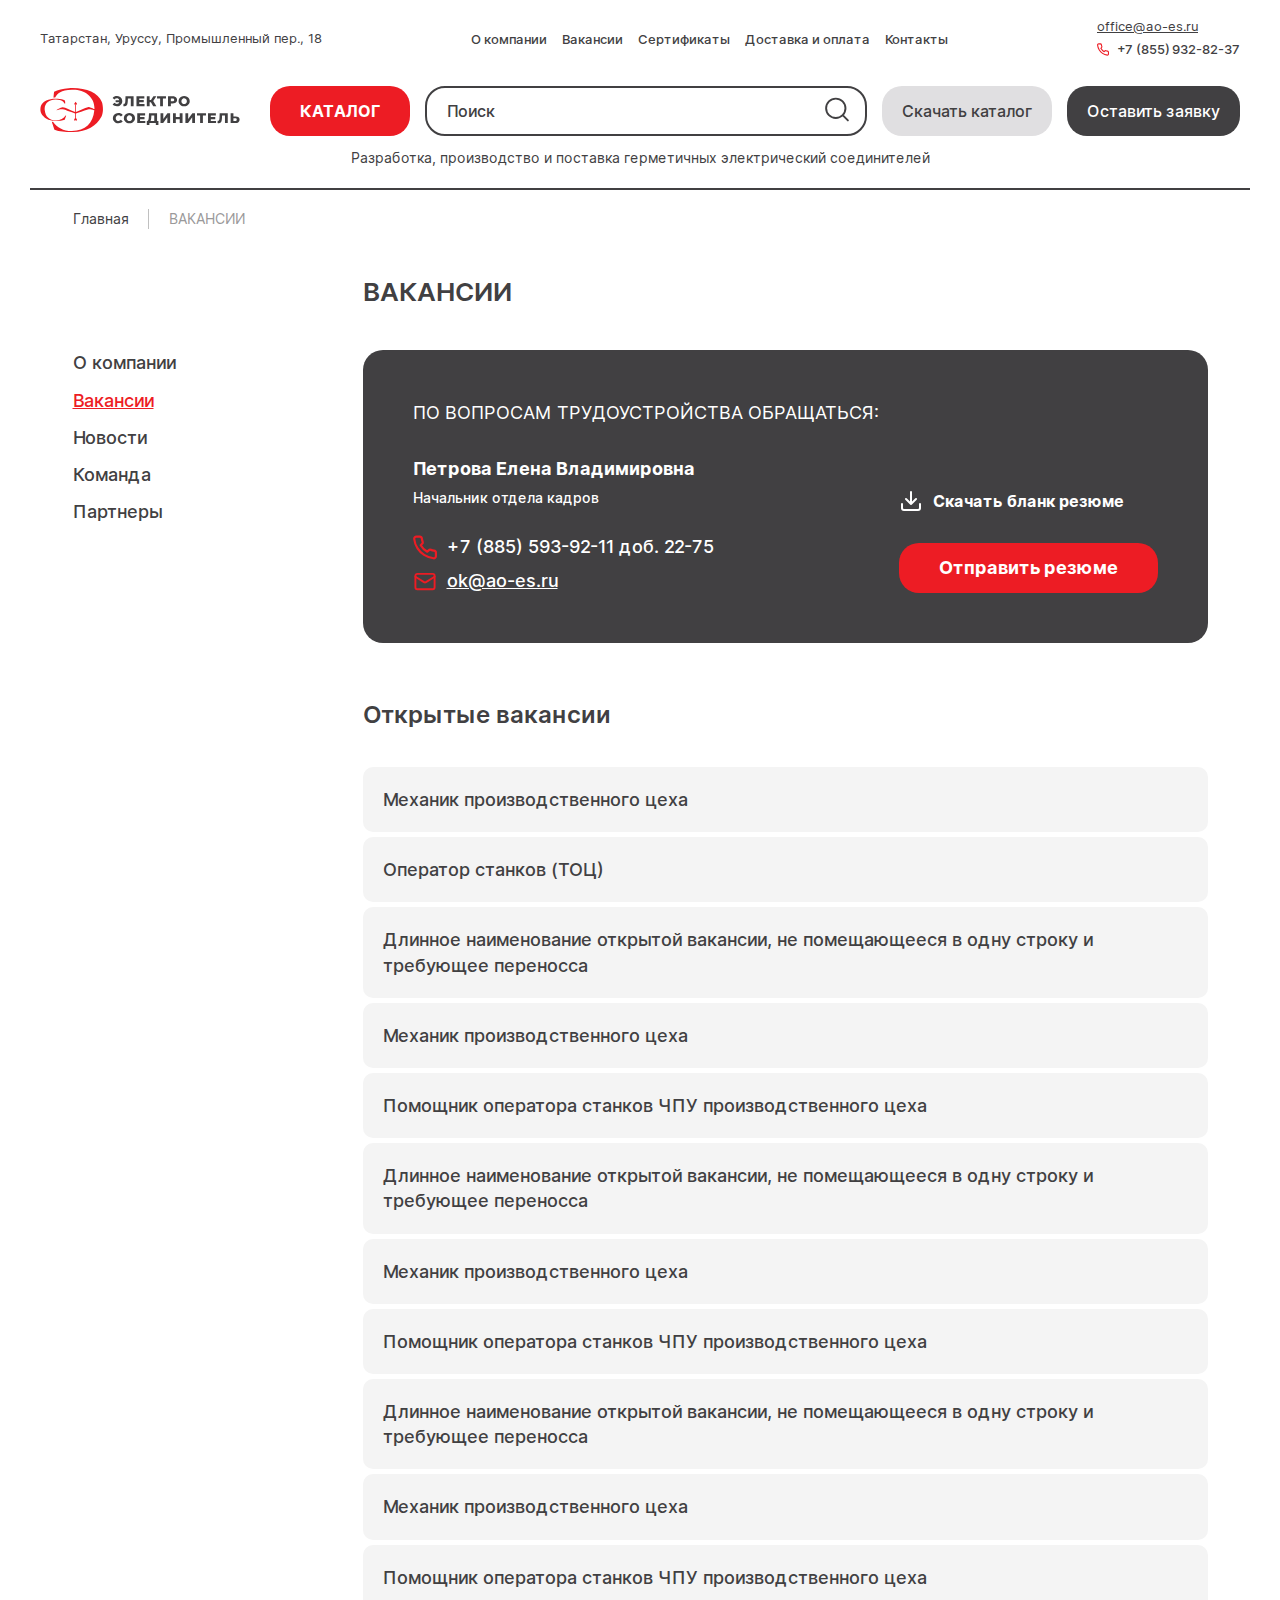
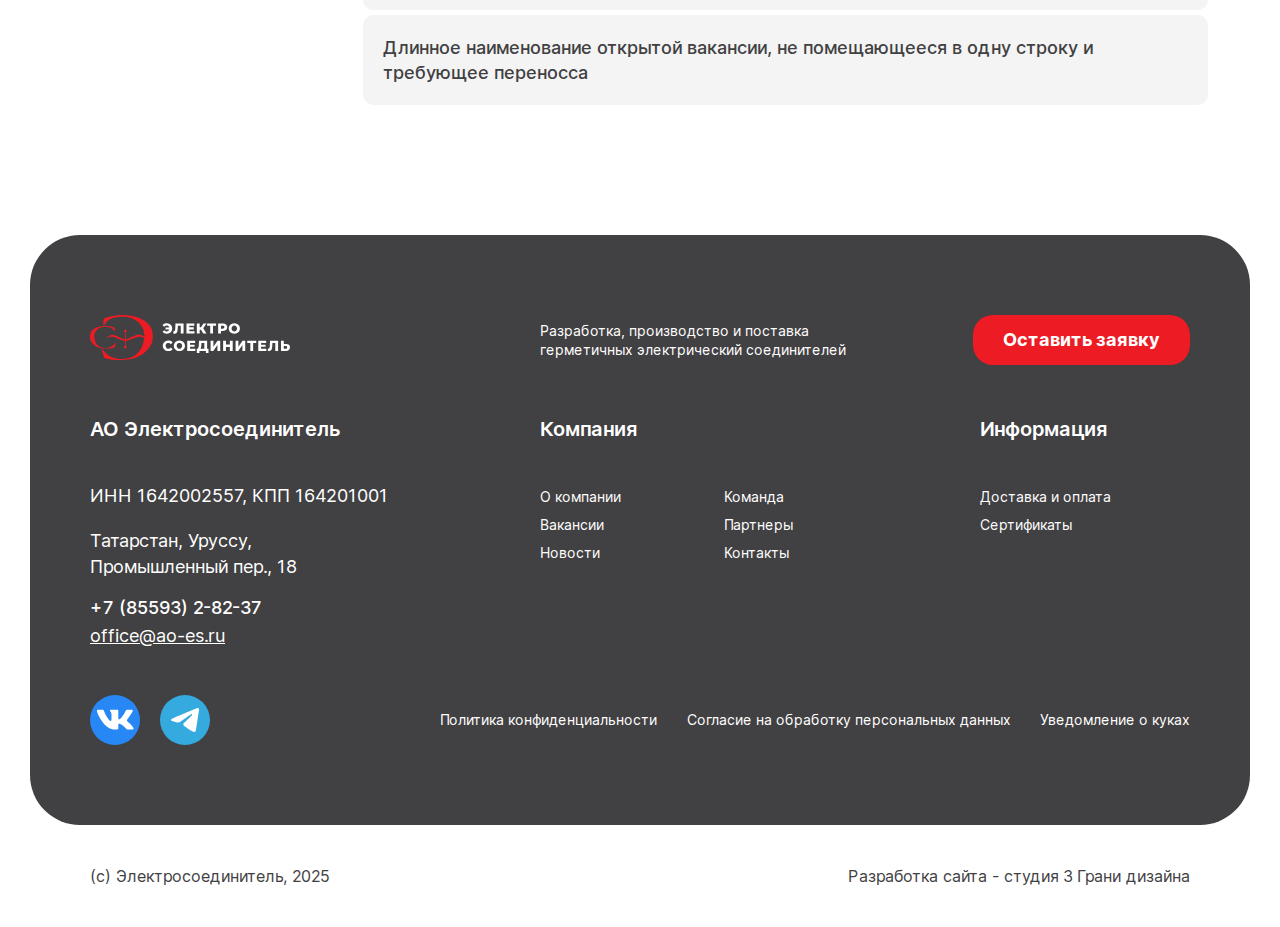
<file: vacancies.html>
<!DOCTYPE html>
<html lang="en">

<head>
	<meta charset="UTF-8">
	<meta name="viewport" content="width=device-width, initial-scale=1.0">
	<meta name="keywords" content="">
	<link rel="stylesheet" href="css/libs.min.css">
	<link rel="stylesheet" href="css/style.min.css">
	<title>Вакансии</title>
</head>


<body>
	<div class="wrapper">
		<header class="header">
    <div class="container">
        <div class="header__inner">
            <div class="header-top">
                <div class="header__location">Татарстан, Уруссу, Промышленный пер., 18</div>
                <ul class="header__list">
                    <li><a href="">О компании</a></li>
                    <li><a href="">Вакансии</a></li>
                    <li><a href="">Сертификаты</a></li>
                    <li><a href="">Доставка и оплата</a></li>
                    <li><a href="">Контакты</a></li>
                </ul>
                <div class="header__group">
                    <a href="mailto:office@ao-es.ru" class="header__email">office@ao-es.ru</a>
                    <a href="tel:+78559328237" class="header__phone">
                        <i>
                            <img src="img/phone.svg" alt="">
                        </i>
                        <span>+7 (855) 932-82-37</span>
                    </a>
                </div>
            </div>
            <div class="header-center">
                <a href="" class="header__logo">
                    <img src="img/logo.svg" alt="">
                </a>
                <div class="header__group2">
                    <div class="header__catalog">
                        <a href="" class="header__catalog-show btn btn-red">
                            <span>Каталог</span>
                        </a>
                    </div>
                    <div class="header__search">
                        <input type="search" placeholder="Поиск">
                        <button class="header__search-btn">
                            <img src="img/search.svg" alt="">
                        </button>
                    </div>
                    <div class="header__btns">
                        <a href="" download="" class="header__btn btn btn-gray">
                            <span>Скачать каталог</span>
                        </a>
                        <button class="header__btn btn btn-black">
                            <span>Оставить заявку</span>
                        </button>
                    </div>
                    <div class="burger">
                        <span></span>
                        <span></span>
                        <span></span>
                    </div>
                </div>
            </div>
            <div class="header-bottom">
                <div class="header__text">Разработка, производство и поставка герметичных электрический соединителей</div>
            </div>
            <div class="header-mob">
                <div class="header__search">
                    <input type="search" placeholder="Поиск">
                    <button class="header__search-btn">
                        <img src="img/search.svg" alt="">
                    </button>
                </div>
                <div class="header__catalog">
                    <a href="" class="header__catalog-show btn btn-red">
                        <span>Каталог</span>
                    </a>
                </div>
                <ul class="header__list">
                    <li><a href="">О компании</a></li>
                    <li><a href="">Вакансии</a></li>
                    <li><a href="">Сертификаты</a></li>
                    <li><a href="">Доставка и оплата</a></li>
                    <li><a href="">Контакты</a></li>
                </ul>
                <div class="header__btns">
                    <a href="" download="" class="header__btn btn btn-gray">
                        <span>Скачать каталог</span>
                    </a>
                    <button class="header__btn btn btn-black">
                        <span>Оставить заявку</span>
                    </button>
                </div>
                <div class="header__group">
                    <a href="mailto:office@ao-es.ru" class="header__email">office@ao-es.ru</a>
                    <a href="tel:+78559328237" class="header__phone">
                        <i>
                            <img src="img/phone.svg" alt="">
                        </i>
                        <span>+7 (855) 932-82-37</span>
                    </a>
                    <div class="header__location">Татарстан, Уруссу, Промышленный пер., 18</div>
                </div>
            </div>
            <div class="menu-bg"></div>
        </div>
    </div>
</header>
		<main class="content">
			<section class="breadcrumbs">
				<div class="container">
					<div class="breadcrumbs__items">
						<a href="index.html" class="breadcrumbs__item">Главная</a>
						<span class="breadcrumbs__item breadcrumbs__item--active">ВАКАНСИИ</span>
					</div>
				</div>
			</section>
			<section class="general">
				<div class="container">
					<div class="general__inner">
						<h1 class="general__title">ВАКАНСИИ</h1>
						<div class="general__wrap">
							<div class="sidebar">
								<ul class="sidebar__list">
									<li><a class="sidebar__link" href="">О компании</a></li>
									<li><a class="sidebar__link sidebar__link--active" href="">Вакансии </a></li>
									<li><a class="sidebar__link" href="">Новости</a></li>
									<li><a class="sidebar__link" href="">Команда</a></li>
									<li><a class="sidebar__link" href="">Партнеры</a></li>
								</ul>
							</div>
							<div class="general__content">
								<div class="vacancies__wrap">
									<div class="vacancies__group">
										<div class="vacancies__subtitle">ПО ВОПРОСАМ ТРУДОУСТРОЙСТВА ОБРАЩАТЬСЯ:</div>
										<div class="vacancies__subgroup">
											<div class="vacancies__name">Петрова Елена Владимировна</div>
											<div class="vacancies__post">Начальник отдела кадров</div>
										</div>
										<div class="vacancies__subgroup">
											<a class="vacancies__phone" href="tel:+78855939211">
												<i>
													<img src="img/phone.svg" alt="">
												</i>
												<span>+7 (885) 593-92-11 <span>доб. 22-75</span></span>
											</a>
											<a class="vacancies__email" href="mailto:ok@ao-es.ru">
												<i>
													<img src="img/email.svg" alt="">
												</i>
												<span>ok@ao-es.ru</span>
											</a>
										</div>
									</div>
									<div class="vacancies__group">
										<a class="vacancies__download" download="" href="">
											<i>
												<img src="img/download2.svg" alt="">
											</i>
											<span>Скачать бланк резюме</span>
										</a>
										<button class="vacancies__btn btn btn-red">
											<span>Отправить резюме</span>
										</button>
									</div>
								</div>
								<nav class="vacancies__nav">
									<div class="vacancies__subtitle2">Открытые вакансии</div>
									<ul class="vacancies__list">
										<li><a href="">Механик производственного цеха</a></li>
										<li><a href="">Оператор станков (ТОЦ)</a></li>
										<li><a href="">Длинное наименование открытой вакансии, не помещающееся в одну строку и требующее переносса</a></li>
										<li><a href="">Механик производственного цеха</a></li>
										<li><a href="">Помощник оператора станков ЧПУ производственного цеха</a></li>
										<li><a href="">Длинное наименование открытой вакансии, не помещающееся в одну строку и требующее переносса</a></li>
										<li><a href="">Механик производственного цеха</a></li>
										<li><a href="">Помощник оператора станков ЧПУ производственного цеха</a></li>
										<li><a href="">Длинное наименование открытой вакансии, не помещающееся в одну строку и требующее переносса</a></li>
										<li><a href="">Механик производственного цеха</a></li>
										<li><a href="">Помощник оператора станков ЧПУ производственного цеха</a></li>
										<li><a href="">Длинное наименование открытой вакансии, не помещающееся в одну строку и требующее переносса</a></li>
									</ul>
								</nav>
							</div>
						</div>
					</div>
				</div>
			</section>
		</main>
		<footer class="footer">
    <div class="footer-top">
        <div class="container">
            <div class="footer-top__inner">
                <div class="footer__group">
                    <a class="footer__logo" href="">
                        <img src="img/logo2.svg" alt="">
                    </a>
                    <div class="footer__subgroup">
                        <div class="footer__text">Разработка, производство и поставка герметичных электрический соединителей</div>
                        <button class="footer__btn btn btn-red">
                            <span>Оставить заявку</span>
                        </button>
                    </div>
                </div>
                <div class="footer__group2">
                    <div class="footer__subgroup2">
                        <div class="footer__subtitle">АО Электросоединитель</div>
                        <div class="footer__items">
                            <div class="footer__item footer__info">
                                <span>ИНН 1642002557,</span>
                                <span>КПП 164201001</span>
                            </div>
                            <div class="footer__item footer__location">Татарстан, Уруссу, <br>Промышленный пер., 18</div>
                            <div class="footer__item">
                                <a class="footer__phone" href="tel:+78559328237">+7 (85593) 2-82-37</a>
                                <a class="footer__email" href="mailto:office@ao-es.ru">office@ao-es.ru</a>
                            </div>
                        </div>
                    </div>
                    <div class="footer__items2">
                        <div class="footer__item2">
                            <div class="footer__subtitle">Компания</div>
                            <nav class="footer__nav">
                                <ul class="footer__list">
                                    <li><a href="">О компании</a></li>
                                    <li><a href="">Вакансии</a></li>
                                    <li><a href="">Новости</a></li>
                                </ul>
                                <ul class="footer__list">
                                    <li><a href="">Команда</a></li>
                                    <li><a href="">Партнеры</a></li>
                                    <li><a href="">Контакты</a></li>
                                </ul>
                            </nav>
                        </div>
                        <div class="footer__item2">
                            <div class="footer__subtitle">Информация</div>
                            <nav class="footer__nav">
                                <ul class="footer__list">
                                    <li><a href="">Доставка и оплата</a></li>
                                    <li><a href="">Сертификаты   </a></li>
                                </ul>
                            </nav>
                        </div>
                    </div>
                </div>
                <div class="footer__group3">
                    <div class="footer__socials">
                        <a class="footer__social vk" href="">
                            <img src="img/vk.svg" alt="">
                        </a>
                        <a class="footer__social tg" href="">
                            <img src="img/telegram.svg" alt="">
                        </a>
                    </div>
                    <div class="footer__links">
                        <a class="footer__link" href="">Политика конфиденциальности</a>
                        <a class="footer__link" href="">Согласие на обработку персональных данных</a>
                        <a class="footer__link" href="">Уведомление о куках</a>
                    </div>
                </div>
            </div>
        </div>
    </div>
    <div class="footer-bottom">
        <div class="container">
            <div class="footer-bottom__inner">
                <div class="footer__text2">
                    <p>(с) Электросоединитель, 2025</p>
                    <p>Разработка сайта - <a href="">студия 3 Грани дизайна</a></p>
                </div>
            </div>
        </div>
    </div>
</footer>

		<button class="up">
			<span class="up-icon">
				<svg width="44" height="44" viewBox="0 0 44 44" fill="none" xmlns="http://www.w3.org/2000/svg">
					<path d="M22 34.834L22 9.16732" stroke="#ED1C24" stroke-width="4" stroke-linecap="round" stroke-linejoin="round"/>
					<path d="M34.833 22L21.9997 9.16667L9.16634 22" stroke="#ED1C24" stroke-width="4" stroke-linecap="round" stroke-linejoin="round"/>
				</svg>
			</span>
			<span class="up-text">На верх</span>
		</button>
	</div>
	<script src="js/libs.min.js"></script>
<script src="js/main.min.js"></script>

</body>

</html>
</file>
<file: css/libs.min.css>
@font-face{font-family:"swiper-icons";src:url("data:application/font-woff;charset=utf-8;base64, [base64]//wADZ2x5ZgAAAywAAADMAAAD2MHtryVoZWFkAAABbAAAADAAAAA2E2+eoWhoZWEAAAGcAAAAHwAAACQC9gDzaG10eAAAAigAAAAZAAAArgJkABFsb2NhAAAC0AAAAFoAAABaFQAUGG1heHAAAAG8AAAAHwAAACAAcABAbmFtZQAAA/gAAAE5AAACXvFdBwlwb3N0AAAFNAAAAGIAAACE5s74hXjaY2BkYGAAYpf5Hu/j+W2+MnAzMYDAzaX6QjD6/4//Bxj5GA8AuRwMYGkAPywL13jaY2BkYGA88P8Agx4j+/8fQDYfA1AEBWgDAIB2BOoAeNpjYGRgYNBh4GdgYgABEMnIABJzYNADCQAACWgAsQB42mNgYfzCOIGBlYGB0YcxjYGBwR1Kf2WQZGhhYGBiYGVmgAFGBiQQkOaawtDAoMBQxXjg/wEGPcYDDA4wNUA2CCgwsAAAO4EL6gAAeNpj2M0gyAACqxgGNWBkZ2D4/wMA+xkDdgAAAHjaY2BgYGaAYBkGRgYQiAHyGMF8FgYHIM3DwMHABGQrMOgyWDLEM1T9/w8UBfEMgLzE////P/5//f/V/xv+r4eaAAeMbAxwIUYmIMHEgKYAYjUcsDAwsLKxc3BycfPw8jEQA/[base64]/uznmfPFBNODM2K7MTQ45YEAZqGP81AmGGcF3iPqOop0r1SPTaTbVkfUe4HXj97wYE+yNwWYxwWu4v1ugWHgo3S1XdZEVqWM7ET0cfnLGxWfkgR42o2PvWrDMBSFj/IHLaF0zKjRgdiVMwScNRAoWUoH78Y2icB/yIY09An6AH2Bdu/UB+yxopYshQiEvnvu0dURgDt8QeC8PDw7Fpji3fEA4z/PEJ6YOB5hKh4dj3EvXhxPqH/SKUY3rJ7srZ4FZnh1PMAtPhwP6fl2PMJMPDgeQ4rY8YT6Gzao0eAEA409DuggmTnFnOcSCiEiLMgxCiTI6Cq5DZUd3Qmp10vO0LaLTd2cjN4fOumlc7lUYbSQcZFkutRG7g6JKZKy0RmdLY680CDnEJ+UMkpFFe1RN7nxdVpXrC4aTtnaurOnYercZg2YVmLN/d/gczfEimrE/fs/bOuq29Zmn8tloORaXgZgGa78yO9/cnXm2BpaGvq25Dv9S4E9+5SIc9PqupJKhYFSSl47+Qcr1mYNAAAAeNptw0cKwkAAAMDZJA8Q7OUJvkLsPfZ6zFVERPy8qHh2YER+3i/BP83vIBLLySsoKimrqKqpa2hp6+jq6RsYGhmbmJqZSy0sraxtbO3sHRydnEMU4uR6yx7JJXveP7WrDycAAAAAAAH//wACeNpjYGRgYOABYhkgZgJCZgZNBkYGLQZtIJsFLMYAAAw3ALgAeNolizEKgDAQBCchRbC2sFER0YD6qVQiBCv/H9ezGI6Z5XBAw8CBK/m5iQQVauVbXLnOrMZv2oLdKFa8Pjuru2hJzGabmOSLzNMzvutpB3N42mNgZGBg4GKQYzBhYMxJLMlj4GBgAYow/P/PAJJhLM6sSoWKfWCAAwDAjgbRAAB42mNgYGBkAIIbCZo5IPrmUn0hGA0AO8EFTQAA");font-weight:400;font-style:normal}:root{--swiper-theme-color: #007aff}.swiper{margin-left:auto;margin-right:auto;position:relative;overflow:hidden;list-style:none;padding:0;z-index:1}.swiper-vertical>.swiper-wrapper{flex-direction:column}.swiper-wrapper{position:relative;width:100%;height:100%;z-index:1;display:flex;transition-property:transform;box-sizing:content-box}.swiper-android .swiper-slide,.swiper-wrapper{transform:translate3d(0px, 0, 0)}.swiper-pointer-events{touch-action:pan-y}.swiper-pointer-events.swiper-vertical{touch-action:pan-x}.swiper-slide{flex-shrink:0;width:100%;height:100%;position:relative;transition-property:transform}.swiper-slide-invisible-blank{visibility:hidden}.swiper-autoheight,.swiper-autoheight .swiper-slide{height:auto}.swiper-autoheight .swiper-wrapper{align-items:flex-start;transition-property:transform,height}.swiper-backface-hidden .swiper-slide{transform:translateZ(0);-webkit-backface-visibility:hidden;backface-visibility:hidden}.swiper-3d,.swiper-3d.swiper-css-mode .swiper-wrapper{perspective:1200px}.swiper-3d .swiper-wrapper,.swiper-3d .swiper-slide,.swiper-3d .swiper-slide-shadow,.swiper-3d .swiper-slide-shadow-left,.swiper-3d .swiper-slide-shadow-right,.swiper-3d .swiper-slide-shadow-top,.swiper-3d .swiper-slide-shadow-bottom,.swiper-3d .swiper-cube-shadow{transform-style:preserve-3d}.swiper-3d .swiper-slide-shadow,.swiper-3d .swiper-slide-shadow-left,.swiper-3d .swiper-slide-shadow-right,.swiper-3d .swiper-slide-shadow-top,.swiper-3d .swiper-slide-shadow-bottom{position:absolute;left:0;top:0;width:100%;height:100%;pointer-events:none;z-index:10}.swiper-3d .swiper-slide-shadow{background:rgba(0,0,0,.15)}.swiper-3d .swiper-slide-shadow-left{background-image:linear-gradient(to left, rgba(0, 0, 0, 0.5), rgba(0, 0, 0, 0))}.swiper-3d .swiper-slide-shadow-right{background-image:linear-gradient(to right, rgba(0, 0, 0, 0.5), rgba(0, 0, 0, 0))}.swiper-3d .swiper-slide-shadow-top{background-image:linear-gradient(to top, rgba(0, 0, 0, 0.5), rgba(0, 0, 0, 0))}.swiper-3d .swiper-slide-shadow-bottom{background-image:linear-gradient(to bottom, rgba(0, 0, 0, 0.5), rgba(0, 0, 0, 0))}.swiper-css-mode>.swiper-wrapper{overflow:auto;scrollbar-width:none;-ms-overflow-style:none}.swiper-css-mode>.swiper-wrapper::-webkit-scrollbar{display:none}.swiper-css-mode>.swiper-wrapper>.swiper-slide{scroll-snap-align:start start}.swiper-horizontal.swiper-css-mode>.swiper-wrapper{scroll-snap-type:x mandatory}.swiper-vertical.swiper-css-mode>.swiper-wrapper{scroll-snap-type:y mandatory}.swiper-centered>.swiper-wrapper::before{content:"";flex-shrink:0;order:9999}.swiper-centered.swiper-horizontal>.swiper-wrapper>.swiper-slide:first-child{margin-inline-start:var(--swiper-centered-offset-before)}.swiper-centered.swiper-horizontal>.swiper-wrapper::before{height:100%;min-height:1px;width:var(--swiper-centered-offset-after)}.swiper-centered.swiper-vertical>.swiper-wrapper>.swiper-slide:first-child{margin-block-start:var(--swiper-centered-offset-before)}.swiper-centered.swiper-vertical>.swiper-wrapper::before{width:100%;min-width:1px;height:var(--swiper-centered-offset-after)}.swiper-centered>.swiper-wrapper>.swiper-slide{scroll-snap-align:center center}.swiper-virtual .swiper-slide{-webkit-backface-visibility:hidden;transform:translateZ(0)}.swiper-virtual.swiper-css-mode .swiper-wrapper::after{content:"";position:absolute;left:0;top:0;pointer-events:none}.swiper-virtual.swiper-css-mode.swiper-horizontal .swiper-wrapper::after{height:1px;width:var(--swiper-virtual-size)}.swiper-virtual.swiper-css-mode.swiper-vertical .swiper-wrapper::after{width:1px;height:var(--swiper-virtual-size)}:root{--swiper-navigation-size: 44px}.swiper-button-prev,.swiper-button-next{position:absolute;top:50%;width:calc(var(--swiper-navigation-size)/44*27);height:var(--swiper-navigation-size);margin-top:calc(0px - var(--swiper-navigation-size)/2);z-index:10;cursor:pointer;display:flex;align-items:center;justify-content:center;color:var(--swiper-navigation-color, var(--swiper-theme-color))}.swiper-button-prev.swiper-button-disabled,.swiper-button-next.swiper-button-disabled{opacity:.35;cursor:auto;pointer-events:none}.swiper-button-prev.swiper-button-hidden,.swiper-button-next.swiper-button-hidden{opacity:0;cursor:auto;pointer-events:none}.swiper-navigation-disabled .swiper-button-prev,.swiper-navigation-disabled .swiper-button-next{display:none !important}.swiper-button-prev:after,.swiper-button-next:after{font-family:swiper-icons;font-size:var(--swiper-navigation-size);text-transform:none !important;letter-spacing:0;font-variant:initial;line-height:1}.swiper-button-prev,.swiper-rtl .swiper-button-next{left:10px;right:auto}.swiper-button-prev:after,.swiper-rtl .swiper-button-next:after{content:"prev"}.swiper-button-next,.swiper-rtl .swiper-button-prev{right:10px;left:auto}.swiper-button-next:after,.swiper-rtl .swiper-button-prev:after{content:"next"}.swiper-button-lock{display:none}.swiper-pagination{position:absolute;text-align:center;transition:300ms opacity;transform:translate3d(0, 0, 0);z-index:10}.swiper-pagination.swiper-pagination-hidden{opacity:0}.swiper-pagination-disabled>.swiper-pagination,.swiper-pagination.swiper-pagination-disabled{display:none !important}.swiper-pagination-fraction,.swiper-pagination-custom,.swiper-horizontal>.swiper-pagination-bullets,.swiper-pagination-bullets.swiper-pagination-horizontal{bottom:10px;left:0;width:100%}.swiper-pagination-bullets-dynamic{overflow:hidden;font-size:0}.swiper-pagination-bullets-dynamic .swiper-pagination-bullet{transform:scale(0.33);position:relative}.swiper-pagination-bullets-dynamic .swiper-pagination-bullet-active{transform:scale(1)}.swiper-pagination-bullets-dynamic .swiper-pagination-bullet-active-main{transform:scale(1)}.swiper-pagination-bullets-dynamic .swiper-pagination-bullet-active-prev{transform:scale(0.66)}.swiper-pagination-bullets-dynamic .swiper-pagination-bullet-active-prev-prev{transform:scale(0.33)}.swiper-pagination-bullets-dynamic .swiper-pagination-bullet-active-next{transform:scale(0.66)}.swiper-pagination-bullets-dynamic .swiper-pagination-bullet-active-next-next{transform:scale(0.33)}.swiper-pagination-bullet{width:var(--swiper-pagination-bullet-width, var(--swiper-pagination-bullet-size, 8px));height:var(--swiper-pagination-bullet-height, var(--swiper-pagination-bullet-size, 8px));display:inline-block;border-radius:50%;background:var(--swiper-pagination-bullet-inactive-color, #000);opacity:var(--swiper-pagination-bullet-inactive-opacity, 0.2)}button.swiper-pagination-bullet{border:none;margin:0;padding:0;box-shadow:none;-webkit-appearance:none;appearance:none}.swiper-pagination-clickable .swiper-pagination-bullet{cursor:pointer}.swiper-pagination-bullet:only-child{display:none !important}.swiper-pagination-bullet-active{opacity:var(--swiper-pagination-bullet-opacity, 1);background:var(--swiper-pagination-color, var(--swiper-theme-color))}.swiper-vertical>.swiper-pagination-bullets,.swiper-pagination-vertical.swiper-pagination-bullets{right:10px;top:50%;transform:translate3d(0px, -50%, 0)}.swiper-vertical>.swiper-pagination-bullets .swiper-pagination-bullet,.swiper-pagination-vertical.swiper-pagination-bullets .swiper-pagination-bullet{margin:var(--swiper-pagination-bullet-vertical-gap, 6px) 0;display:block}.swiper-vertical>.swiper-pagination-bullets.swiper-pagination-bullets-dynamic,.swiper-pagination-vertical.swiper-pagination-bullets.swiper-pagination-bullets-dynamic{top:50%;transform:translateY(-50%);width:8px}.swiper-vertical>.swiper-pagination-bullets.swiper-pagination-bullets-dynamic .swiper-pagination-bullet,.swiper-pagination-vertical.swiper-pagination-bullets.swiper-pagination-bullets-dynamic .swiper-pagination-bullet{display:inline-block;transition:200ms transform,200ms top}.swiper-horizontal>.swiper-pagination-bullets .swiper-pagination-bullet,.swiper-pagination-horizontal.swiper-pagination-bullets .swiper-pagination-bullet{margin:0 var(--swiper-pagination-bullet-horizontal-gap, 4px)}.swiper-horizontal>.swiper-pagination-bullets.swiper-pagination-bullets-dynamic,.swiper-pagination-horizontal.swiper-pagination-bullets.swiper-pagination-bullets-dynamic{left:50%;transform:translateX(-50%);white-space:nowrap}.swiper-horizontal>.swiper-pagination-bullets.swiper-pagination-bullets-dynamic .swiper-pagination-bullet,.swiper-pagination-horizontal.swiper-pagination-bullets.swiper-pagination-bullets-dynamic .swiper-pagination-bullet{transition:200ms transform,200ms left}.swiper-horizontal.swiper-rtl>.swiper-pagination-bullets-dynamic .swiper-pagination-bullet{transition:200ms transform,200ms right}.swiper-pagination-progressbar{background:rgba(0,0,0,.25);position:absolute}.swiper-pagination-progressbar .swiper-pagination-progressbar-fill{background:var(--swiper-pagination-color, var(--swiper-theme-color));position:absolute;left:0;top:0;width:100%;height:100%;transform:scale(0);transform-origin:left top}.swiper-rtl .swiper-pagination-progressbar .swiper-pagination-progressbar-fill{transform-origin:right top}.swiper-horizontal>.swiper-pagination-progressbar,.swiper-pagination-progressbar.swiper-pagination-horizontal,.swiper-vertical>.swiper-pagination-progressbar.swiper-pagination-progressbar-opposite,.swiper-pagination-progressbar.swiper-pagination-vertical.swiper-pagination-progressbar-opposite{width:100%;height:4px;left:0;top:0}.swiper-vertical>.swiper-pagination-progressbar,.swiper-pagination-progressbar.swiper-pagination-vertical,.swiper-horizontal>.swiper-pagination-progressbar.swiper-pagination-progressbar-opposite,.swiper-pagination-progressbar.swiper-pagination-horizontal.swiper-pagination-progressbar-opposite{width:4px;height:100%;left:0;top:0}.swiper-pagination-lock{display:none}.swiper-scrollbar{border-radius:10px;position:relative;-ms-touch-action:none;background:rgba(0,0,0,.1)}.swiper-scrollbar-disabled>.swiper-scrollbar,.swiper-scrollbar.swiper-scrollbar-disabled{display:none !important}.swiper-horizontal>.swiper-scrollbar,.swiper-scrollbar.swiper-scrollbar-horizontal{position:absolute;left:1%;bottom:3px;z-index:50;height:5px;width:98%}.swiper-vertical>.swiper-scrollbar,.swiper-scrollbar.swiper-scrollbar-vertical{position:absolute;right:3px;top:1%;z-index:50;width:5px;height:98%}.swiper-scrollbar-drag{height:100%;width:100%;position:relative;background:rgba(0,0,0,.5);border-radius:10px;left:0;top:0}.swiper-scrollbar-cursor-drag{cursor:move}.swiper-scrollbar-lock{display:none}.swiper-zoom-container{width:100%;height:100%;display:flex;justify-content:center;align-items:center;text-align:center}.swiper-zoom-container>img,.swiper-zoom-container>svg,.swiper-zoom-container>canvas{max-width:100%;max-height:100%;object-fit:contain}.swiper-slide-zoomed{cursor:move}.swiper-lazy-preloader{width:42px;height:42px;position:absolute;left:50%;top:50%;margin-left:-21px;margin-top:-21px;z-index:10;transform-origin:50%;box-sizing:border-box;border:4px solid var(--swiper-preloader-color, var(--swiper-theme-color));border-radius:50%;border-top-color:rgba(0,0,0,0)}.swiper:not(.swiper-watch-progress) .swiper-lazy-preloader,.swiper-watch-progress .swiper-slide-visible .swiper-lazy-preloader{animation:swiper-preloader-spin 1s infinite linear}.swiper-lazy-preloader-white{--swiper-preloader-color: #fff}.swiper-lazy-preloader-black{--swiper-preloader-color: #000}@keyframes swiper-preloader-spin{0%{transform:rotate(0deg)}100%{transform:rotate(360deg)}}.swiper .swiper-notification{position:absolute;left:0;top:0;pointer-events:none;opacity:0;z-index:-1000}.swiper-free-mode>.swiper-wrapper{transition-timing-function:ease-out;margin:0 auto}.swiper-grid>.swiper-wrapper{flex-wrap:wrap}.swiper-grid-column>.swiper-wrapper{flex-wrap:wrap;flex-direction:column}.swiper-fade.swiper-free-mode .swiper-slide{transition-timing-function:ease-out}.swiper-fade .swiper-slide{pointer-events:none;transition-property:opacity}.swiper-fade .swiper-slide .swiper-slide{pointer-events:none}.swiper-fade .swiper-slide-active,.swiper-fade .swiper-slide-active .swiper-slide-active{pointer-events:auto}.swiper-cube{overflow:visible}.swiper-cube .swiper-slide{pointer-events:none;-webkit-backface-visibility:hidden;backface-visibility:hidden;z-index:1;visibility:hidden;transform-origin:0 0;width:100%;height:100%}.swiper-cube .swiper-slide .swiper-slide{pointer-events:none}.swiper-cube.swiper-rtl .swiper-slide{transform-origin:100% 0}.swiper-cube .swiper-slide-active,.swiper-cube .swiper-slide-active .swiper-slide-active{pointer-events:auto}.swiper-cube .swiper-slide-active,.swiper-cube .swiper-slide-next,.swiper-cube .swiper-slide-prev,.swiper-cube .swiper-slide-next+.swiper-slide{pointer-events:auto;visibility:visible}.swiper-cube .swiper-slide-shadow-top,.swiper-cube .swiper-slide-shadow-bottom,.swiper-cube .swiper-slide-shadow-left,.swiper-cube .swiper-slide-shadow-right{z-index:0;-webkit-backface-visibility:hidden;backface-visibility:hidden}.swiper-cube .swiper-cube-shadow{position:absolute;left:0;bottom:0px;width:100%;height:100%;opacity:.6;z-index:0}.swiper-cube .swiper-cube-shadow:before{content:"";background:#000;position:absolute;left:0;top:0;bottom:0;right:0;filter:blur(50px)}.swiper-flip{overflow:visible}.swiper-flip .swiper-slide{pointer-events:none;-webkit-backface-visibility:hidden;backface-visibility:hidden;z-index:1}.swiper-flip .swiper-slide .swiper-slide{pointer-events:none}.swiper-flip .swiper-slide-active,.swiper-flip .swiper-slide-active .swiper-slide-active{pointer-events:auto}.swiper-flip .swiper-slide-shadow-top,.swiper-flip .swiper-slide-shadow-bottom,.swiper-flip .swiper-slide-shadow-left,.swiper-flip .swiper-slide-shadow-right{z-index:0;-webkit-backface-visibility:hidden;backface-visibility:hidden}.swiper-creative .swiper-slide{-webkit-backface-visibility:hidden;backface-visibility:hidden;overflow:hidden;transition-property:transform,opacity,height}.swiper-cards{overflow:visible}.swiper-cards .swiper-slide{transform-origin:center bottom;-webkit-backface-visibility:hidden;backface-visibility:hidden;overflow:hidden}
/*# sourceMappingURL=../sourcemaps/libs.min.css.map */
</file>
<file: css/style.min.css>
@font-face{font-family:Inter;font-weight:300;src:url(../fonts/Inter-LightBETA.woff) format("woff")}@font-face{font-family:Inter;font-weight:300;src:url(../fonts/Inter-LightBETA.woff2) format("woff2")}@font-face{font-family:Inter;font-weight:400;src:url(../fonts/Inter-Regular.woff) format("woff")}@font-face{font-family:Inter;font-weight:400;src:url(../fonts/Inter-Regular.woff2) format("woff2")}@font-face{font-family:Inter;font-weight:500;src:url(../fonts/Inter-Medium.woff) format("woff")}@font-face{font-family:Inter;font-weight:500;src:url(../fonts/Inter-Medium.woff2) format("woff2")}@font-face{font-family:Inter;font-weight:600;src:url(../fonts/Inter-SemiBold.woff) format("woff")}@font-face{font-family:Inter;font-weight:600;src:url(../fonts/Inter-SemiBold.woff2) format("woff2")}@font-face{font-family:Inter;font-weight:700;src:url(../fonts/Inter-Bold.woff) format("woff")}@font-face{font-family:Inter;font-weight:700;src:url(../fonts/Inter-Bold.woff2) format("woff2")}@font-face{font-family:Inter;font-weight:800;src:url(../fonts/Inter-ExtraBold.woff) format("woff")}@font-face{font-family:Inter;font-weight:800;src:url(../fonts/Inter-ExtraBold.woff2) format("woff2")}*,::after,::before{-webkit-box-sizing:inherit;box-sizing:inherit}*{-webkit-box-sizing:border-box;box-sizing:border-box}a,body,div,form,h1,h2,h3,h4,h5,label,li,p,ul{margin:0;padding:0;border:0;text-decoration:none;line-height:1;-webkit-box-sizing:border-box;box-sizing:border-box}button,input,textarea{font-family:Inter;outline:0!important;color:#414042}button{border:none;cursor:pointer;-webkit-transition:.3s;-o-transition:.3s;transition:.3s}.btn{display:-webkit-box;display:-ms-flexbox;display:flex;-webkit-box-pack:center;-ms-flex-pack:center;justify-content:center;-webkit-box-align:center;-ms-flex-align:center;align-items:center;text-align:center}input:active,input[type=checkbox]:focus,input[type=file]:focus,input[type=radio]:focus,input[type=text]:focus{outline:0!important}html{height:100%;scroll-behavior:smooth;-webkit-box-sizing:border-box;box-sizing:border-box}body{font-family:Inter,sans-serif;font-weight:400;height:100%;overflow-x:hidden;background:#fff;color:#414042}.fixed-body{overflow:hidden}h1,h2,h3,h4,h5,h6,img,p{margin:0;padding:0;height:auto;-o-object-fit:cover;object-fit:cover}a{color:inherit;text-decoration:none;-webkit-transition:.3s;-o-transition:.3s;transition:.3s}li,ul{margin:0;padding:0;list-style:none}.container{margin:0 auto;padding:0 30px;max-width:1460px}@media screen and (max-width:1600px){.container{max-width:1260px}}@media screen and (max-width:1450px){.container{max-width:1195px}}@media screen and (max-width:576px){.container{padding:0 15px}}.wrapper{overflow:hidden}.h2{font-size:40px;line-height:140%;font-weight:600;text-transform:uppercase}.h2 span{color:#ed1c24}.btn-red{background:#ed1c24;border-radius:20px;color:#fff}.btn-red:hover{background:#fa666c}.btn-red span{line-height:100%;font-weight:700}.btn-gray{background:#e0dfe1;border-radius:20px}.btn-gray:hover{background:#f4f4f4}.btn-gray span{line-height:100%;font-weight:700}.btn-black{background:#414042;border-radius:20px;color:#fff}.btn-black:hover{background:#747474}.btn-black span{line-height:100%;font-weight:700}.btn-black__outline{background:rgba(0,0,0,0);border:1px solid #414042;border-radius:20px}.btn-black__outline:hover{border-color:#ed1c24}.btn-black__outline span{line-height:100%;font-weight:700}.swiper-button-next,.swiper-button-prev{z-index:1;width:24px}.swiper-button-next:before,.swiper-button-prev:before{content:"";position:absolute;top:50%;left:50%;-webkit-transform:translate(-50%,-50%);-ms-transform:translate(-50%,-50%);transform:translate(-50%,-50%);width:100px;height:100px;background:rgba(0,0,0,0);border-radius:20px}.swiper-button-next:after,.swiper-button-prev:after{display:none}.swiper-button-next svg,.swiper-button-prev svg{position:relative;z-index:2;width:100%;height:auto}.swiper-pagination{display:-webkit-box;display:-ms-flexbox;display:flex;-webkit-box-pack:center;-ms-flex-pack:center;justify-content:center;-webkit-box-align:center;-ms-flex-align:center;align-items:center}.swiper-pagination-bullet{position:relative;width:6px;height:6px;margin:0 20px!important;opacity:1!important}.swiper-pagination-bullet-active{width:12px;height:12px}.swiper-pagination-bullet:after{content:"";position:absolute;top:50%;left:50%;-webkit-transform:translate(-50%,-50%);-ms-transform:translate(-50%,-50%);transform:translate(-50%,-50%);width:12px;height:12px;background:rgba(0,0,0,0);border-radius:50%}.swiper-pagination-bullet:hover:after{background:#414042}.tg{width:50px;height:50px;display:-webkit-box;display:-ms-flexbox;display:flex;-webkit-box-pack:center;-ms-flex-pack:center;justify-content:center;-webkit-box-align:center;-ms-flex-align:center;align-items:center;background:#34aadf;border-radius:50%}.tg:hover{background:#7dd7ff}.tg img{max-width:80%;max-height:80%}.vk{width:50px;height:50px;display:-webkit-box;display:-ms-flexbox;display:flex;-webkit-box-pack:center;-ms-flex-pack:center;justify-content:center;-webkit-box-align:center;-ms-flex-align:center;align-items:center;background:#2787f5;border-radius:50%}.vk:hover{background:#68aeff}.vk img{max-width:80%;max-height:80%}.up{position:fixed;z-index:5;right:30px;bottom:100px;-webkit-transform:scale(0);-ms-transform:scale(0);transform:scale(0);width:100px;height:100px;display:-webkit-box;display:-ms-flexbox;display:flex;-webkit-box-orient:vertical;-webkit-box-direction:normal;-ms-flex-direction:column;flex-direction:column;-webkit-box-pack:center;-ms-flex-pack:center;justify-content:center;-webkit-box-align:center;-ms-flex-align:center;align-items:center;text-align:center;background:#fff;border:2px solid #ed1c24;border-radius:20px;padding:5px;pointer-events:none;-webkit-transition:.125s;-o-transition:.125s;transition:.125s}.up--active{-webkit-transform:scale(1);-ms-transform:scale(1);transform:scale(1);pointer-events:auto}.up:hover{border-width:6px}.up-icon{width:44px}.up-icon svg{width:100%;height:auto}.up-text{font-size:16px;line-height:140%;font-weight:500;text-transform:uppercase}.modal{position:fixed;z-index:1000;left:0;top:0;width:100%;height:100vh;background:rgba(65,64,66,.5);padding:30px 15px;opacity:0;pointer-events:none;overflow-y:auto}.modal--active{opacity:1;pointer-events:unset}@media screen and (min-width:993px){.modal{text-align:center}.modal:before{display:inline-block;vertical-align:middle;content:" ";height:100%}.modal__dialog{display:inline-block;text-align:left;vertical-align:middle}}.modal__dialog{position:relative;width:calc(100% - 30px);background:#fff;border-radius:50px;margin:0 auto}@media screen and (max-width:992px){.modal__dialog{margin:50px auto}}.modal__close{position:absolute;z-index:2;top:25px;right:25px;width:60px;height:60px;display:-webkit-box;display:-ms-flexbox;display:flex;-webkit-box-pack:center;-ms-flex-pack:center;justify-content:center;-webkit-box-align:center;-ms-flex-align:center;align-items:center;background:#fff;border:1px solid #e0dfe1;border-radius:50%;padding:5px}.modal__close:hover{opacity:.7}.modal__close img{width:24px}.modal__logo{width:250px;display:block}.modal__logo img{width:100%}.modal-form .modal__dialog{max-width:1150px}.modal-form__content{display:grid;grid-template-columns:repeat(2,50%)}.modal-form__desc{border-radius:50px 0 0 50px;padding:50px 60px}.modal-form__img img{width:100%;height:100%;border-radius:0 50px 50px 0}.modal-form .form{display:grid;grid-template-columns:100%;gap:10px;margin-top:40px}.modal-form .form-check{margin-top:5px}.modal-form .form-btn{margin-top:25px}.modal-form__title{text-align:center;margin-top:30px}.modal-form__subtitle{text-align:center;font-size:24px;line-height:100%;font-weight:600;color:#ed1c24;margin-top:5px}.modal-form__text{text-align:center;font-size:24px;line-height:100%;margin-top:40px}.modal-form__info{max-width:285px;text-align:center;font-size:16px;line-height:100%;color:#939293;margin:10px auto 0}.modal-form__group{margin-top:30px}.modal-form__subtitle2{text-align:center;font-size:16px;line-height:100%}.modal-form__phones{max-width:390px;display:grid;grid-template-columns:repeat(2,calc(50% - 5px));gap:5px 10px;margin:10px auto 0}.modal-form__phone{font-size:18px;line-height:100%;font-weight:500}.modal-form__phone:hover{color:#ed1c24}.modal-form__btn{width:100%;height:60px;padding:5px 15px;margin-top:60px}.modal-form__btn span{font-size:20px}.modal-form2 .modal__dialog{max-width:600px}.modal-form2 .modal-form__content{grid-template-columns:100%}.modal-form2 .modal-form__desc{border-radius:50px}.modal-form3 .modal-form__desc{padding:50px 60px 60px}.modal-form3 .modal-form__title{margin-top:45px}.cookie{padding-bottom:100px}.cookie .modal__dialog{max-width:454px;margin:auto auto 0 0}.cookie .modal-form__content{grid-template-columns:100%}.cookie .modal-form__desc{border-radius:50px}@media screen and (min-width:993px){.cookie{display:-webkit-box;display:-ms-flexbox;display:flex;text-align:start}.cookie .modal-form__desc{padding:50px 45px}}.cookie-text{text-align:center;font-size:16px;line-height:100%}.cookie-text a{text-decoration:underline}.cookie-text a:hover{color:#ed1c24;text-decoration:unset}.cookie .modal-form__btn{margin-top:30px}.form-group{position:relative}.form-group input{width:100%;height:50px;background:#f4f4f4;border:1px solid transparent;border-radius:20px;padding-right:20px;font-size:16px;line-height:140%;font-weight:700}.form-group input:focus{border-width:2px;border-color:#414042}.form-group textarea{width:100%;height:100px;background:#f4f4f4;border:1px solid transparent;border-radius:20px;padding:12px 20px;resize:none;font-size:16px;line-height:140%;font-weight:700}.form-group textarea::-webkit-input-placeholder{font-weight:400}.form-group textarea::-moz-placeholder{font-weight:400}.form-group textarea:-ms-input-placeholder{font-weight:400}.form-group textarea::-ms-input-placeholder{font-weight:400}.form-group textarea::placeholder{font-weight:400}.form-group textarea:focus{border-color:#414042}.form-group .input-title{position:absolute;z-index:2;top:50%;left:20px;-webkit-transform:translate(0,-50%);-ms-transform:translate(0,-50%);transform:translate(0,-50%);font-size:16px;line-height:140%}.form .input-name .input-title:after{content:"*";color:#ed1c24}.form .input-name input{padding-left:70px}.form .input-company input{padding-left:186px}.form .input-inn input{padding-left:202px}.form .input-city input{padding-left:76px}.form .input-email .input-title:after{content:"*";color:#ed1c24}.form .input-email input{padding-left:70px}.form .input-phone .input-title:after{content:"*";color:#ed1c24}.form .input-phone input{padding-left:101px}.form .error input{border-color:#ed1c24;background:#fee9ea}.form-check{position:relative}.form-check input{position:absolute;z-index:3;top:0;left:0;width:100%;height:100%;padding:0;margin:0;opacity:0}.form-check input:checked~label:before{background-image:url(../img/check.svg)}.form-check label{position:relative;display:block;padding-left:36px;font-size:16px;line-height:140%}.form-check label:before{content:"";position:absolute;z-index:2;top:-7px;left:5px;width:27px;height:23px;background-repeat:no-repeat;background-position:center;background-size:auto}.form-check label:after{content:"";position:absolute;top:-1px;left:0;width:22px;height:22px;border:1px solid #959697;border-radius:3px}.form-check label a{position:relative;z-index:3}.form-check label a:hover{color:#ed1c24;text-decoration:underline}.form-btn{height:60px;padding:5px 15px}.form-btn span{font-size:20px}.breadcrumbs{position:relative;padding:35px 0 30px}.breadcrumbs:after{content:"";position:absolute;top:0;left:50%;-webkit-transform:translate(-50%,0);-ms-transform:translate(-50%,0);transform:translate(-50%,0);width:calc(100% - 170px);height:2px;background:#414042}.breadcrumbs__items{display:-webkit-box;display:-ms-flexbox;display:flex;-ms-flex-wrap:wrap;flex-wrap:wrap;-webkit-box-align:center;-ms-flex-align:center;align-items:center;gap:10px 20px}.breadcrumbs__item{position:relative;font-size:16px;line-height:100%}.breadcrumbs__item:not(:last-child){padding-right:20px}.breadcrumbs__item:not(:last-child):after{content:"";position:absolute;top:50%;right:0;-webkit-transform:translate(0,-50%);-ms-transform:translate(0,-50%);transform:translate(0,-50%);width:1px;height:20px;background:silver}.breadcrumbs__item--active,.breadcrumbs__item:hover{color:#9a999a}.pagination{display:-webkit-box;display:-ms-flexbox;display:flex;-webkit-box-align:center;-ms-flex-align:center;align-items:center;gap:60px}.pagination-next,.pagination-prev{width:60px;height:60px;display:-webkit-box;display:-ms-flexbox;display:flex;-webkit-box-pack:center;-ms-flex-pack:center;justify-content:center;-webkit-box-align:center;-ms-flex-align:center;align-items:center;background:#f4f4f4;border-radius:10px}.pagination-next:hover,.pagination-prev:hover{background:#e0dfe1}.pagination-next img,.pagination-prev img{width:24px}.pagination-items{display:-webkit-box;display:-ms-flexbox;display:flex;-webkit-box-align:center;-ms-flex-align:center;align-items:center;gap:10px}.pagination-item{width:60px;height:60px;display:-webkit-box;display:-ms-flexbox;display:flex;-webkit-box-pack:center;-ms-flex-pack:center;justify-content:center;-webkit-box-align:center;-ms-flex-align:center;align-items:center;background:#f4f4f4;border-radius:10px;font-size:24px;line-height:100%;font-weight:600}.pagination-item--active,.pagination-item:hover{background:#414042;color:#fff}@media screen and (max-width:1750px){.swiper-button-next,.swiper-button-prev{width:20px}.swiper-button-next:before,.swiper-button-prev:before{width:60px;height:60px}}@media screen and (max-width:1600px){.h2{font-size:36px}.modal__logo{width:200px}.modal-form .modal__dialog{max-width:1000px}.modal-form__title{margin-top:20px}.modal-form__subtitle{font-size:18px}.modal-form .form{margin-top:30px}.modal-form__text{font-size:20px;margin-top:30px}.modal-form__info{max-width:285px;font-size:14px;margin-top:5px}.modal-form__group{margin-top:20px}.modal-form__subtitle2{font-size:14px}.modal-form__phones{max-width:350px}.modal-form__phone{font-size:16px}.modal-form__btn{height:50px;margin-top:40px}.modal-form__btn span{font-size:18px}.modal-form2 .modal__dialog{max-width:480px}.cookie .modal__dialog{max-width:420px}.cookie-text{font-size:14px}.form-group input{height:40px;border-radius:10px;font-size:14px}.form-group textarea{height:94px;border-radius:10px;font-size:14px}.form .input-name input{padding-left:67px}.form .input-company input{padding-left:181px}.form .input-inn input{padding-left:197px}.form .input-city input{padding-left:71px}.form .input-email input{padding-left:70px}.form .input-phone input{padding-left:96px}.form-check label{font-size:14px}.form-btn{height:50px}.form-btn span{font-size:18px}.breadcrumbs{padding:24px 0}.breadcrumbs__item{font-size:14px}.pagination{gap:50px}.pagination-next,.pagination-prev{width:50px;height:50px}.pagination-item{width:50px;height:50px;font-size:20px}}@media screen and (max-width:1360px){.breadcrumbs:after{width:calc(100% - 60px)}}@media screen and (max-width:992px){.up{display:none}.modal{padding:0 15px}.modal__dialog{border-radius:30px}.modal-form__desc{border-radius:30px 0 0 30px;padding:30px}.modal-form__img img{border-radius:0 30px 30px 0}.modal-form2 .modal-form__desc{border-radius:30px}.modal-form3 .modal-form__desc{padding:30px}.cookie{display:-webkit-box;display:-ms-flexbox;display:flex;-webkit-box-pack:center;-ms-flex-pack:center;justify-content:center;padding:30px 15px 60px}.cookie .modal__dialog{margin:auto 0 0}.cookie .modal-form__desc{border-radius:30px}}@media screen and (max-width:768px){.modal-form__content{grid-template-columns:100%}.modal-form__img{display:none}.pagination{-webkit-box-pack:justify;-ms-flex-pack:justify;justify-content:space-between;gap:10px}}@media screen and (max-width:600px){.pagination{-webkit-box-pack:justify!important;-ms-flex-pack:justify!important;justify-content:space-between!important}.pagination .remove--mob{display:none}}@media screen and (max-width:576px){.h2{font-size:28px}.btn-black,.btn-black__outline,.btn-gray,.btn-red{border-radius:16px}.swiper-pagination-bullet{width:4px;height:4px;margin:0 15px!important}.swiper-pagination-bullet-active,.swiper-pagination-bullet:after{width:8px;height:8px}.modal__dialog{width:100%}.modal__logo{width:140px}.modal__close{top:15px;right:15px;width:40px;height:40px}.modal-form__desc{padding:20px 15px 40px}.modal-form__phones{grid-template-columns:100%;gap:5px;text-align:center}.modal-form3 .modal-form__desc{padding:20px 15px 40px}.breadcrumbs{padding:20px 0}.breadcrumbs:after{width:calc(100% - 30px)}.breadcrumbs__item{padding-right:0!important}.breadcrumbs__item:after{display:none!important}.pagination{gap:5px}.pagination-next,.pagination-prev{width:40px;height:40px}.pagination-items{gap:5px}.pagination-item{width:40px;height:40px}}.header{padding:20px 0 23px}.header .container{max-width:1660px}.header__location{font-size:16px;line-height:140%}.header__list{display:-webkit-box;display:-ms-flexbox;display:flex;-webkit-box-align:center;-ms-flex-align:center;align-items:center;gap:25px}.header__list li a{font-size:20px;line-height:100%;font-weight:500}.header__list li a:hover{color:#ed1c24}.header__group{display:-webkit-box;display:-ms-flexbox;display:flex;-webkit-box-align:center;-ms-flex-align:center;align-items:center;gap:25px}.header__email{font-size:16px;line-height:100%;text-decoration:underline}.header__email:hover{text-decoration:unset;color:#ed1c24}.header__phone{display:-webkit-box;display:-ms-flexbox;display:flex;-webkit-box-align:center;-ms-flex-align:center;align-items:center;gap:10px;font-size:20px;line-height:100%;font-weight:500}.header__phone:hover{color:#ed1c24}.header__phone i{width:22px;display:-webkit-box;display:-ms-flexbox;display:flex;-webkit-box-align:center;-ms-flex-align:center;align-items:center}.header__phone i img{width:100%}.header__logo{width:251px;-ms-flex-negative:0;flex-shrink:0;display:block}.header__logo img{width:100%}.header__group2{-webkit-box-flex:1;-ms-flex-positive:1;flex-grow:1;display:-webkit-box;display:-ms-flexbox;display:flex;-webkit-box-pack:justify;-ms-flex-pack:justify;justify-content:space-between;-webkit-box-align:center;-ms-flex-align:center;align-items:center;gap:50px}.header__catalog-show{height:60px;padding:5px 40px}.header__catalog-show span{font-size:20px;text-transform:uppercase}.header__search{position:relative;-webkit-box-flex:1;-ms-flex-positive:1;flex-grow:1}.header__search input{width:100%;height:60px;background:rgba(0,0,0,0);border:2px solid #414042;border-radius:20px;padding:0 60px 0 40px;font-size:20px;line-height:100%;font-weight:500;color:#414042}.header__search input::-webkit-input-placeholder{color:#414042}.header__search input::-moz-placeholder{color:#414042}.header__search input:-ms-input-placeholder{color:#414042}.header__search input::-ms-input-placeholder{color:#414042}.header__search input::placeholder{color:#414042}.header__search input:focus{border-color:#ed1c24}.header__search-btn{position:absolute;top:50%;right:20px;-webkit-transform:translate(0,-50%);-ms-transform:translate(0,-50%);transform:translate(0,-50%);width:30px;background:rgba(0,0,0,0);padding:0}.header__search-btn img{width:100%}.header__btns{display:-webkit-box;display:-ms-flexbox;display:flex;-webkit-box-align:stretch;-ms-flex-align:stretch;align-items:stretch;gap:20px}.header__btn{height:60px;padding:5px 30px}.header__btn span{font-size:20px;font-weight:500}.header__text{text-align:center;font-size:16px;line-height:100%}.header .menu-bg{display:none}.header-top{display:-webkit-box;display:-ms-flexbox;display:flex;-webkit-box-pack:justify;-ms-flex-pack:justify;justify-content:space-between;-webkit-box-align:center;-ms-flex-align:center;align-items:center;gap:25px}.header-center{display:-webkit-box;display:-ms-flexbox;display:flex;-webkit-box-pack:justify;-ms-flex-pack:justify;justify-content:space-between;-webkit-box-align:center;-ms-flex-align:center;align-items:center;gap:50px;margin-top:45px}.header-bottom{margin-top:20px}.header-mob{display:none}.header-mob .header__nav{display:-webkit-box;display:-ms-flexbox;display:flex;-webkit-box-pack:center;-ms-flex-pack:center;justify-content:center}.burger{display:none}@media screen and (max-width:1600px){.header .container{max-width:1260px}.header__location{font-size:13px}.header__list{gap:15px}.header__list li a{font-size:16px}.header__group{gap:15px}.header__email{font-size:13px}.header__phone{gap:8px;font-size:16px}.header__phone i{width:16px}.header__logo{width:200px}.header__group2{gap:28px}.header__catalog-show{height:50px;padding:5px 30px}.header__catalog-show span{font-size:16px}.header__search input{height:50px;padding:0 50px 0 20px;font-size:16px}.header__search-btn{right:15px}.header__btn{height:50px;padding:5px 30px}.header__btn span{font-size:16px}.header__text{font-size:14px}.header-top{gap:15px}.header-center{gap:28px;margin-top:30px}.header-bottom{margin-top:15px}}@media screen and (max-width:1300px){.header__list li a{font-size:13px}.header__group{-webkit-box-orient:vertical;-webkit-box-direction:normal;-ms-flex-direction:column;flex-direction:column;-webkit-box-align:start;-ms-flex-align:start;align-items:start;gap:10px}.header__phone{font-size:13px}.header__phone i{width:12px}.header__btns,.header__group2{gap:15px}.header__btn{padding:5px 20px}.header-center{gap:30px}}@media screen and (max-width:992px){.header__location{max-width:185px;font-size:14px;margin-top:20px}.header__list{-webkit-box-orient:vertical;-webkit-box-direction:normal;-ms-flex-direction:column;flex-direction:column;-webkit-box-align:start;-ms-flex-align:start;align-items:start;gap:25px}.header__list li a{font-size:20px}.header__group{-webkit-box-align:center;-ms-flex-align:center;align-items:center;text-align:center}.header__phone{-webkit-box-ordinal-group:0;-ms-flex-order:-1;order:-1;font-size:16px}.header__phone i{width:16px}.header__email{font-size:16px}.header__group2,.header__search{-webkit-box-flex:unset;-ms-flex-positive:unset;flex-grow:unset}.header__search input{height:40px;border-radius:16px}.header__catalog-show{width:100%}.header__catalog-show span{font-size:18px;text-transform:unset}.header__btns{-webkit-box-orient:vertical;-webkit-box-direction:normal;-ms-flex-direction:column;flex-direction:column;gap:10px}.header__btn{width:100%}.header__btn span{font-size:18px}.header .menu-bg{position:fixed;z-index:5;top:0;left:0;width:100%;height:100%;display:block;background:rgba(65,64,66,.5);opacity:0;pointer-events:none;-webkit-transition:.125s;-o-transition:.125s;transition:.125s}.header .menu-bg--active{opacity:1;pointer-events:auto}.header-top{display:none}.header-center{gap:15px;margin-top:0}.header-center .header__btns,.header-center .header__search{display:none}.header-mob{position:fixed;z-index:10;top:0;right:0;-webkit-transform:translateX(105%);-ms-transform:translateX(105%);transform:translateX(105%);width:300px;height:100%;display:-webkit-box;display:-ms-flexbox;display:flex;-webkit-box-orient:vertical;-webkit-box-direction:normal;-ms-flex-direction:column;flex-direction:column;-webkit-box-pack:justify;-ms-flex-pack:justify;justify-content:space-between;gap:25px;background:#fff;padding:80px 20px 60px;pointer-events:none;-webkit-transition:.3s;-o-transition:.3s;transition:.3s;overflow-y:auto}.header-mob--active{-webkit-transform:translateX(0);-ms-transform:translateX(0);transform:translateX(0);pointer-events:auto}.burger{position:relative;z-index:12;width:22px;height:18px;display:block;cursor:pointer}.burger:after{content:"";position:absolute;top:50%;left:50%;-webkit-transform:translate(-50%,-50%);-ms-transform:translate(-50%,-50%);transform:translate(-50%,-50%);width:40px;height:40px;display:none;background:#fff;border:1px solid #e0dfe1;border-radius:50%}.burger span{position:absolute;z-index:2;left:0;width:100%;height:2px;background:#414042;border-radius:3px;-webkit-transition:.3s;-o-transition:.3s;transition:.3s}.burger span:nth-child(1){top:0}.burger span:nth-child(2){top:50%;-webkit-transform:translate(0,-50%);-ms-transform:translate(0,-50%);transform:translate(0,-50%)}.burger span:nth-child(3){bottom:0}.burger--active:after{display:block}.burger--active span:nth-child(1){top:8px;-webkit-transform:rotate(-45deg);-ms-transform:rotate(-45deg);transform:rotate(-45deg)}.burger--active span:nth-child(2){display:none}.burger--active span:nth-child(3){bottom:8px;-webkit-transform:rotate(45deg);-ms-transform:rotate(45deg);transform:rotate(45deg)}}@media screen and (max-width:576px){.header__logo{width:150px}.header__group2{gap:35px}.header-center .header__catalog-show{height:30px;border-radius:10px;padding:5px 20px}.header-center .header__catalog-show span{font-size:14px;text-transform:uppercase}}@media screen and (max-width:374px){.header .menu-bg{display:none}.header-center .header__catalog-show{padding:5px 15px}.header-mob{width:100%}}@media screen and (max-width:360px){.header__logo{width:140px}.header__group2{gap:15px}}.main__inner{width:calc(100% - 60px);max-width:1750px;margin:0 auto}.main__slider{position:relative}.main .swiper-wrapper{-webkit-box-align:stretch;-ms-flex-align:stretch;align-items:stretch}.main .swiper-slide{position:relative;height:auto;background-repeat:no-repeat;background-position:center;background-size:cover;border-radius:50px;padding:100px 0 243px}.main .swiper-slide:after{content:"";position:absolute;top:0;left:0;width:100%;height:100%;background:-webkit-gradient(linear,left top,right top,color-stop(59.183%,#414042),color-stop(69.486%,rgba(255,255,255,0)));background:-o-linear-gradient(left,#414042 59.183%,rgba(255,255,255,0) 69.486%);background:linear-gradient(90deg,#414042 59.183%,rgba(255,255,255,0) 69.486%);border-radius:50px;opacity:.3;pointer-events:none}.main__group{position:relative;z-index:2;max-width:965px}.main__subtitle{font-size:36px;line-height:140%;color:#fff}.main__title{font-size:48px;line-height:140%;font-weight:600;color:#fff;margin-top:38px}.main__btn{height:60px;display:-webkit-inline-box;display:-ms-inline-flexbox;display:inline-flex;padding:5px 40px;margin-top:38px}.main__btn span{font-size:20px}.main .swiper-button-next:hover:before,.main .swiper-button-prev:hover:before{background:#fff}.main .swiper-button-next:hover svg path,.main .swiper-button-prev:hover svg path{stroke:#414042}.main .swiper-button-prev{left:70px}.main .swiper-button-next{right:70px}.main .swiper-pagination{bottom:200px}.main .swiper-pagination-bullet,.main .swiper-pagination-bullet:hover:after{background:#fff}.main-slide{background-image:url(../img/main-img.webp)}.main-slide2{background-image:url(../img/main-img2.webp)}.main-slide3{background-image:url(../img/main-img3.webp)}.main-slide4{background-image:url(../img/main-img4.webp)}.info{position:relative;z-index:2;margin-top:-150px}.info__items{display:grid;grid-template-columns:repeat(3,calc(33.3333333333% - 80px));gap:120px;background:#fff;border:4px solid #ed1c24;border-radius:50px;padding:50px 80px}.info__item{position:relative}.info__item:not(:last-child):after{content:"";position:absolute;top:50%;right:-59px;-webkit-transform:translate(0,-50%);-ms-transform:translate(0,-50%);transform:translate(0,-50%);width:1px;height:100%;background:rgba(65,64,66,.3)}.info__item-title{font-size:40px;line-height:100%;font-weight:800}.info__item-text{font-size:20px;line-height:100%;font-weight:500;margin-top:20px}.info__item-icon{max-width:80px;margin-top:24px}.info__item-icon img{max-width:100%}.info2{padding:130px 0 65px}.info2__inner{display:grid;grid-template-columns:.95fr 1.05fr;-webkit-box-align:stretch;-ms-flex-align:stretch;align-items:stretch;gap:50px}.info2__desc{max-width:587px;display:-webkit-box;display:-ms-flexbox;display:flex;-webkit-box-orient:vertical;-webkit-box-direction:normal;-ms-flex-direction:column;flex-direction:column;-webkit-box-pack:justify;-ms-flex-pack:justify;justify-content:space-between;-webkit-box-align:start;-ms-flex-align:start;align-items:start}.info2__title{font-size:40px;line-height:140%;font-weight:600;text-transform:uppercase}.info2__title span{color:#ed1c24}.info2__text{display:grid;grid-template-columns:100%;gap:15px;margin-top:30px}.info2__text p{font-size:20px;line-height:140%;font-weight:500}.info2__list{display:grid;grid-template-columns:100%;gap:15px;margin-top:30px}.info2__list li{position:relative;padding-left:40px;font-size:20px;line-height:140%;font-weight:500}.info2__list li:after{content:"";position:absolute;top:10px;left:10px;width:6px;height:6px;background:#ed1c24;border-radius:50%}.info2__btn{height:60px;padding:5px 40px;margin-top:30px}.info2__btn span{font-size:20px}.info2__img img{width:100%;border-radius:50px}.info2__img img:nth-child(2){display:none}.products{padding:65px 0}.products__title{text-align:center}.products__cards{display:grid;grid-template-columns:repeat(5,calc(20% - 24px));gap:40px 30px;margin-top:60px}.product-card:hover .product-card__img{border-color:#ed1c24}.product-card__img{position:relative;display:-webkit-box;display:-ms-flexbox;display:flex;-webkit-box-pack:center;-ms-flex-pack:center;justify-content:center;-webkit-box-align:center;-ms-flex-align:center;align-items:center;background:#f4f4f4;border:3px solid transparent;border-radius:10px;padding:10px 10px 94.535%}.product-card__img img{position:absolute;top:50%;left:50%;-webkit-transform:translate(-50%,-50%);-ms-transform:translate(-50%,-50%);transform:translate(-50%,-50%);max-width:80%;max-height:80%}.product-card__name{display:inline-block;padding:0 10px;font-size:18px;line-height:110%;font-weight:500;margin-top:10px}.application{padding:175px 0 65px}.application__inner{position:relative}.application__wrap{position:relative;border:4px solid #ed1c24;border-radius:50px;padding:100px 100px 100px 115px;overflow:hidden}.application__wrap:before{content:"";position:absolute;z-index:2;right:62px;bottom:-314px;width:638px;height:638px;background:#ed1c24;border-radius:50%;pointer-events:none}.application__wrap:after{content:"";position:absolute;right:17px;bottom:-363px;width:729px;height:729px;background:rgba(237,28,36,.1);border-radius:50%;pointer-events:none}.application__desc{position:relative;z-index:4;max-width:730px}.application__text{max-width:540px;font-size:24px;line-height:140%;margin-top:26px}.application__btn{height:60px;padding:5px 40px;margin-top:52px}.application__btn span{font-size:20px}.application__img{position:absolute;z-index:3;right:86px;bottom:0;width:513px}.application__img img{width:100%;display:block}.application2 .container{max-width:1750px}.application2 .application__wrap{background:-o-linear-gradient(298.76deg,#f4f4f4 75.728%,#d2d6d7 98.448%);background:linear-gradient(151.24deg,#f4f4f4 75.728%,#d2d6d7 98.448%);border:none;padding:130px 100px}.application2 .application__wrap:after,.application2 .application__wrap:before{display:none}.application2 .application__img{width:920px}.application2 .application__title{color:#000}.news{padding:65px 0}.news__title{text-align:center}.news__slider{position:relative;margin-top:100px}.news .swiper{overflow:unset}.news .swiper-wrapper{-webkit-box-align:stretch;-ms-flex-align:stretch;align-items:stretch}.news__slider-nav{display:-webkit-box;display:-ms-flexbox;display:flex;-webkit-box-pack:center;-ms-flex-pack:center;justify-content:center;-webkit-box-align:center;-ms-flex-align:center;align-items:center;gap:190px;margin-top:60px}.news .swiper-button-next,.news .swiper-button-prev{position:relative;top:unset;left:unset;right:unset;margin:0}.news .swiper-button-next:hover:before,.news .swiper-button-prev:hover:before{background:#f4f4f4}.news .swiper-pagination{position:static;width:auto}.news .swiper-pagination-bullet-active{background:#414042}.news__bottom{display:-webkit-box;display:-ms-flexbox;display:flex;-webkit-box-pack:center;-ms-flex-pack:center;justify-content:center;margin-top:60px}.news__btn{height:60px;display:-webkit-inline-box;display:-ms-inline-flexbox;display:inline-flex;padding:5px 40px}.news__btn span{font-size:20px}.news-card{max-width:540px;height:auto;background:#414042;border-radius:50px;-webkit-transition:.3s;-o-transition:.3s;transition:.3s}@media screen and (min-width:993px){.news-card:hover{-webkit-transform:scale(1.1);-ms-transform:scale(1.1);transform:scale(1.1);margin:0 60px 0 30px!important}}.news-card__img{position:relative;display:block;padding-bottom:70%}.news-card__img img{position:absolute;top:0;left:0;width:100%;height:100%;border-radius:50px 50px 0 0}.news-card__desc{padding:25px 40px 40px}.news-card__date{font-size:20px;line-height:140%;font-weight:700;color:#ed1c24}.news-card__title{display:block;font-size:20px;line-height:140%;font-weight:500;color:#fff;margin-top:20px}.about{padding:65px 0}.about .info2__title{text-align:center;margin-bottom:60px}.about .info2__inner{grid-template-columns:1.05fr .95fr}.about .info2__img img{display:block!important;border-radius:50px 50px 200px}.about .info2__desc{max-width:100%}.about .info2__text{margin-top:0}.advantages{padding:65px 0}.advantages__title{text-align:center}.advantages__items{display:grid;grid-template-columns:repeat(3,calc(33.3333333333% - 20px));gap:30px;margin-top:60px}.advantages__item{display:-webkit-box;display:-ms-flexbox;display:flex;-webkit-box-orient:vertical;-webkit-box-direction:normal;-ms-flex-direction:column;flex-direction:column;-webkit-box-align:center;-ms-flex-align:center;align-items:center;text-align:center;background:#414042;border-radius:50px;padding:40px}.advantages__item-icon{max-width:70px;height:70px}.advantages__item-icon img{max-width:100%;max-height:100%}.advantages__item-title{min-height:53px;font-size:24px;line-height:110%;font-weight:500;color:#fff;margin-top:37px}.partners{padding:65px 0 200px}.partners__title{text-align:center}.partners__slider{position:relative;padding:0 150px;margin-top:80px}.partners .swiper-wrapper{-webkit-box-align:center;-ms-flex-align:center;align-items:center}.partners .swiper-slide{display:-webkit-box;display:-ms-flexbox;display:flex;-webkit-box-pack:center;-ms-flex-pack:center;justify-content:center;-webkit-box-align:center;-ms-flex-align:center;align-items:center}.partners .swiper-slide img{max-width:100%}.partners .swiper-button-prev{left:40px}.partners .swiper-button-prev:hover:before{background:#f4f4f4}.partners .swiper-button-next{right:40px}.partners .swiper-button-next:hover:before{background:#f4f4f4}.partners .swiper-pagination{display:none}@media screen and (max-width:1750px){.main .swiper-button-prev{left:40px}.main .swiper-button-next{right:40px}}@media screen and (max-width:1600px)and (min-width:993px){.news-card:hover{margin:0 40px 0 20px!important}}@media screen and (max-width:1600px){.main .swiper-slide{padding:55px 0 185px}.main__group{max-width:800px}.main__subtitle{font-size:26px}.main__title{font-size:40px;margin-top:28px}.main__btn{height:50px;margin-top:28px}.main__btn span{font-size:18px}.main .swiper-pagination{bottom:150px}.info{margin-top:-100px}.info__items{padding:30px 80px}.info__item-title{font-size:30px}.info__item-text{font-size:16px;margin-top:10px}.info2{padding:80px 0 40px}.info2__title{font-size:36px}.info2__list li,.info2__text p{font-size:18px}.info2__list li:after{top:9px}.info2__btn{height:50px;padding:5px 30px}.info2__btn span{font-size:18px}.products{padding:40px 0}.products__cards{grid-template-columns:repeat(5,calc(20% - 16px));gap:40px 20px;margin-top:50px}.application{padding:130px 0 40px}.application__wrap{padding:80px}.application__wrap:before{right:41px;bottom:-253px;width:513px;height:513px}.application__wrap:after{right:5px;bottom:-292px;width:586px;height:586px}.application__text{max-width:390px;font-size:18px;margin-top:16px}.application__btn{height:50px;padding:5px 30px;margin-top:40px}.application__btn span{font-size:18px}.application__img{right:69px;width:414px}.application2 .application__desc{max-width:680px}.application2 .application__img{right:30px;width:700px}.news{padding:40px 0}.news__slider{margin-top:60px}.news__slider-nav{gap:120px}.news__bottom{margin-top:40px}.news__btn{height:50px}.news__btn span{font-size:18px}.news-card{max-width:380px}.news-card__desc{padding:20px 30px 30px}.news-card__date{font-size:14px}.news-card__title{font-size:14px;margin-top:10px}.about{padding:40px 0}.about .info2__title{margin-bottom:50px}.advantages{padding:40px 0}.advantages__items{grid-template-columns:repeat(3,calc(33.3333333333% - 16px));gap:24px;margin-top:50px}.advantages__item{padding:40px 24px 24px}.advantages__item-icon{max-width:60px;height:60px}.advantages__item-title{max-width:300px;min-height:40px;font-size:18px;margin-top:20px}.partners{padding:40px 0 140px}.partners__slider{padding:0 100px;margin-top:50px}}@media screen and (max-width:1360px){.main__slider-nav{position:absolute;z-index:2;left:50%;bottom:100px;-webkit-transform:translate(-50%,0);-ms-transform:translate(-50%,0);transform:translate(-50%,0);display:-webkit-box;display:-ms-flexbox;display:flex;-webkit-box-align:center;-ms-flex-align:center;align-items:center;gap:40px}.main .swiper-button-next,.main .swiper-button-prev{position:relative;top:unset;left:unset;right:unset;margin:0}.main .swiper-pagination{position:static}.info{padding:0 30px;margin-top:-60px}.product-card__name{font-size:16px}}@media screen and (max-width:1200px){.info__items{padding-left:60px;padding-right:60px}.application__wrap{padding-left:40px}.application__title{font-size:26px}.application2 .application__wrap{padding:80px 40px}.application2 .application__desc{max-width:480px}.application2 .application__img{width:500px}}@media screen and (max-width:992px){.main .swiper-slide{min-height:650px;border-radius:30px}.main .swiper-slide:after{background:-webkit-gradient(linear,left top,left bottom,color-stop(52.22%,#414042),color-stop(67.819%,rgba(255,255,255,0)));background:-o-linear-gradient(top,#414042 52.22%,rgba(255,255,255,0) 67.819%);background:linear-gradient(180deg,#414042 52.22%,rgba(255,255,255,0) 67.819%);border-radius:30px;opacity:.5}.main .swiper-button-next,.main .swiper-button-prev{display:none}.info__inner{border-radius:30px}.info__items{grid-template-columns:repeat(3,calc(33.3333333333% - 26.6666666667px));gap:40px}.info__item:not(:last-child):after{right:-20px}.info__item-title{font-size:24px}.info__item-text{font-size:14px}.info__item-icon{max-width:60px}.info2__inner{gap:30px}.info2__text p{font-size:15px}.info2__list li{padding-left:30px;font-size:16px}.info2__list li:after{top:7px;left:7px}.info2__img img{border-radius:30px}.products__cards{grid-template-columns:repeat(4,calc(25% - 15px));margin-top:40px}.application{padding-top:40px}.application__inner{position:relative;overflow:hidden}.application__inner:after{content:"";position:absolute;z-index:3;top:0;left:0;width:100%;height:calc(100% + 1px);border:3px solid #ed1c24;border-radius:30px;pointer-events:none}.application__wrap{border:none;border-radius:30px;padding:55px 15px 245px}.application__wrap:before{right:-84px;bottom:-251px;width:409px;height:409px}.application__wrap:after{right:-113px;bottom:-283px;width:468px;height:468px}.application__text{font-size:16px;margin-top:10px}.application__btn{padding:5px 18.5px;margin-top:30px}.application__img{right:-40px;bottom:-40px;width:279px}.application2 .application__inner:after{display:none}.application2 .application__wrap{padding:55px 15px 245px}.news__slider{margin-top:40px}.news__slider-nav{gap:60px}.news-card{max-width:260px;border-radius:30px}.news-card__img img{border-radius:30px 30px 0 0}.news-card__desc{padding:12px 24px 24px}.about .info2__img img{border-radius:30px 30px 120px}.about .info2__title{margin-bottom:40px}.advantages__items{grid-template-columns:repeat(2,calc(50% - 12px));margin-top:40px}.advantages__item{border-radius:30px}.partners__slider{padding:0;margin-top:40px}.partners .swiper-wrapper{-webkit-box-orient:horizontal;-webkit-box-direction:normal;-ms-flex-direction:row;flex-direction:row}.partners .swiper-slide{position:relative;padding-bottom:13%;margin:0 15px 15px 0!important}.partners .swiper-slide img{position:absolute;top:50%;left:50%;-webkit-transform:translate(-50%,-50%);-ms-transform:translate(-50%,-50%);transform:translate(-50%,-50%);max-height:100%}.partners__slider-nav{display:-webkit-box;display:-ms-flexbox;display:flex;-webkit-box-pack:center;-ms-flex-pack:center;justify-content:center;-webkit-box-align:center;-ms-flex-align:center;align-items:center;gap:60px;margin-top:40px}.partners .swiper-button-next,.partners .swiper-button-prev{position:relative;top:unset;left:unset;right:unset;margin:0}.partners .swiper-pagination{position:static;width:auto;display:-webkit-box;display:-ms-flexbox;display:flex}.partners .swiper-pagination-bullet-active{background:#414042}}@media screen and (max-width:768px){.info__items{grid-template-columns:100%;gap:0;padding:40px 30px}.info__item{-webkit-box-align:start;-ms-flex-align:start;align-items:start;padding:25px 0 25px 80px}.info__item:first-child{padding-top:0}.info__item:first-child .info__item-icon{top:0}.info__item:last-child{padding-bottom:0}.info__item:not(:last-child){border-bottom:1px solid rgba(65,64,66,.3)}.info__item:after{display:none}.info__item-icon{position:absolute;top:25px;left:0;width:60px;margin-top:0}.info2__inner{grid-template-columns:100%!important}.info2__btn{width:100%}.products__cards{grid-template-columns:repeat(3,calc(33.3333333333% - 13.3333333333px))}.application2 .application__img{width:400px}.about .info2__desc{-webkit-box-ordinal-group:0;-ms-flex-order:-1;order:-1}.advantages__items{grid-template-columns:100%}}@media screen and (max-width:576px){.main__inner{width:calc(100% - 30px)}.main__subtitle{font-size:20px}.main__title{font-size:26px;margin-top:24px}.main-slide{background-image:url(../img/main-img-1.webp)}.main-slide2{background-image:url(../img/main-img2-1.webp)}.main-slide3{background-image:url(../img/main-img3-1.webp)}.main-slide4{background-image:url(../img/main-img4-1.webp)}.info2__title{font-size:28px}.info2__img img:nth-child(1){display:none}.info2__img img:nth-child(2){display:block}.products__cards{grid-template-columns:repeat(2,calc(50% - 7.5px));gap:25px 15px;margin-top:30px}.application__title{font-size:19px}.application2 .application__inner{border-radius:30px}.application2 .application__wrap{padding-bottom:350px}.application2 .application__desc{max-width:100%;display:-webkit-box;display:-ms-flexbox;display:flex;-webkit-box-orient:vertical;-webkit-box-direction:normal;-ms-flex-direction:column;flex-direction:column;-webkit-box-align:center;-ms-flex-align:center;align-items:center;text-align:center}.application2 .application__title{font-size:26px}.application2 .application__img{right:50%;-webkit-transform:translate(50%,0);-ms-transform:translate(50%,0);transform:translate(50%,0);width:500px}.news{padding-left:15px;padding-right:15px}.news__slider{margin-top:30px}.news__slider-nav{margin-top:40px}.news__btn{width:100%}.news-card{max-width:100%}.about .info2__title{margin-bottom:30px}.advantages__items{gap:10px;margin-top:30px}.advantages__item{padding:20px}.advantages__item-icon{height:auto}.advantages__item-title{min-height:unset;font-size:16px}.partners{padding-bottom:80px}.partners__slider{margin-top:30px}}@media screen and (max-width:374px){.info__item{padding-left:50px}.info__item-title{font-size:20px}.info__item-icon{width:40px}.application__title{font-size:18px}.news__slider-nav{gap:40px}.advantages__title{font-size:24px}.partners__slider-nav{gap:40px}}@media screen and (max-width:360px){.application__wrap{padding-left:10px;padding-right:10px}.application__title{font-size:16px}}.catalog{padding:30px 0 160px}.catalog__wrap{display:-webkit-box;display:-ms-flexbox;display:flex;-webkit-box-pack:justify;-ms-flex-pack:justify;justify-content:space-between;-webkit-box-align:start;-ms-flex-align:start;align-items:start;gap:50px;margin-top:60px}.catalog__content{width:calc(100% - 350px)}.catalog__title{font-size:40px;line-height:140%;font-weight:600;text-transform:uppercase;margin-left:350px}.catalog__title span{color:#ed1c24}.catalog__cards{display:grid;grid-template-columns:repeat(3,calc(33.3333333333% - 13.3333333333px));gap:50px 20px}.catalog .product-card__img{padding-bottom:115%}.catalog .pagination{margin-top:130px}.catalog .filter-btn{width:100%;height:50px;display:none;gap:8px}.catalog .filter-btn__text{font-size:18px}.catalog .filter-btn__icon{width:17px;display:-webkit-box;display:-ms-flexbox;display:flex;-webkit-box-align:center;-ms-flex-align:center;align-items:center}.catalog .filter-btn__icon svg{width:100%;-webkit-transition:.3s;-o-transition:.3s;transition:.3s}.catalog .item-show--active .filter-btn__icon svg{-webkit-transform:rotate(-180deg);-ms-transform:rotate(-180deg);transform:rotate(-180deg)}.catalog-form__wrap{margin-top:50px}.catalog-form__title{font-size:24px;line-height:100%;text-transform:uppercase}.catalog-form__group{margin-top:40px}.catalog-form__subtitle{font-size:16px;font-weight:500;margin-bottom:12px}.catalog-form__checkboxes-wrap{position:relative;border:1px solid #e0dfe1;border-radius:10px;padding:20px}.catalog-form__checkboxes{max-height:376px;display:grid;grid-template-columns:100%;gap:10px;overflow-y:auto}.catalog-form__checkboxes::-webkit-scrollbar{width:5px}.catalog-form__checkboxes::-webkit-scrollbar-track{background:#fff;border-radius:5px;margin:20px 0}.catalog-form__checkboxes::-webkit-scrollbar-thumb{background:#d9d9d9;border-radius:5px;margin:20px 0}.catalog-form .scroll-up{position:absolute;top:20px;right:15.7px;width:14px;cursor:pointer}.catalog-form .scroll-up img{width:100%}.catalog-form .scroll-down{position:absolute;right:15.7px;bottom:20px;width:14px;cursor:pointer}.catalog-form .scroll-down img{width:100%}.catalog-form__checkbox{position:relative}.catalog-form__checkbox input{position:absolute;z-index:2;top:0;left:0;width:100%;height:100%;padding:0;margin:0;opacity:0}.catalog-form__checkbox input:checked~label:before{opacity:1}.catalog-form__checkbox label{position:relative;display:inline-block;padding-left:40px;font-size:20px;line-height:140%;font-weight:500}.catalog-form__checkbox label:after{content:"";position:absolute;top:4px;left:0;width:20px;height:20px;border:1.5px solid #414042;border-radius:5px}.catalog-form__checkbox label:before{content:"";position:absolute;top:10px;left:6px;width:8px;height:8px;background:#ed1c24;border-radius:2px;opacity:0}.catalog-form hr{height:20px;padding:0;margin:0;opacity:0;pointer-events:none}.catalog-form__price-wrap{display:grid;grid-template-columns:repeat(2,calc(50% - 20px));gap:40px}.catalog-form__price{position:relative}.catalog-form__price:not(:last-child):after{content:"";position:absolute;top:50%;right:-26px;-webkit-transform:translate(0,-50%);-ms-transform:translate(0,-50%);transform:translate(0,-50%);width:13px;height:1px;background:#414042}.catalog-form__price input{width:100%;height:50px;background:rgba(0,0,0,0);border:1.5px solid #939293;border-radius:10px;padding:0 14px 0 40px;font-size:20px;line-height:140%;font-weight:500}.catalog-form__price input:focus{border-color:#ed1c24}.catalog-form__price span{position:absolute;z-index:2;top:50%;left:14px;-webkit-transform:translate(0,-50%);-ms-transform:translate(0,-50%);transform:translate(0,-50%);font-size:16px;line-height:140%;color:#939293}.catalog-form .nice-select{width:100%;min-width:unset;height:50px;display:-webkit-box;display:-ms-flexbox;display:flex;-webkit-box-align:center;-ms-flex-align:center;align-items:center;background:rgba(0,0,0,0);border:1.5px solid #939293;border-radius:10px;padding:0 14px;font-size:20px;line-height:140%;font-weight:500}.catalog-form .nice-select:after{content:"";top:50%;right:14px;-webkit-transform:translate(0,-50%);-ms-transform:translate(0,-50%);transform:translate(0,-50%);width:14px;height:8px;background-image:url(../img/arrow-bottom.svg);background-repeat:no-repeat;background-position:center;background-size:contain}.catalog-form .nice-select .list{width:calc(100% + 1.5px);background:#fff;border:1.5px solid #939293;border-top:unset;-webkit-box-shadow:unset;box-shadow:unset;border-radius:0 0 10px 10px;padding:12px 14px 14px;color:#414042;margin-top:0;margin-left:-1px}.catalog-form .nice-select .list li{border:none;border-radius:10px;padding:10px;font-size:20px;line-height:140%;font-weight:500}.catalog-form .nice-select .list .selected,.catalog-form .nice-select .list li:hover{background:#f4f4f4}.catalog-form .open{border-bottom:unset;border-radius:10px 10px 0 0;color:#ed1c24}.catalog-form .open:after{-webkit-transform:translate(0,-50%) rotate(-180deg);-ms-transform:translate(0,-50%) rotate(-180deg);transform:translate(0,-50%) rotate(-180deg)}.catalog-form__btns{display:grid;grid-template-columns:100%;gap:12px;margin-top:40px}.catalog-form__btn{width:100%;height:60px;padding:5px 15px}.catalog-form__btn span{font-size:20px}.catalog .product-card__name{margin-top:20px}.catalog-sidebar{width:300px}.catalog-sidebar .catalog__title{display:none}.catalog-sidebar__title{display:-webkit-box;display:-ms-flexbox;display:flex;-webkit-box-align:start;-ms-flex-align:start;align-items:start;gap:10px}.catalog-sidebar__title i{width:24px;display:-webkit-box;display:-ms-flexbox;display:flex;-webkit-box-align:center;-ms-flex-align:center;align-items:center}.catalog-sidebar__title i img{width:100%;margin-top:-3px}.catalog-sidebar__title span{font-size:20px;line-height:100%;font-weight:700;text-decoration:underline}.catalog-sidebar__text{display:grid;grid-template-columns:100%;gap:10px;margin-top:20px}.catalog-sidebar__text a{font-size:16px;line-height:140%;font-weight:500}.catalog-sidebar__text a:hover{text-decoration:underline}@media screen and (max-width:1600px){.catalog{padding:24px 0 130px}.catalog__wrap{gap:25px;margin-top:40px}.catalog__content{width:calc(100% - 290px)}.catalog__title{font-size:26px;margin-left:290px}.catalog .pagination{margin-top:80px}.catalog-form__wrap{margin-top:40px}.catalog-form__subtitle{font-size:14px}.catalog-form__checkboxes{max-height:310px}.catalog-form__checkbox label{font-size:18px}.catalog-form__checkbox label:before{top:9px}.catalog-form__checkbox label:after{top:3px}.catalog-form .nice-select,.catalog-form .nice-select .list li,.catalog-form__price input{font-size:18px}.catalog-form__btn{height:50px}.catalog-form__btn span{font-size:18px}.catalog-sidebar{width:265px}.catalog-sidebar__title i{width:18px}.catalog-sidebar__title i img{margin-top:0}.catalog-sidebar__title span{font-size:18px}.catalog-sidebar__text a{font-size:14px}}@media screen and (max-width:992px){.catalog__wrap{-webkit-box-orient:vertical;-webkit-box-direction:normal;-ms-flex-direction:column;flex-direction:column;margin:0}.catalog__content{width:100%}.catalog__title{display:none;text-align:center;margin:0}.catalog .pagination{-webkit-box-pack:center;-ms-flex-pack:center;justify-content:center}.catalog .filter-btn{display:-webkit-box;display:-ms-flexbox;display:flex;margin-top:20px}.catalog .filter-content{display:none;margin-top:20px}.catalog .product-card__name{margin-top:10px}.catalog-sidebar{width:100%}.catalog-sidebar .catalog__title{display:block}}@media screen and (max-width:576px){.catalog{padding:20px 0 80px}.catalog__cards{grid-template-columns:repeat(2,calc(50% - 7.5px));gap:30px 15px}.catalog .pagination{margin-top:40px}.catalog .pagination-item,.catalog .pagination-next,.catalog .pagination-prev{width:50px;height:50px}}.product-main{padding:30px 0 65px}.product-main__inner{display:-webkit-box;display:-ms-flexbox;display:flex;-webkit-box-pack:justify;-ms-flex-pack:justify;justify-content:space-between;-webkit-box-align:start;-ms-flex-align:start;align-items:start;gap:50px}.product-main .gallery{width:53.6%}.product-main .gallery__big .swiper-slide{position:relative;display:block;background:#f4f4f4;border-radius:50px;padding-bottom:67%}.product-main .gallery__big .swiper-slide img{position:absolute;top:50%;left:50%;-webkit-transform:translate(-50%,-50%);-ms-transform:translate(-50%,-50%);transform:translate(-50%,-50%);max-width:80%;max-height:80%}.product-main .gallery__small{max-width:430px;margin:0}.product-main .gallery__small-wrap{position:relative;display:-webkit-box;display:-ms-flexbox;display:flex;-webkit-box-pack:justify;-ms-flex-pack:justify;justify-content:space-between;-webkit-box-align:start;-ms-flex-align:start;align-items:start;gap:30px;padding-left:40px;padding-right:40px;margin-top:20px}.product-main .gallery__small-wrap .threed{display:-webkit-box;display:-ms-flexbox;display:flex;-webkit-box-orient:vertical;-webkit-box-direction:normal;-ms-flex-direction:column;flex-direction:column;-webkit-box-align:center;-ms-flex-align:center;align-items:center;text-align:center;cursor:pointer}.product-main .gallery__small-wrap .threed-img{width:150px;height:150px;display:-webkit-box;display:-ms-flexbox;display:flex;-webkit-box-pack:center;-ms-flex-pack:center;justify-content:center;-webkit-box-align:center;-ms-flex-align:center;align-items:center;background:#f4f4f4;border-radius:10px}.product-main .gallery__small-wrap .threed-img img{max-width:80%;max-height:80%}.product-main .gallery__small-wrap .threed-text{font-size:16px;line-height:140%;font-weight:500;margin-top:5px}.product-main .gallery__small .swiper-slide{position:relative;background:#f4f4f4;border:1px solid transparent;border-radius:10px;padding-bottom:23.26%;cursor:pointer}.product-main .gallery__small .swiper-slide:hover{border-color:#ed1c24}.product-main .gallery__small .swiper-slide img{position:absolute;top:50%;left:50%;-webkit-transform:translate(-50%,-50%);-ms-transform:translate(-50%,-50%);transform:translate(-50%,-50%);max-width:80%;max-height:80%}.product-main .gallery__small .swiper-slide-thumb-active{border-color:#ed1c24}.product-main__desc{width:46.4%}.product-main__title{font-size:40px;line-height:140%;font-weight:600;text-transform:uppercase}.product-main__title span{color:#ed1c24}.product-main__subtitle{font-size:24px;line-height:100%;margin-top:10px}.product-main__price{font-size:32px;line-height:100%;font-weight:600;margin-top:40px}.product-main__btn{height:60px;padding:5px 40px;margin-top:20px}.product-main__btn span{font-size:20px}.product-main__download{display:-webkit-box;display:-ms-flexbox;display:flex;-webkit-box-align:center;-ms-flex-align:center;align-items:center;gap:10px;margin-top:40px}.product-main__download:hover{opacity:.7}.product-main__download i{width:24px;-ms-flex-negative:0;flex-shrink:0;display:-webkit-box;display:-ms-flexbox;display:flex;-webkit-box-align:center;-ms-flex-align:center;align-items:center}.product-main__download i img{width:100%}.product-main__download span{font-size:20px;line-height:100%;font-weight:700}.product-main__text{display:grid;grid-template-columns:100%;gap:15px;margin-top:40px}.product-main__text p{font-size:16px;line-height:140%;font-weight:500}.product-info{padding:65px 0 130px}.product-info__title{font-size:32px;line-height:100%;font-weight:600}.ids{margin-top:50px}.ids-head{background:#414042;border-radius:10px;padding:32px}.ids-items{display:-webkit-box;display:-ms-flexbox;display:flex;-webkit-box-pack:center;-ms-flex-pack:center;justify-content:center;-webkit-box-align:stretch;-ms-flex-align:stretch;align-items:stretch;gap:30px}.ids-item{display:-webkit-box;display:-ms-flexbox;display:flex;-webkit-box-orient:vertical;-webkit-box-direction:normal;-ms-flex-direction:column;flex-direction:column;-webkit-box-align:center;-ms-flex-align:center;align-items:center;text-align:center}.ids-item__number{-webkit-box-flex:1;-ms-flex-positive:1;flex-grow:1;display:-webkit-box;display:-ms-flexbox;display:flex;-webkit-box-align:end;-ms-flex-align:end;align-items:flex-end;border-bottom:2px solid #fff;padding-bottom:12px;font-size:32px;line-height:100%;font-weight:600;color:#ed1c24}.ids-item__number2{padding-top:12px;font-size:20px;line-height:100%;font-weight:500;color:#fff}.ids-body{margin-top:10px}.ids-items2{display:grid;grid-template-columns:100%;gap:5px}.ids-item2{display:-webkit-box;display:-ms-flexbox;display:flex;-webkit-box-align:stretch;-ms-flex-align:stretch;align-items:stretch;gap:5px}.ids-item2__number{width:60px;min-height:60px;-ms-flex-negative:0;flex-shrink:0;display:-webkit-box;display:-ms-flexbox;display:flex;-webkit-box-pack:center;-ms-flex-pack:center;justify-content:center;-webkit-box-align:center;-ms-flex-align:center;align-items:center;background:#414042;border-radius:5px;font-size:20px;line-height:100%;font-weight:500;color:#fff}.ids-item2__text{min-height:60px;-webkit-box-flex:1;-ms-flex-positive:1;flex-grow:1;display:-webkit-box;display:-ms-flexbox;display:flex;-webkit-box-align:center;-ms-flex-align:center;align-items:center;background:#f4f4f4;border-radius:5px;padding:18px 24px;font-size:20px;line-height:100%;font-weight:500}.ids-text{display:grid;grid-template-columns:100%;gap:15px;margin-top:40px}.ids-text p{font-size:20px;line-height:140%;font-weight:500}.product-table,.product-table2,.product-table3,.product-table4{margin-top:130px}.product-table caption,.product-table2 caption,.product-table3 caption,.product-table4 caption{max-width:1392px;background:#ed1c24;border-radius:10px;padding:24px 20px;font-size:32px;line-height:100%;font-weight:600;color:#fff;margin-left:auto;margin-right:auto}.product-table table,.product-table2 table,.product-table3 table,.product-table4 table{width:100%;border-collapse:separate;border-spacing:5px}.product-table table thead tr th,.product-table2 table thead tr th,.product-table3 table thead tr th,.product-table4 table thead tr th{position:relative;background:#939293;border-radius:10px;line-height:100%;font-weight:600;color:#fff}.product-table table tbody tr td,.product-table2 table tbody tr td,.product-table3 table tbody tr td,.product-table4 table tbody tr td{position:relative;text-align:center;background:#f4f4f4;border-radius:5px;padding:16px 5px;font-size:20px;line-height:140%;font-weight:500}.product-table .table-text,.product-table2 .table-text,.product-table3 .table-text,.product-table4 .table-text{font-size:20px;line-height:140%;font-weight:500;margin-top:40px}.product-table5{position:relative;margin-top:130px}.product-table5 table{border-collapse:collapse}.product-table5 table thead tr th{min-width:98px;background:#939293;border:2px solid #fff;border-radius:5px;padding:30px 10px;font-size:18px;line-height:100%;font-weight:600;color:#fff}.product-table5 table thead .th-big{font-size:24px}.product-table5 table thead .th-vertical{-webkit-writing-mode:sideways-lr;-ms-writing-mode:sideways-lr;writing-mode:sideways-lr;text-orientation:mixed}.product-table5 table thead .tr-numbers th{min-width:unset;background:#f4f4f4;padding:10px 5px;color:#414042}.product-table5 table tbody tr td{text-align:center;border-top:1px dashed #414042;border-left:2px solid rgba(65,64,66,.2);border-right:2px solid rgba(65,64,66,.2);padding:10px 5px;font-size:24px;line-height:100%}.product-table5 table tbody tr td:first-child{border-left:unset}.product-table5 table tbody tr td:last-child{border-right:unset}.product-table5 table tbody tr:last-child td,.product-table5 table tbody tr:nth-last-child(2) td{border-bottom:1px dashed #414042}.product-table5 table tbody .table-icon img,.product-table5 table tbody .table-img img{max-width:90%;max-height:90%}.product-table5 .scroll-left,.product-table5 .scroll-right{display:none}.product-table6{position:relative;margin-top:130px}.product-table6 .table-title{text-align:center;background:#ed1c24;border-radius:10px;padding:24px 20px;font-size:32px;line-height:100%;font-weight:600;color:#fff;margin-bottom:5px}.product-table6__flex{display:-webkit-box;display:-ms-flexbox;display:flex;-webkit-box-align:start;-ms-flex-align:start;align-items:start;gap:95px}.product-table6__images{width:280px;-ms-flex-negative:0;flex-shrink:0}.product-table6__img img{max-width:100%}.product-table6 table{width:calc(100% - 375px);border-collapse:collapse}.product-table6 table thead tr th{background:#939293;padding:12px 10px;font-size:18px;line-height:100%;font-weight:600;color:#fff}.product-table6 table thead tr:nth-child(1) th:nth-child(1){border-radius:5px 0 0 5px}.product-table6 table thead tr:nth-child(1) th:nth-child(2){border-radius:0 5px 0 0}.product-table6 table thead tr:nth-child(2) th:last-child{border-radius:0 0 5px}.product-table6 table tbody tr td{text-align:center;border-top:1px dashed #414042;padding:10px 5px;font-size:18px;line-height:100%}.product-table6 table tbody tr:nth-child(1) td{border-top:unset}.product-table6 .scroll-left,.product-table6 .scroll-right{display:none}.product-table table tbody tr td{min-width:199px}.product-table table tbody tr td:nth-child(1){text-align:start;padding-left:25px;padding-right:25px}.product-table table tbody .colspan-3{display:grid;grid-template-columns:repeat(3,calc(33.3333333333% - 3.3333333333px));gap:5px}.product-table2 caption{margin-bottom:0}.product-table2 table thead tr th{padding:14px 15px;font-size:32px}.product-table2 table tbody tr td:nth-child(1){text-align:start;padding-left:25px;padding-right:25px}.product-table2 table tbody tr td:nth-child(2){width:300px}.product-table3 table,.product-table4 table{table-layout:fixed}.product-table3 table thead tr th,.product-table4 table thead tr th{padding:22px 10px;font-size:18px}.product-table3 table thead .margin2:after,.product-table3 table thead .margin:after,.product-table4 table thead .margin2:after,.product-table4 table thead .margin:after{content:"";position:absolute;top:0;left:0;width:calc(100% - 7.5px);height:100%;background:#939293;border-radius:10px}.product-table3 table thead .margin span,.product-table3 table thead .margin2 span,.product-table4 table thead .margin span,.product-table4 table thead .margin2 span{padding:22px 10px}.product-table3 table thead .margin2:after,.product-table4 table thead .margin2:after{left:unset;right:0}.product-table3 table tbody .margin2:after,.product-table3 table tbody .margin:after,.product-table4 table tbody .margin2:after,.product-table4 table tbody .margin:after{content:"";position:absolute;top:0;left:0;width:calc(100% - 7.5px);height:100%;background:#f4f4f4;border-radius:10px}.product-table3 table tbody .margin span,.product-table3 table tbody .margin2 span,.product-table4 table tbody .margin span,.product-table4 table tbody .margin2 span{padding:16px 5px}.product-table3 table tbody .margin2:after,.product-table4 table tbody .margin2:after{left:unset;right:0}.product-table3 .margin,.product-table4 .margin{background:rgba(0,0,0,0);padding:0}.product-table3 .margin span,.product-table4 .margin span{position:relative;z-index:2;width:calc(100% - 7.5px);height:100%;display:block;margin-right:7.5px}.product-table3 .margin2,.product-table4 .margin2{background:rgba(0,0,0,0);padding:0}.product-table3 .margin2 span,.product-table4 .margin2 span{position:relative;z-index:2;width:calc(100% - 7.5px);height:100%;display:block;margin-left:7.5px}@media screen and (max-width:1600px){.product-main{padding:24px 0 40px}.product-main__title{font-size:26px}.product-main__subtitle{font-size:18px}.product-main__price{font-size:26px}.product-main__btn{height:50px}.product-main__btn span,.product-main__download span{font-size:18px}.product-main__text p{font-size:14px}.product-main .gallery__small-wrap{padding-left:30px;padding-right:30px}.product-info{padding:40px 0 130px}.product-info__title{font-size:26px}.ids{margin-top:40px}.ids-item2__number,.ids-item2__text,.ids-text p{font-size:18px}.product-table,.product-table2,.product-table3,.product-table4{margin-top:80px}.product-table caption,.product-table2 caption,.product-table3 caption,.product-table4 caption{padding-top:27px;padding-bottom:27px;font-size:26px}.product-table table tbody tr td,.product-table2 table tbody tr td,.product-table3 table tbody tr td,.product-table4 table tbody tr td{padding-top:18px;padding-bottom:18px;font-size:18px}.product-table .table-text,.product-table2 .table-text,.product-table3 .table-text,.product-table4 .table-text{font-size:18px;margin-top:30px}.product-table5{margin-top:80px}.product-table5 table thead tr th{min-width:86px}.product-table5 table thead .th-big{font-size:20px}.product-table5 table tbody tr td{font-size:18px}.product-table6{margin-top:80px}.product-table6 .table-title{padding-top:27px;padding-bottom:27px;font-size:26px}.product-table6__flex{gap:60px}.product-table6__images{width:250px}.product-table6 table{width:calc(100% - 310px)}.product-table6 table thead tr th{font-size:14px}.product-table table tbody tr td{min-width:150px}.product-table2 table thead tr th{padding-top:17px;padding-bottom:17px;font-size:26px}.product-table3 table thead tr th,.product-table4 table thead tr th{padding:26px 15px;font-size:14px}.product-table3 table thead .margin span,.product-table3 table thead .margin2 span,.product-table4 table thead .margin span,.product-table4 table thead .margin2 span{padding:26px 15px}.product-table3 table tbody .margin span,.product-table3 table tbody .margin2 span,.product-table4 table tbody .margin span,.product-table4 table tbody .margin2 span{padding-top:18px;padding-bottom:18px}}@media screen and (max-width:1360px){.product-table5 .scroll-container{padding-bottom:10px;overflow-x:auto}.product-table5 table{width:1135px}.product-table5 .scroll-left,.product-table5 .scroll-right{position:absolute;top:0;width:40px;height:100%;display:-webkit-box;display:-ms-flexbox;display:flex;-webkit-box-pack:center;-ms-flex-pack:center;justify-content:center;-webkit-box-align:center;-ms-flex-align:center;align-items:center;background:rgba(65,64,66,.5);-webkit-transition:.3s;-o-transition:.3s;transition:.3s}.product-table5 .scroll-left:hover,.product-table5 .scroll-right:hover{background:rgba(65,64,66,.8)}.product-table5 .scroll-left img,.product-table5 .scroll-right img{max-width:80%}.product-table5 .scroll-left{left:0;display:-webkit-box;display:-ms-flexbox;display:flex}.product-table5 .scroll-right{right:0}.product-table5 .disabled-left{left:-100%}.product-table5 .disabled-right{right:-100%}.product-table6 .scroll-container{padding-bottom:10px;overflow-x:auto}.product-table6__flex{width:1135px}.product-table6 .scroll-left,.product-table6 .scroll-right{position:absolute;top:0;width:40px;height:100%;display:-webkit-box;display:-ms-flexbox;display:flex;-webkit-box-pack:center;-ms-flex-pack:center;justify-content:center;-webkit-box-align:center;-ms-flex-align:center;align-items:center;background:rgba(65,64,66,.5);-webkit-transition:.3s;-o-transition:.3s;transition:.3s}.product-table6 .scroll-left:hover,.product-table6 .scroll-right:hover{background:rgba(65,64,66,.8)}.product-table6 .scroll-left img,.product-table6 .scroll-right img{max-width:80%}.product-table6 .scroll-left{left:0;display:-webkit-box;display:-ms-flexbox;display:flex}.product-table6 .scroll-right{right:0}.product-table6 .disabled-left{left:-100%}.product-table6 .disabled-right{right:-100%}}@media screen and (max-width:992px){.product-main__inner{-webkit-box-orient:vertical;-webkit-box-direction:normal;-ms-flex-direction:column;flex-direction:column;gap:60px}.product-main .gallery{width:100%}.product-main .gallery__small{max-width:600px}.product-main .gallery__small-wrap{padding-left:20px;padding-right:20px}.product-main__desc{width:100%}.ids-head{padding:20px 10px}.ids-items{gap:15px}.ids-item__number{font-size:18px}.ids-item__number2{font-size:14px}.product-table caption,.product-table2 caption,.product-table3 caption,.product-table4 caption{padding-top:22px;padding-bottom:22px;font-size:18px}.product-table table tbody tr td,.product-table2 table tbody tr td,.product-table3 table tbody tr td,.product-table4 table tbody tr td{padding-top:21px;padding-bottom:21px;font-size:13px}.product-table6 .table-title{padding-top:22px;padding-bottom:22px;font-size:18px}.product-table table tbody tr td:nth-child(1){padding-left:15px;padding-right:15px}.product-table2 table thead tr th{padding-top:22px;padding-bottom:22px;font-size:18px}.product-table2 table tbody tr td:nth-child(1){padding-left:15px;padding-right:15px}.product-table2 table tbody tr td:nth-child(2){width:150px}.product-table3 table tbody .margin span,.product-table3 table tbody .margin2 span,.product-table4 table tbody .margin span,.product-table4 table tbody .margin2 span{padding-top:21px;padding-bottom:21px}}@media screen and (max-width:768px){.product-table table caption,.product-table2 table caption,.product-table3 table caption,.product-table4 table caption{background:#ca5e62}.product-table table tbody tr td{min-width:46px}.product-table3 table thead tr th,.product-table4 table thead tr th{max-height:160px;-webkit-writing-mode:sideways-lr;-ms-writing-mode:sideways-lr;writing-mode:sideways-lr;text-orientation:mixed;padding:10px}.product-table3 table thead .margin span,.product-table3 table thead .margin2 span,.product-table4 table thead .margin span,.product-table4 table thead .margin2 span{display:-webkit-box;display:-ms-flexbox;display:flex;-webkit-box-pack:center;-ms-flex-pack:center;justify-content:center;-webkit-box-align:center;-ms-flex-align:center;align-items:center;-webkit-writing-mode:sideways-lr;-ms-writing-mode:sideways-lr;writing-mode:sideways-lr;text-orientation:mixed;padding:10px}.product-table3 table thead .margin span,.product-table4 table thead .margin span{width:calc(100% - 5px);margin-right:5px}.product-table3 table thead .margin2 span,.product-table4 table thead .margin2 span{width:calc(100% - 5px);margin-left:5px}.product-table3 table tbody .margin span,.product-table4 table tbody .margin span{width:calc(100% - 5px);margin-right:5px}.product-table3 table tbody .margin2 span,.product-table4 table tbody .margin2 span{width:calc(100% - 5px);margin-left:5px}.product-table3 table .margin2:after,.product-table3 table .margin:after,.product-table4 table .margin2:after,.product-table4 table .margin:after{width:calc(100% - 5px)!important}.product-table6 .table-title{background:#ca5e62}}@media screen and (max-width:576px){.product-main{padding-top:20px}.product-main .gallery__big .swiper-slide{border-radius:30px}.product-main .gallery__small{max-width:220px}.product-main .gallery__small-wrap{padding-left:15px;padding-right:15px}.product-main .gallery__small-wrap .threed{right:20px}.product-main .gallery__small-wrap .threed-img{width:130px;height:130px}.product-main .gallery__small .swiper-wrapper{-webkit-box-orient:horizontal;-webkit-box-direction:normal;-ms-flex-direction:row;flex-direction:row}.product-main .gallery__small .swiper-slide{padding-bottom:44.6%;margin:0 10px 10px 0!important}.product-info{padding-bottom:80px}.product-info__title{font-size:20px}.ids-items{gap:7px}.ids-item__number,.ids-item__number2{font-size:12px}.ids-item2__number{width:40px;font-size:15px}.ids-item2__text{padding:15px;font-size:15px}}@media screen and (max-width:374px){.product-main .gallery__small-wrap{gap:10px}.product-table2 table tbody tr td:nth-child(2){width:100px}}.general{padding:30px 0 160px}.general__wrap{display:-webkit-box;display:-ms-flexbox;display:flex;-webkit-box-pack:justify;-ms-flex-pack:justify;justify-content:space-between;-webkit-box-align:start;-ms-flex-align:start;align-items:start;gap:50px}.general .sidebar{width:300px;-ms-flex-negative:0;flex-shrink:0}.general .sidebar__list{display:grid;grid-template-columns:100%;gap:12px}.general .sidebar__link{font-size:20px;line-height:140%;font-weight:500}.general .sidebar__link--active{color:#ed1c24;text-decoration:underline}.general .sidebar__link:hover{color:#ed1c24}.general__content{width:calc(100% - 350px)}.general__title{font-size:40px;line-height:140%;font-weight:600;text-transform:uppercase;margin-left:350px;margin-bottom:60px}.general__title span{color:#ed1c24}.general .pagination{margin-top:90px}.vacancies__wrap{display:-webkit-box;display:-ms-flexbox;display:flex;-webkit-box-pack:justify;-ms-flex-pack:justify;justify-content:space-between;-webkit-box-align:end;-ms-flex-align:end;align-items:flex-end;gap:30px;background:#414042;border-radius:20px;padding:60px;color:#fff}.vacancies__group{display:grid;grid-template-columns:100%;gap:40px}.vacancies__group:nth-child(2){-ms-flex-negative:0;flex-shrink:0}.vacancies__subtitle{font-size:24px;line-height:140%;text-transform:uppercase}.vacancies__subgroup{display:-webkit-box;display:-ms-flexbox;display:flex;-webkit-box-orient:vertical;-webkit-box-direction:normal;-ms-flex-direction:column;flex-direction:column;-webkit-box-align:start;-ms-flex-align:start;align-items:start;gap:10px}.vacancies__name{font-size:20px;line-height:140%;font-weight:700}.vacancies__post{font-size:16px;line-height:100%;font-weight:500}.vacancies__download{display:-webkit-box;display:-ms-flexbox;display:flex;-webkit-box-align:center;-ms-flex-align:center;align-items:center;gap:10px}.vacancies__download:hover{opacity:.7}.vacancies__download i{width:24px;-ms-flex-negative:0;flex-shrink:0;display:-webkit-box;display:-ms-flexbox;display:flex;-webkit-box-align:center;-ms-flex-align:center;align-items:center}.vacancies__download i img{width:100%}.vacancies__download span{font-size:20px;line-height:100%;font-weight:700}.vacancies__btn{height:60px;padding:5px 40px}.vacancies__btn span{font-size:20px}.vacancies__email,.vacancies__phone{display:-webkit-box;display:-ms-flexbox;display:flex;-webkit-box-align:center;-ms-flex-align:center;align-items:center;gap:10px}.vacancies__email:hover span,.vacancies__phone:hover span{color:#ed1c24}.vacancies__email i,.vacancies__phone i{width:24px;display:-webkit-box;display:-ms-flexbox;display:flex;-webkit-box-align:center;-ms-flex-align:center;align-items:center}.vacancies__email i img,.vacancies__phone i img{width:100%}.vacancies__email span,.vacancies__phone span{display:inline-block;font-size:20px;line-height:100%;font-weight:500;-webkit-transition:.3s;-o-transition:.3s;transition:.3s}.vacancies__email:hover span{text-decoration:unset}.vacancies__email span{text-decoration:underline}.vacancies__nav{margin-top:100px}.vacancies__subtitle2{font-size:32px;line-height:100%;font-weight:600}.vacancies__list{display:grid;grid-template-columns:100%;gap:5px;margin-top:60px}.vacancies__list li a{width:100%;display:block;background:#f4f4f4;border-radius:10px;padding:20px;font-size:20px;line-height:140%;font-weight:500}.vacancies__list li a:hover{background:#414042;color:#fff}.vacancies__phones{position:relative;max-width:440px;display:-webkit-box;display:-ms-flexbox;display:flex;-ms-flex-wrap:wrap;flex-wrap:wrap;-webkit-box-align:start;-ms-flex-align:start;align-items:start;gap:8px 16px;padding-left:30px;margin-bottom:10px}.vacancies__phones:before{content:"";position:absolute;top:0;left:0;width:20px;height:20px;background-image:url(../img/phone.svg);background-repeat:no-repeat;background-position:center;background-size:contain}.vacancies__phones .vacancies__phone{white-space:nowrap}.vacancy__flex{display:-webkit-box;display:-ms-flexbox;display:flex;-webkit-box-pack:justify;-ms-flex-pack:justify;justify-content:space-between;-webkit-box-align:start;-ms-flex-align:start;align-items:start;gap:50px}.vacancy__text{width:calc(100% - 325px);display:grid;grid-template-columns:100%;gap:30px;background:#f4f4f4;border-radius:10px;padding:40px}.vacancy__text h5{font-size:20px;line-height:140%;font-weight:700}.vacancy__text ul{display:grid;grid-template-columns:100%;gap:12px;margin-top:12px}.vacancy__text ul li{font-size:16px;line-height:140%;font-weight:500}.vacancy__group{width:275px;-ms-flex-negative:0;flex-shrink:0}.vacancy__price-text{font-size:24px;line-height:100%;font-weight:700}.vacancy__price{font-size:32px;line-height:100%;font-weight:600;color:#ed1c24;margin-top:10px}.vacancy__btns{margin-top:60px}.vacancy__btns .vacancies__btn{margin-top:40px}.news-main__cards{display:grid;grid-template-columns:repeat(3,calc(33.3333333333% - 13.3333333333px));gap:20px}.news-main__cards .news-card{max-width:100%!important;border-radius:10px}.news-main__cards .news-card:hover{-webkit-transform:unset;-ms-transform:unset;transform:unset;margin:0!important}.news-main__cards .news-card:hover .news-card__img img{-webkit-transform:scale(1.15);-ms-transform:scale(1.15);transform:scale(1.15)}.news-main__cards .news-card__img{overflow:hidden}.news-main__cards .news-card__img img{border-radius:10px 10px 0 0;-webkit-transition:.5s;-o-transition:.5s;transition:.5s}.news-main__cards .news-card__desc{padding:10px 20px 20px}.news-main__cards .news-card__title{font-size:16px}.team__cards{display:grid;grid-template-columns:repeat(3,calc(33.3333333333% - 13.3333333333px));gap:60px 20px}.team-card__img{position:relative;padding-bottom:143%}.team-card__img img{position:absolute;top:0;left:0;width:100%;height:100%;border-radius:20px}.team-card__desc{margin-top:20px}@media screen and (min-width:993px){.team-card__desc{padding:0 10px}}.team-card__name{font-size:24px;line-height:100%;font-weight:700}.team-card__post{font-size:16px;line-height:100%;font-weight:500;margin-top:20px}.team-card__phone{display:-webkit-box;display:-ms-flexbox;display:flex;-webkit-box-align:center;-ms-flex-align:center;align-items:center;gap:10px;margin-top:20px}.team-card__phone:hover{color:#ed1c24}.team-card__phone i{width:20px;-ms-flex-negative:0;flex-shrink:0}.team-card__phone i img{width:100%}.team-card__phone span{font-size:16px;line-height:100%;font-weight:500}.delivery__content .vacancies__wrap{margin-top:60px}.delivery__content .contacts__items2{grid-template-columns:repeat(2,calc(50% - 10px));margin-top:60px}.delivery__subtitle{font-size:24px;line-height:140%;font-weight:500}.delivery__text{display:grid;grid-template-columns:100%;gap:60px;margin-top:60px}.delivery__text h2{font-size:32px;line-height:100%;font-weight:600;margin-bottom:20px}.delivery__text h3{font-size:20px;line-height:140%;font-weight:700;margin-bottom:10px}.delivery__text ul{display:grid;grid-template-columns:100%;gap:10px}.delivery__text ul li{position:relative;padding-left:32px;font-size:20px;line-height:140%;font-weight:500}.delivery__text ul li:before{content:"";position:absolute;top:9px;left:12px;width:7px;height:7px;background:#ed1c24;border-radius:50%}.delivery__text p{font-size:20px;line-height:140%;font-weight:500}@media screen and (max-width:1600px){.general{padding:24px 0 130px}.general__wrap{gap:25px}.general .sidebar{width:265px}.general .sidebar__link{font-size:18px}.general__content{width:calc(100% - 290px)}.general__title{font-size:26px;margin-left:290px;margin-bottom:40px}.general .pagination{margin-top:80px}.vacancies__wrap{gap:20px;padding:50px}.vacancies__group{gap:30px}.vacancies__subtitle{font-size:18px}.vacancies__subtitle2{font-size:24px}.vacancies__name{font-size:18px}.vacancies__post{font-size:14px}.vacancies__email span,.vacancies__phone span{font-size:18px}.vacancies__download span{font-size:16px}.vacancies__btn{height:50px}.vacancies__btn span{font-size:18px}.vacancies__nav{margin-top:60px}.vacancies__list{margin-top:40px}.vacancies__list li a{font-size:18px}.vacancy__flex{gap:40px}.vacancy__text{width:calc(100% - 300px)}.vacancy__text h5{font-size:18px}.vacancy__group{width:260px}.vacancy__price-text{font-size:20px}.vacancy__price{font-size:26px}.vacancy__btns{margin-top:40px}.vacancy__btns .vacancies__btn{margin-top:30px}.news-main__cards .news-card__date{font-size:16px}.news-main__cards .news-card__title{font-size:14px}.team-card__name{font-size:20px}.team-card__post{font-size:14px}.delivery__content .contacts__items2,.delivery__content .vacancies__wrap{margin-top:40px}.delivery__subtitle{font-size:20px}.delivery__text{gap:40px;margin-top:40px}.delivery__text h2{font-size:26px}.delivery__text h3{font-size:18px}.delivery__text ul li{font-size:16px}.delivery__text ul li:before{top:7px}.delivery__text p{font-size:16px}}@media screen and (max-width:1200px){.vacancies__wrap{padding:50px 40px}.vacancies__email,.vacancies__phone{font-size:16px}.vacancies__btn{padding:5px 30px}.team-card__name{font-size:18px}}@media screen and (max-width:992px){.general__wrap{-webkit-box-orient:vertical;-webkit-box-direction:normal;-ms-flex-direction:column;flex-direction:column;gap:60px}.general .sidebar{width:100%;-webkit-box-ordinal-group:2;-ms-flex-order:1;order:1}.general .sidebar__list li{text-align:center;border-bottom:1px solid #ddd;padding-bottom:12px}.general__content{width:100%}.general__title{margin-left:0}.general .pagination{margin-top:60px}}@media screen and (max-width:768px){.vacancies__wrap{-webkit-box-orient:vertical;-webkit-box-direction:normal;-ms-flex-direction:column;flex-direction:column;-webkit-box-align:start;-ms-flex-align:start;align-items:start;gap:60px}.vacancies__email span,.vacancies__phone span{font-size:18px}.vacancy__flex{-webkit-box-orient:vertical;-webkit-box-direction:normal;-ms-flex-direction:column;flex-direction:column;gap:60px}.vacancy__group,.vacancy__text{width:100%}.news-main__cards{grid-template-columns:repeat(2,calc(50% - 10px))}.team__cards{grid-template-columns:repeat(2,calc(50% - 7.5px));gap:30px 15px}.delivery__content .contacts__items2{grid-template-columns:100%}}@media screen and (max-width:576px){.general{padding:20px 0 80px}.general__title{margin-bottom:30px}.general .pagination{margin-top:40px}.vacancies__wrap{padding:50px 20px}.vacancies__btn,.vacancies__group{width:100%}.vacancies__list{margin-top:30px}.vacancy__text{padding:30px 24px}.news-main__cards{grid-template-columns:100%;gap:30px}.team-card__desc{margin-top:16px}.team-card__name{font-size:14px}.team-card__post{font-size:13px;margin-top:12px}.team-card__phone{gap:5px;margin-top:12px}.team-card__phone i{width:18px}.team-card__phone span{font-size:13px}.delivery__content .general__title{margin-bottom:30px}.delivery__subtitle{font-size:18px}.delivery__text{gap:30px}.delivery__text h2{font-size:22px}}@media screen and (max-width:374px){.team-card__name{font-size:13px}.team-card__phone span,.team-card__post{font-size:12px}}.contacts{padding:30px 0 160px}.contacts__group{display:grid;grid-template-columns:repeat(2,calc(50% - 30px));gap:60px;margin-top:60px}.contacts__title{font-size:40px;line-height:140%;font-weight:600;text-transform:uppercase}.contacts__title span{color:#ed1c24}.contacts__text{max-width:680px;font-size:24px;line-height:140%;font-weight:500}.contacts__download{height:60px;display:-webkit-inline-box;display:-ms-inline-flexbox;display:inline-flex;gap:10px;padding:5px 40px}.contacts__download i{width:25px;-ms-flex-negative:0;flex-shrink:0}.contacts__download i img{width:100%}.contacts__download span{font-size:20px}.contacts__items{display:grid;grid-template-columns:repeat(2,calc(50% - 30px));gap:10px 60px;margin-top:60px}.contacts__item-title{display:-webkit-box;display:-ms-flexbox;display:flex;-webkit-box-align:center;-ms-flex-align:center;align-items:center;gap:10px}.contacts__item-title i{width:25px;-ms-flex-negative:0;flex-shrink:0;display:-webkit-box;display:-ms-flexbox;display:flex;-webkit-box-align:center;-ms-flex-align:center;align-items:center}.contacts__item-title i img{width:100%}.contacts__item-title span{font-size:32px;line-height:100%;font-weight:600}.contacts__item-text{display:grid;grid-template-columns:100%;gap:8px;margin-top:20px}.contacts__item-text p{font-size:20px;line-height:140%;font-weight:500}.contacts__item-subgroup{display:-webkit-box;display:-ms-flexbox;display:flex;-ms-flex-wrap:wrap;flex-wrap:wrap;-webkit-box-align:center;-ms-flex-align:center;align-items:center;gap:10px 30px;margin-top:40px}.contacts__email,.contacts__phone{display:-webkit-box;display:-ms-flexbox;display:flex;-webkit-box-align:center;-ms-flex-align:center;align-items:center;gap:10px}.contacts__email:hover span,.contacts__phone:hover span{color:#ed1c24}.contacts__email i,.contacts__phone i{width:24px;display:-webkit-box;display:-ms-flexbox;display:flex;-webkit-box-align:center;-ms-flex-align:center;align-items:center}.contacts__email i img,.contacts__phone i img{width:100%}.contacts__email span,.contacts__phone span{font-size:20px;line-height:100%;font-weight:500;-webkit-transition:.3s;-o-transition:.3s;transition:.3s}.contacts__email:hover span{text-decoration:unset}.contacts__email span{text-decoration:underline}.contacts__items2{display:grid;grid-template-columns:repeat(3,calc(33.3333333333% - 13.3333333333px));gap:20px;margin-top:100px}.contacts__item2{background:#f4f4f4;border-radius:20px;padding:30px 40px}.contacts__item2-title{font-size:20px;line-height:140%;font-weight:700}.contacts__item2-subgroup{display:-webkit-inline-box;display:-ms-inline-flexbox;display:inline-flex;-webkit-box-orient:vertical;-webkit-box-direction:normal;-ms-flex-direction:column;flex-direction:column;-webkit-box-align:start;-ms-flex-align:start;align-items:start;gap:20px;margin-top:30px}.contacts__phones{display:-webkit-inline-box;display:-ms-inline-flexbox;display:inline-flex;-webkit-box-orient:vertical;-webkit-box-direction:normal;-ms-flex-direction:column;flex-direction:column;-webkit-box-align:start;-ms-flex-align:start;align-items:start;gap:10px}.contacts .map{width:100%;height:500px;margin-top:60px}.contacts .map iframe{width:100%;height:100%;border:none;border-radius:50px}.contacts .map iframe .popup{display:none!important}@media screen and (max-width:1600px){.contacts{padding:24px 0 130px}.contacts__group{margin-top:40px}.contacts__title{font-size:26px}.contacts__text{max-width:510px;font-size:20px}.contacts__download{height:50px}.contacts__download span{font-size:18px}.contacts__item-title span{font-size:26px}.contacts__item-text{max-width:500px}.contacts__item-text p{font-size:16px}.contacts__item-subgroup{margin-top:30px}.contacts__email span,.contacts__phone span{font-size:16px}.contacts__items2{margin-top:60px}.contacts__item2-title{font-size:18px}.contacts__item2-subgroup{margin-top:20px}}@media screen and (max-width:992px){.contacts__group{grid-template-columns:100%;gap:30px}.contacts__text{font-size:18px}.contacts__items2{grid-template-columns:repeat(2,calc(50% - 10px))}}@media screen and (max-width:768px){.contacts__items{grid-template-columns:100%;gap:30px}.contacts__items2{grid-template-columns:100%}}@media screen and (max-width:576px){.contacts{padding:20px 0 80px}.contacts__group{margin-top:30px}.contacts__download{width:100%;padding:5px 15px}.contacts__item-title span{font-size:24px}.contacts__items2{gap:10px}.contacts__item2{padding:30px 24px}}.footer__group{display:-webkit-box;display:-ms-flexbox;display:flex;-webkit-box-pack:justify;-ms-flex-pack:justify;justify-content:space-between;-webkit-box-align:start;-ms-flex-align:start;align-items:start;gap:20px}.footer__logo{width:250px;-ms-flex-negative:0;flex-shrink:0;display:block}.footer__logo img{width:100%}.footer__subgroup{max-width:700px;-webkit-box-flex:1;-ms-flex-positive:1;flex-grow:1;display:-webkit-box;display:-ms-flexbox;display:flex;-webkit-box-pack:justify;-ms-flex-pack:justify;justify-content:space-between;-webkit-box-align:center;-ms-flex-align:center;align-items:center;gap:20px}.footer__text{max-width:390px;font-size:16px;line-height:140%}.footer__btn{height:60px;padding:5px 40px}.footer__btn span{font-size:20px}.footer__group2{display:-webkit-box;display:-ms-flexbox;display:flex;-webkit-box-pack:justify;-ms-flex-pack:justify;justify-content:space-between;-webkit-box-align:start;-ms-flex-align:start;align-items:start;gap:20px;margin-top:60px}.footer__subgroup2{max-width:350px;-ms-flex-negative:0;flex-shrink:0}.footer__subtitle{font-size:24px;line-height:140%;font-weight:600}.footer__items{display:grid;grid-template-columns:100%;gap:20px;margin-top:40px}.footer__item{font-size:20px;line-height:140%}.footer__phone{font-weight:500}.footer__email{text-decoration:underline;margin-top:10px}.footer__email:hover{text-decoration:unset}.footer__email,.footer__phone{display:block}.footer__email:hover,.footer__phone:hover{color:#ed1c24}.footer__items2{max-width:700px;-webkit-box-flex:1;-ms-flex-positive:1;flex-grow:1;display:-webkit-box;display:-ms-flexbox;display:flex;-webkit-box-pack:justify;-ms-flex-pack:justify;justify-content:space-between;-webkit-box-align:start;-ms-flex-align:start;align-items:start;gap:20px}.footer__item2{min-width:210px}.footer__nav{display:-webkit-box;display:-ms-flexbox;display:flex;-webkit-box-align:start;-ms-flex-align:start;align-items:start;gap:20px;margin-top:40px}.footer__list{min-width:164px}.footer__list li a{font-size:16px;line-height:200%}.footer__list li a:hover{color:#ed1c24;text-decoration:underline}.footer__group3{display:-webkit-box;display:-ms-flexbox;display:flex;-webkit-box-pack:justify;-ms-flex-pack:justify;justify-content:space-between;-webkit-box-align:center;-ms-flex-align:center;align-items:center;gap:20px;margin-top:60px}.footer__socials{display:-webkit-box;display:-ms-flexbox;display:flex;-webkit-box-align:center;-ms-flex-align:center;align-items:center;gap:20px}.footer__links{max-width:900px;-webkit-box-flex:1;-ms-flex-positive:1;flex-grow:1;display:-webkit-box;display:-ms-flexbox;display:flex;-webkit-box-pack:justify;-ms-flex-pack:justify;justify-content:space-between;-webkit-box-align:center;-ms-flex-align:center;align-items:center;gap:20px}.footer__link{font-size:16px;line-height:140%}.footer__link:hover{color:#ed1c24;text-decoration:underline}.footer__text2{display:-webkit-box;display:-ms-flexbox;display:flex;-ms-flex-wrap:wrap;flex-wrap:wrap;-webkit-box-pack:justify;-ms-flex-pack:justify;justify-content:space-between;-webkit-box-align:center;-ms-flex-align:center;align-items:center;gap:20px}.footer__text2 p{font-size:16px;line-height:140%}.footer__text2 p a:hover{color:#ed1c24;text-decoration:underline}.footer-top{max-width:1750px;width:calc(100% - 60px);background:#414042;border-radius:50px;padding:90px 30px;color:#fff;margin:0 auto}.footer-bottom{width:calc(100% - 60px);padding:40px 30px;margin:0 auto}@media screen and (max-width:1600px){.footer__logo{width:200px}.footer__subgroup{max-width:650px}.footer__text{max-width:360px;font-size:14px}.footer__btn{height:50px;padding:5px 30px}.footer__btn span{font-size:18px}.footer__group2{margin-top:50px}.footer__subtitle{font-size:20px}.footer__item{font-size:18px}.footer__items2{max-width:650px}.footer__list li a{font-size:14px}.footer__group3{margin-top:50px}.footer__links{max-width:750px}.footer__link{font-size:14px}.footer-top{padding-top:80px;padding-bottom:80px}}@media screen and (max-width:992px){.footer__group{-webkit-box-orient:vertical;-webkit-box-direction:normal;-ms-flex-direction:column;flex-direction:column;gap:30px}.footer__group2{-webkit-box-orient:vertical;-webkit-box-direction:normal;-ms-flex-direction:column;flex-direction:column;gap:60px;margin-top:60px}.footer__items2{-webkit-box-ordinal-group:0;-ms-flex-order:-1;order:-1}.footer__group3{-webkit-box-orient:vertical;-webkit-box-direction:normal;-ms-flex-direction:column;flex-direction:column;-webkit-box-align:start;-ms-flex-align:start;align-items:start;gap:30px;margin-top:60px}.footer__links{max-width:100%;width:100%;-ms-flex-wrap:wrap;flex-wrap:wrap;-webkit-box-pack:start;-ms-flex-pack:start;justify-content:start;gap:20px 30px}.footer__text2 p{font-size:14px}.footer-top{border-radius:30px;padding:40px 0 60px}.footer-bottom{padding-left:0;padding-right:0}}@media screen and (max-width:768px){.footer__subgroup{-webkit-box-orient:vertical;-webkit-box-direction:normal;-ms-flex-direction:column;flex-direction:column;-webkit-box-align:start;-ms-flex-align:start;align-items:start;gap:30px}.footer__items2{max-width:100%;-webkit-box-orient:vertical;-webkit-box-direction:normal;-ms-flex-direction:column;flex-direction:column;gap:30px}}@media screen and (max-width:576px){.footer__logo{width:150px}.footer__text{font-size:14px}.footer__item{font-size:16px}.footer__item2{min-width:unset;font-size:16px}.footer__list{min-width:145px}.footer__link,.footer__text2 p{font-size:14px}.footer-bottom,.footer-top{width:calc(100% - 30px)}}@media screen and (max-width:374px){.footer__nav{-webkit-box-orient:vertical;-webkit-box-direction:normal;-ms-flex-direction:column;flex-direction:column;gap:15px}}
/*# sourceMappingURL=../sourcemaps/style.min.css.map */
</file>
